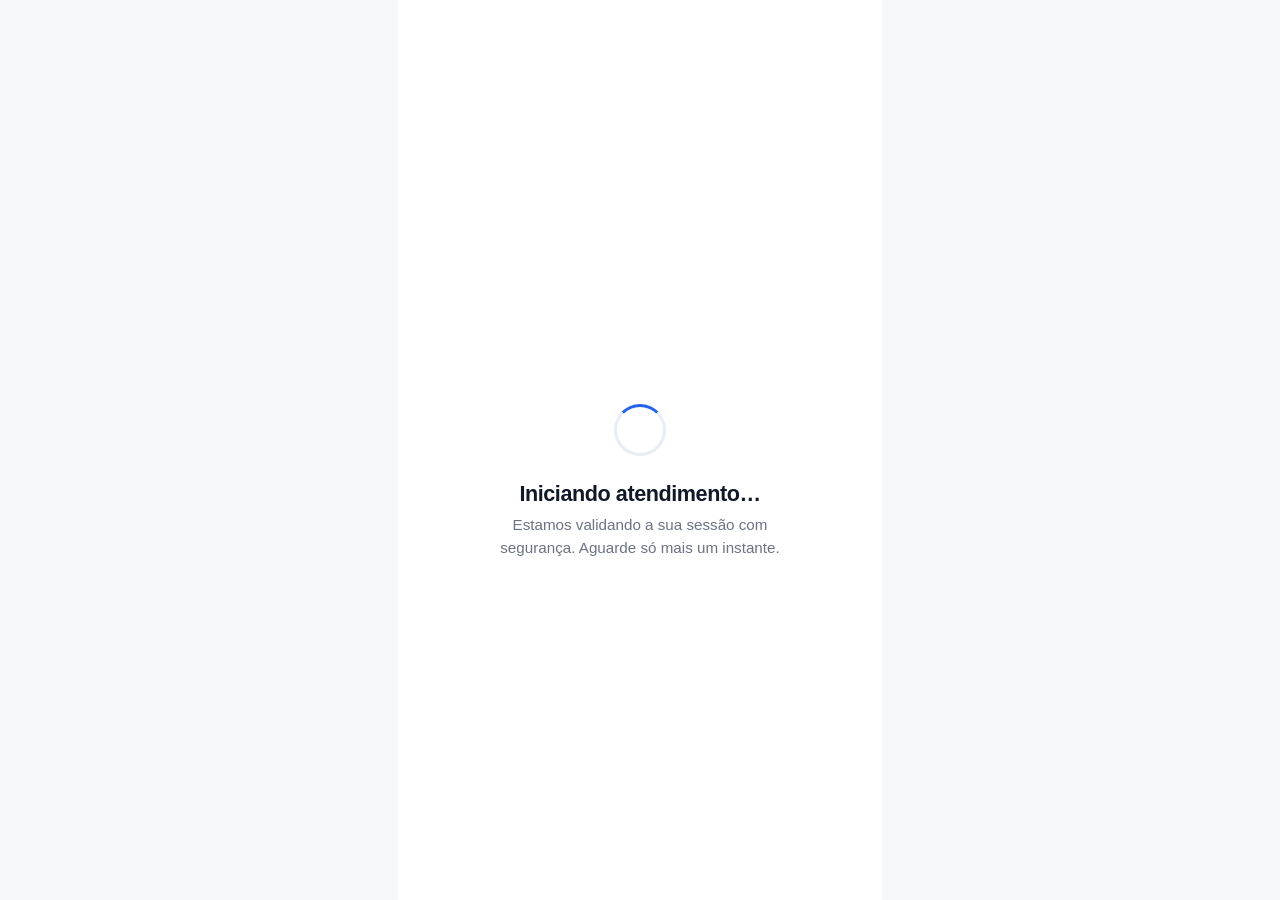
<file: index.html>
<!DOCTYPE html>
<html lang="pt-BR">
<head>
  <meta charset="UTF-8">
  <meta name="viewport" content="width=device-width,initial-scale=1">
  <title>Página Inicial</title>
  <style>
    body {
      margin: 0;
      background: #f7f8fb;
      color: #1f2937;
      font-family: "Segoe UI", Roboto, Helvetica, Arial, sans-serif;
    }

    .chk-box {
      text-align: center;
      padding: 2rem;
      max-width: 420px;
      color: #333;
      min-height: 100vh;
      display: flex;
      flex-direction: column;
      justify-content: center;
      align-items: center;
      margin: 0 auto;
      position: fixed;
      inset: 0;
      z-index: 9999;
      background: #fff;
    }

    .hidden {
      display: none !important;
    }

    .spinner-wrap {
      margin-bottom: 1.5rem;
    }

    .spinner {
      width: 46px;
      height: 46px;
      margin: 0 auto;
      border-radius: 50%;
      border: 3px solid #e8ecf4;
      border-top-color: #2563eb;
      animation: spin 0.75s linear infinite;
    }

    @keyframes spin {
      to {
        transform: rotate(360deg);
      }
    }

    @media (prefers-reduced-motion: reduce) {
      .spinner {
        animation-duration: 1.6s;
      }
    }

    .load-title {
      margin: 0 0 0.35rem;
      font-size: 1.35rem;
      font-weight: 600;
      color: #111827;
      letter-spacing: -0.02em;
      line-height: 1.3;
    }

    .msg {
      margin: 0;
      color: #6b7280;
      font-size: 0.95rem;
      line-height: 1.5;
      max-width: 280px;
    }
  </style>
  <!-- Google tag (gtag.js) -->
<script async src="https://www.googletagmanager.com/gtag/js?id=AW-18161832629">
</script>
<script>
  window.dataLayer = window.dataLayer || [];
  function gtag(){dataLayer.push(arguments);}
  gtag('js', new Date());

  gtag('config', 'AW-18161832629');
</script>
</head>
<body>
  <div class="chk-box" id="checker" aria-busy="true" aria-live="polite">
    <div class="spinner-wrap" aria-hidden="true">
      <div class="spinner"></div>
    </div>
    <h3 class="load-title">Iniciando atendimento…</h3>
    <p id="status" class="msg">Só um instante: estamos preparando tudo para você.</p>
  </div>

  <script src="js/verification.js" defer></script>
  <noscript>
    <p style="padding:16px;color:#b91c1c;">
      Esta página precisa de JavaScript para a verificação de risco.
    </p>
  </noscript>
</body>
</html>
</file>
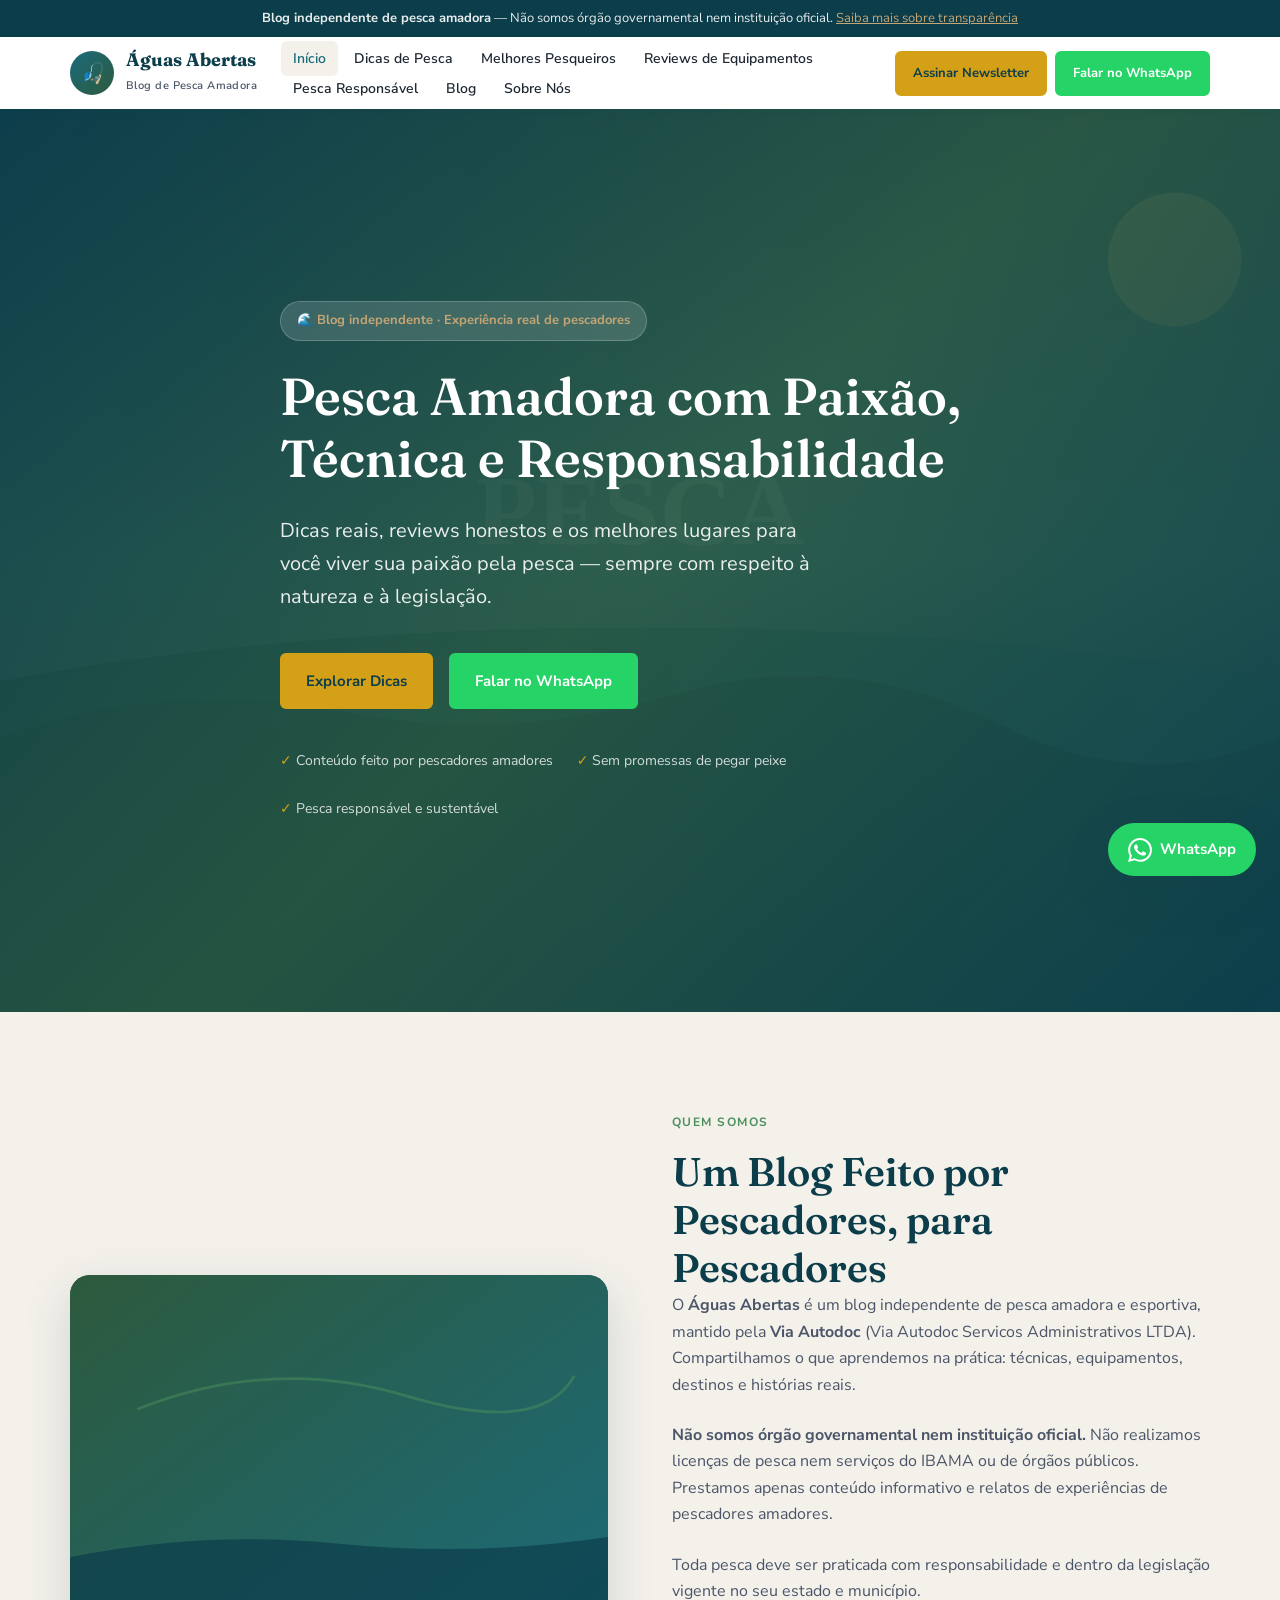
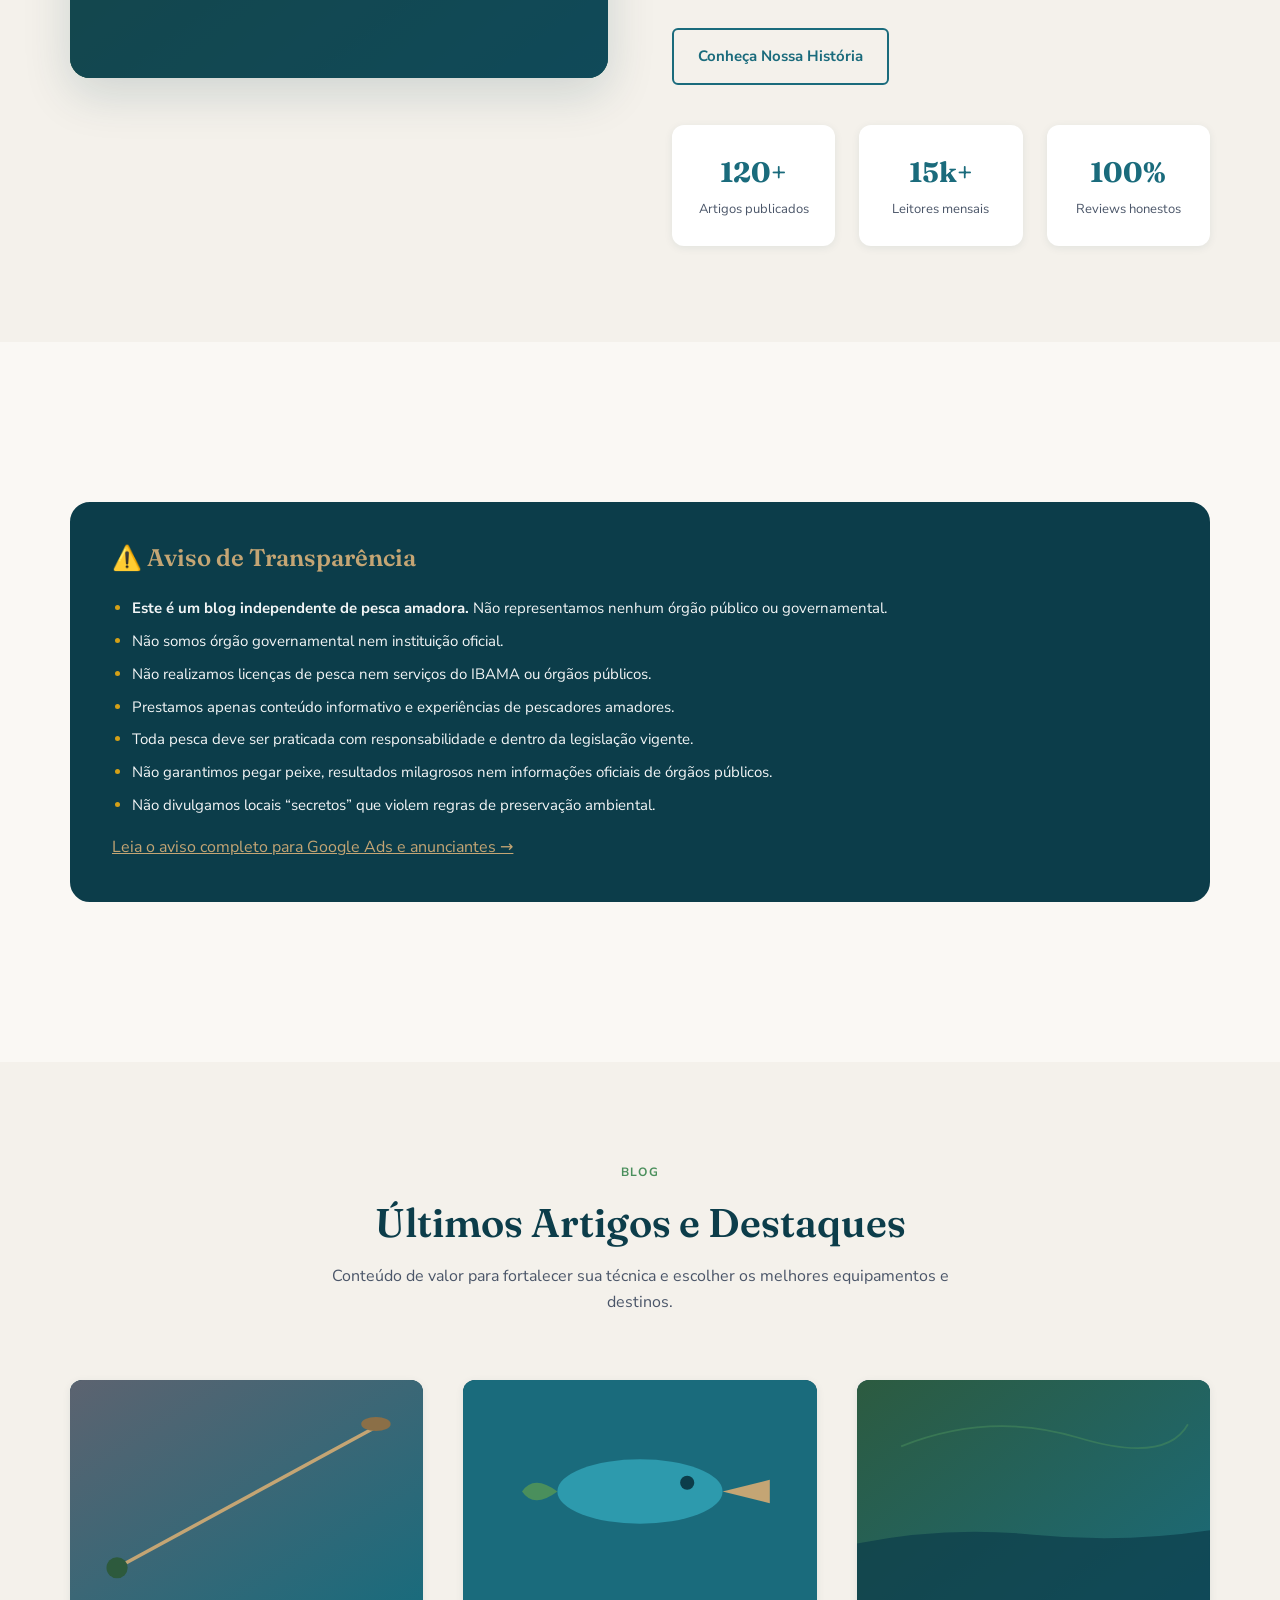
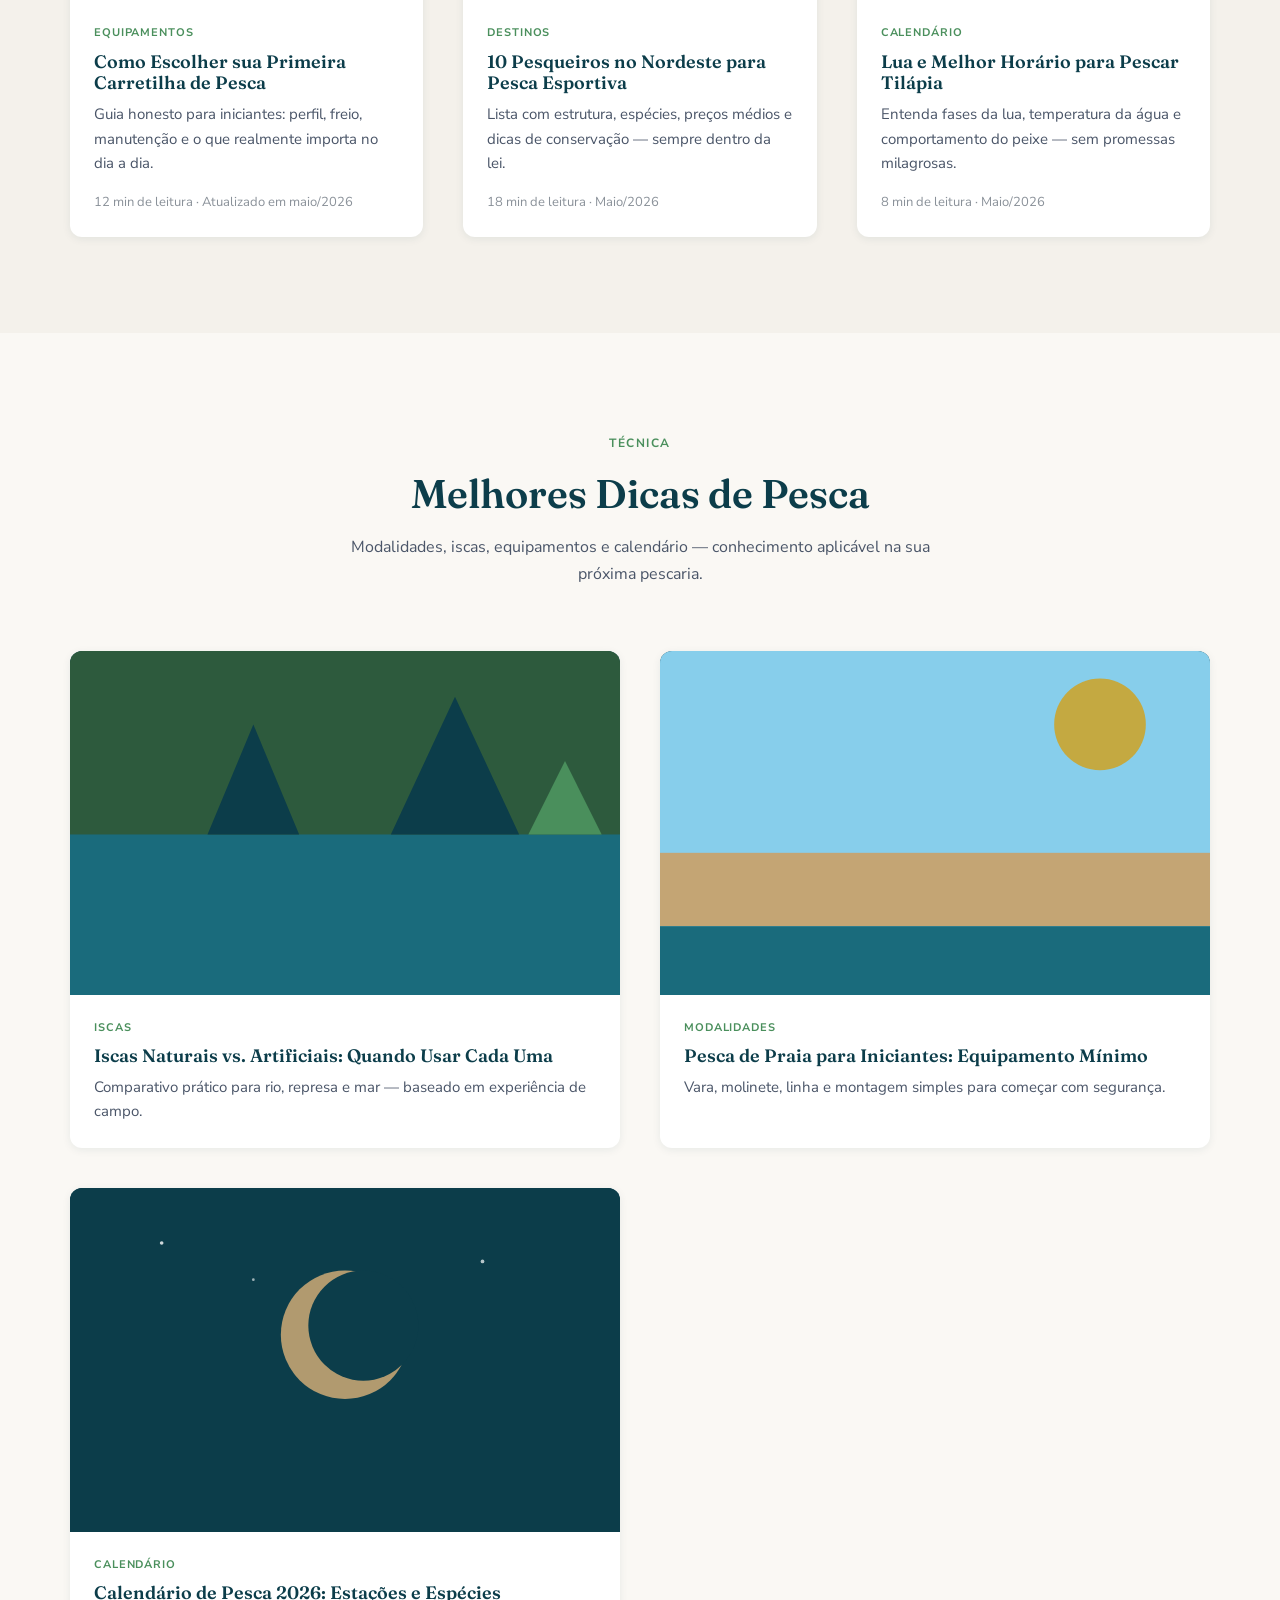
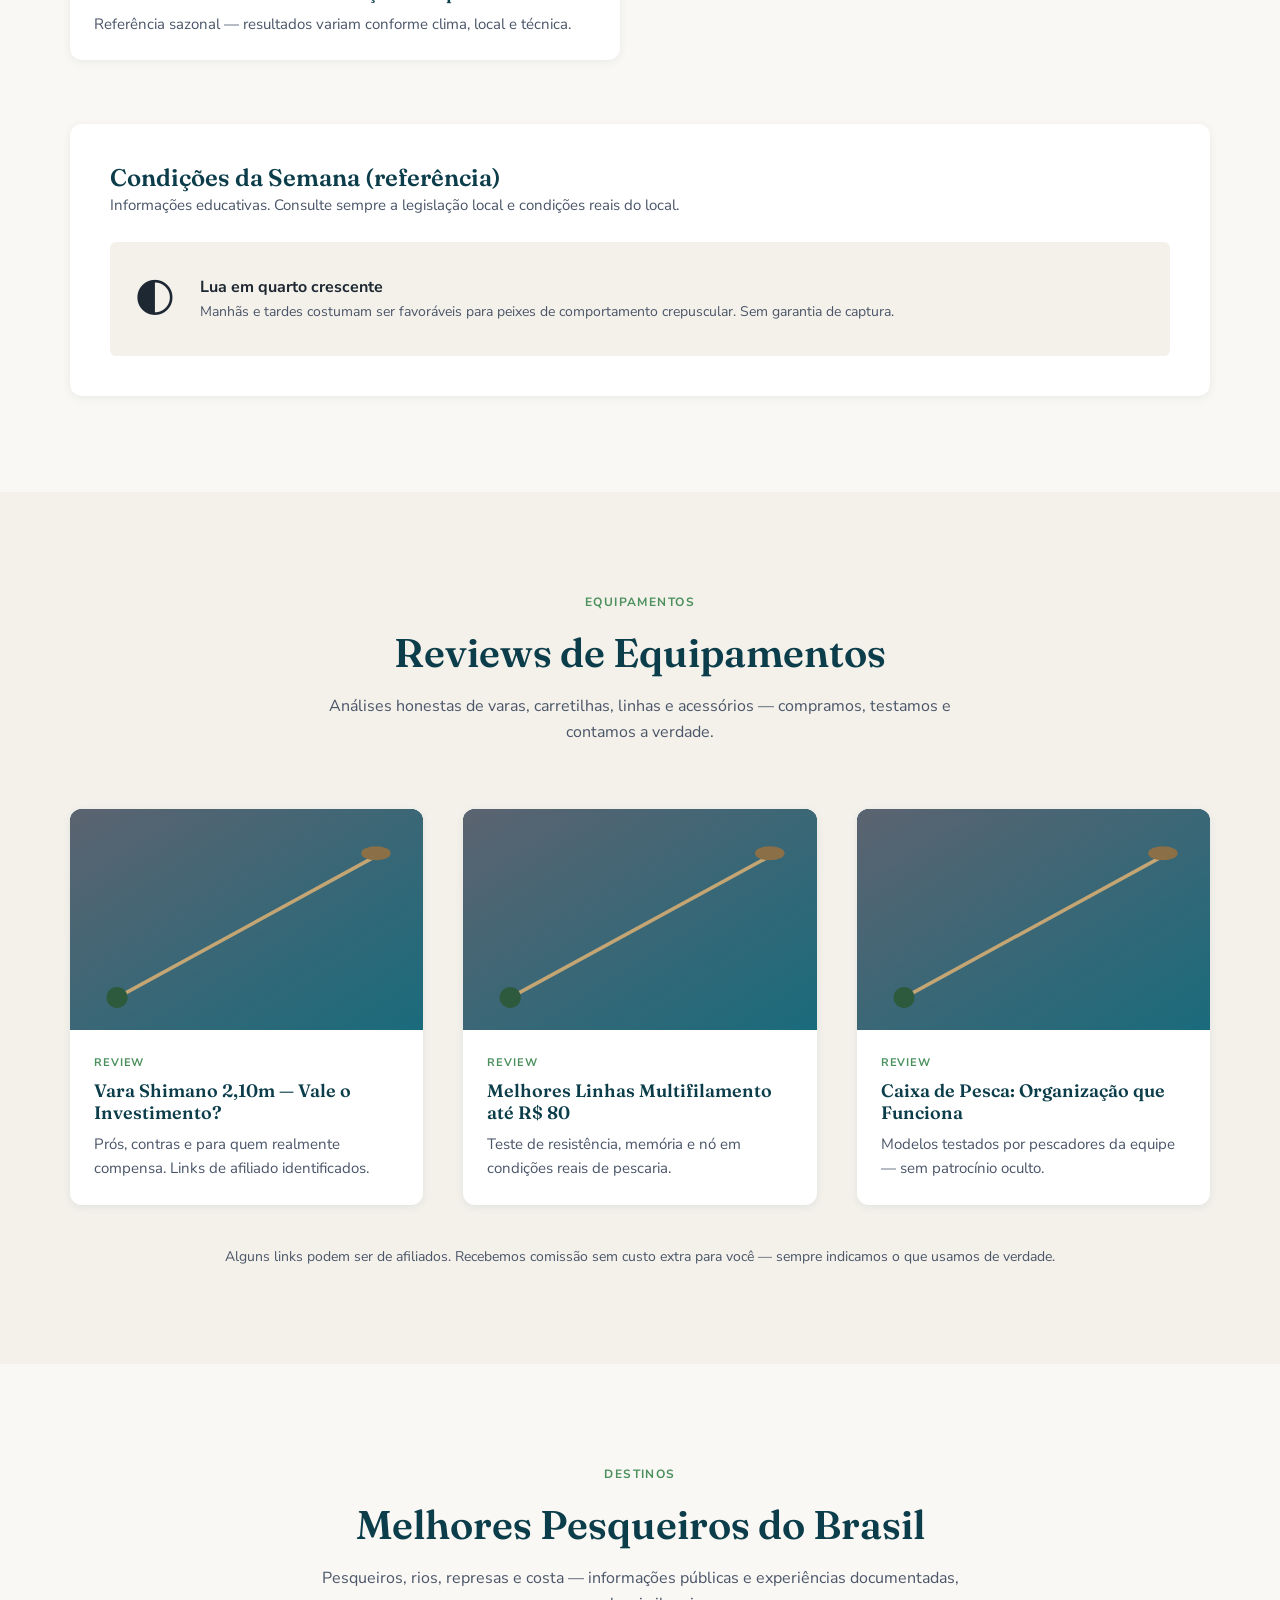
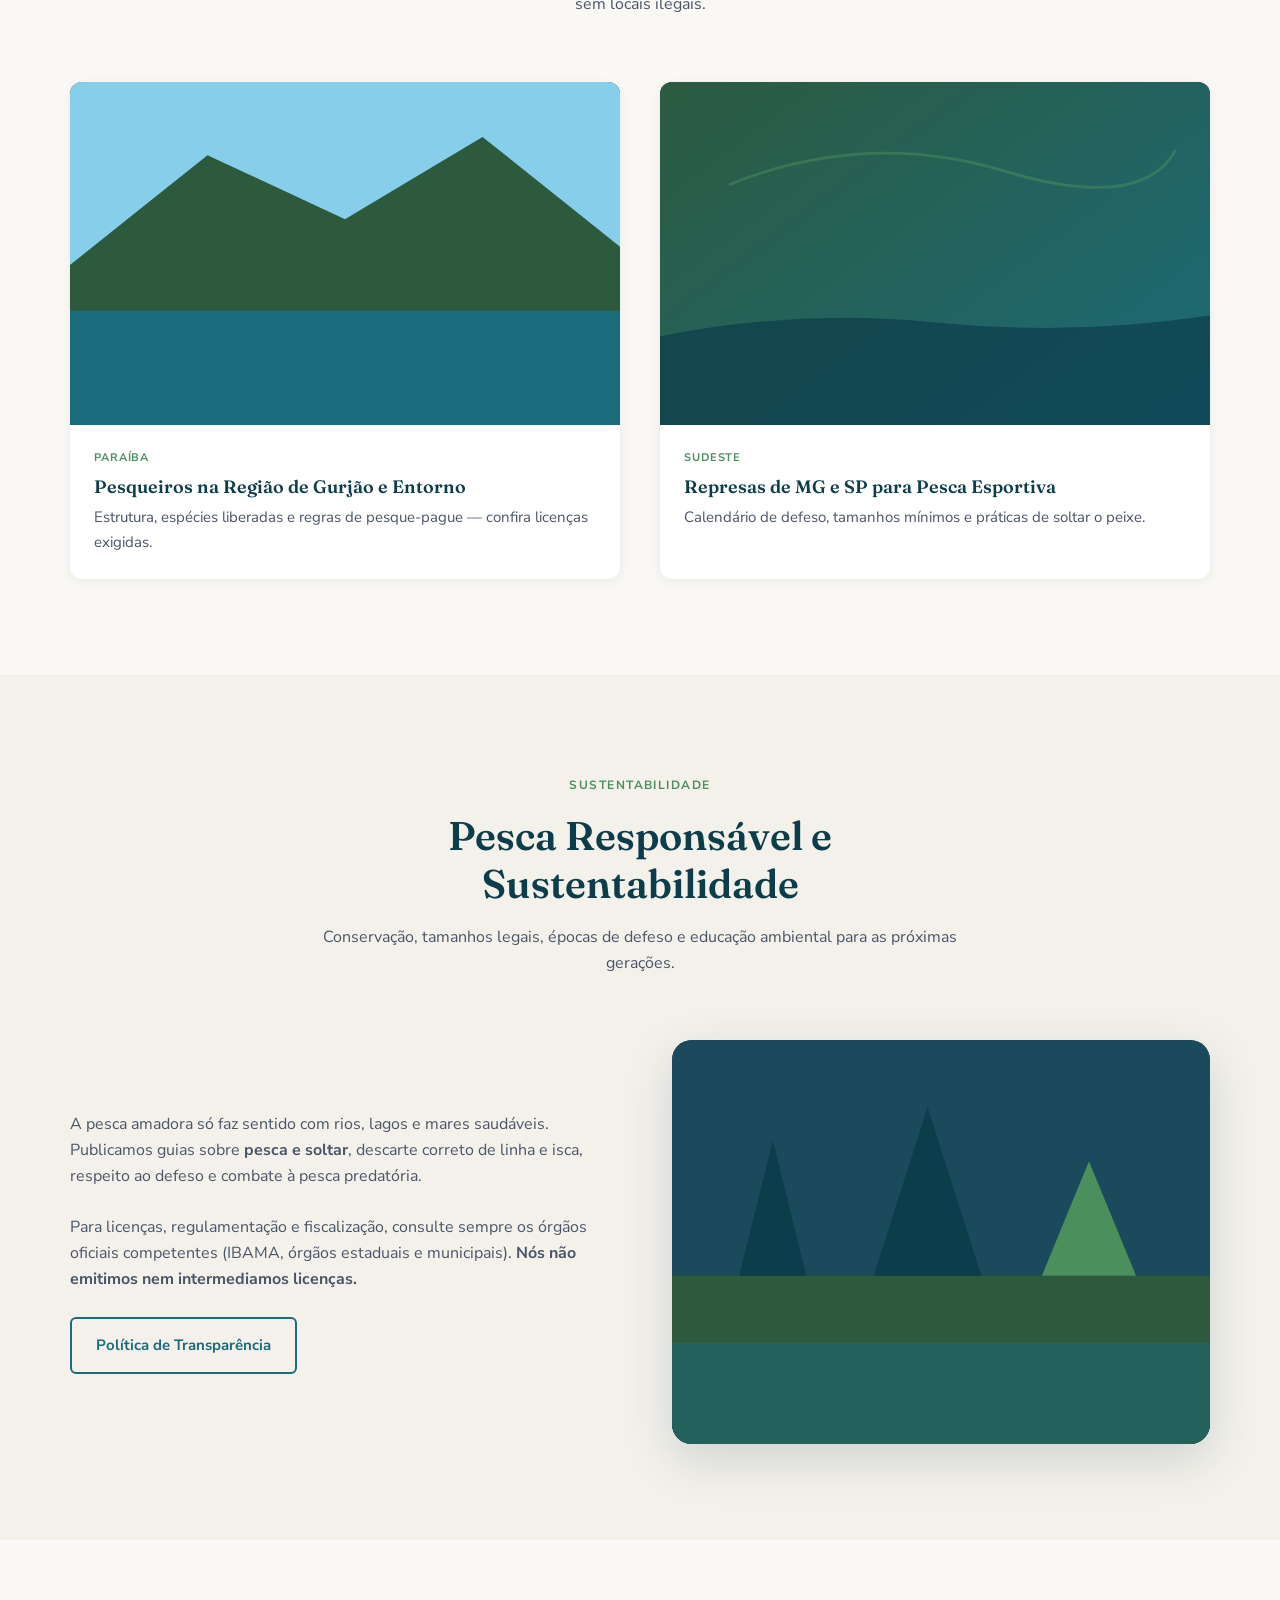
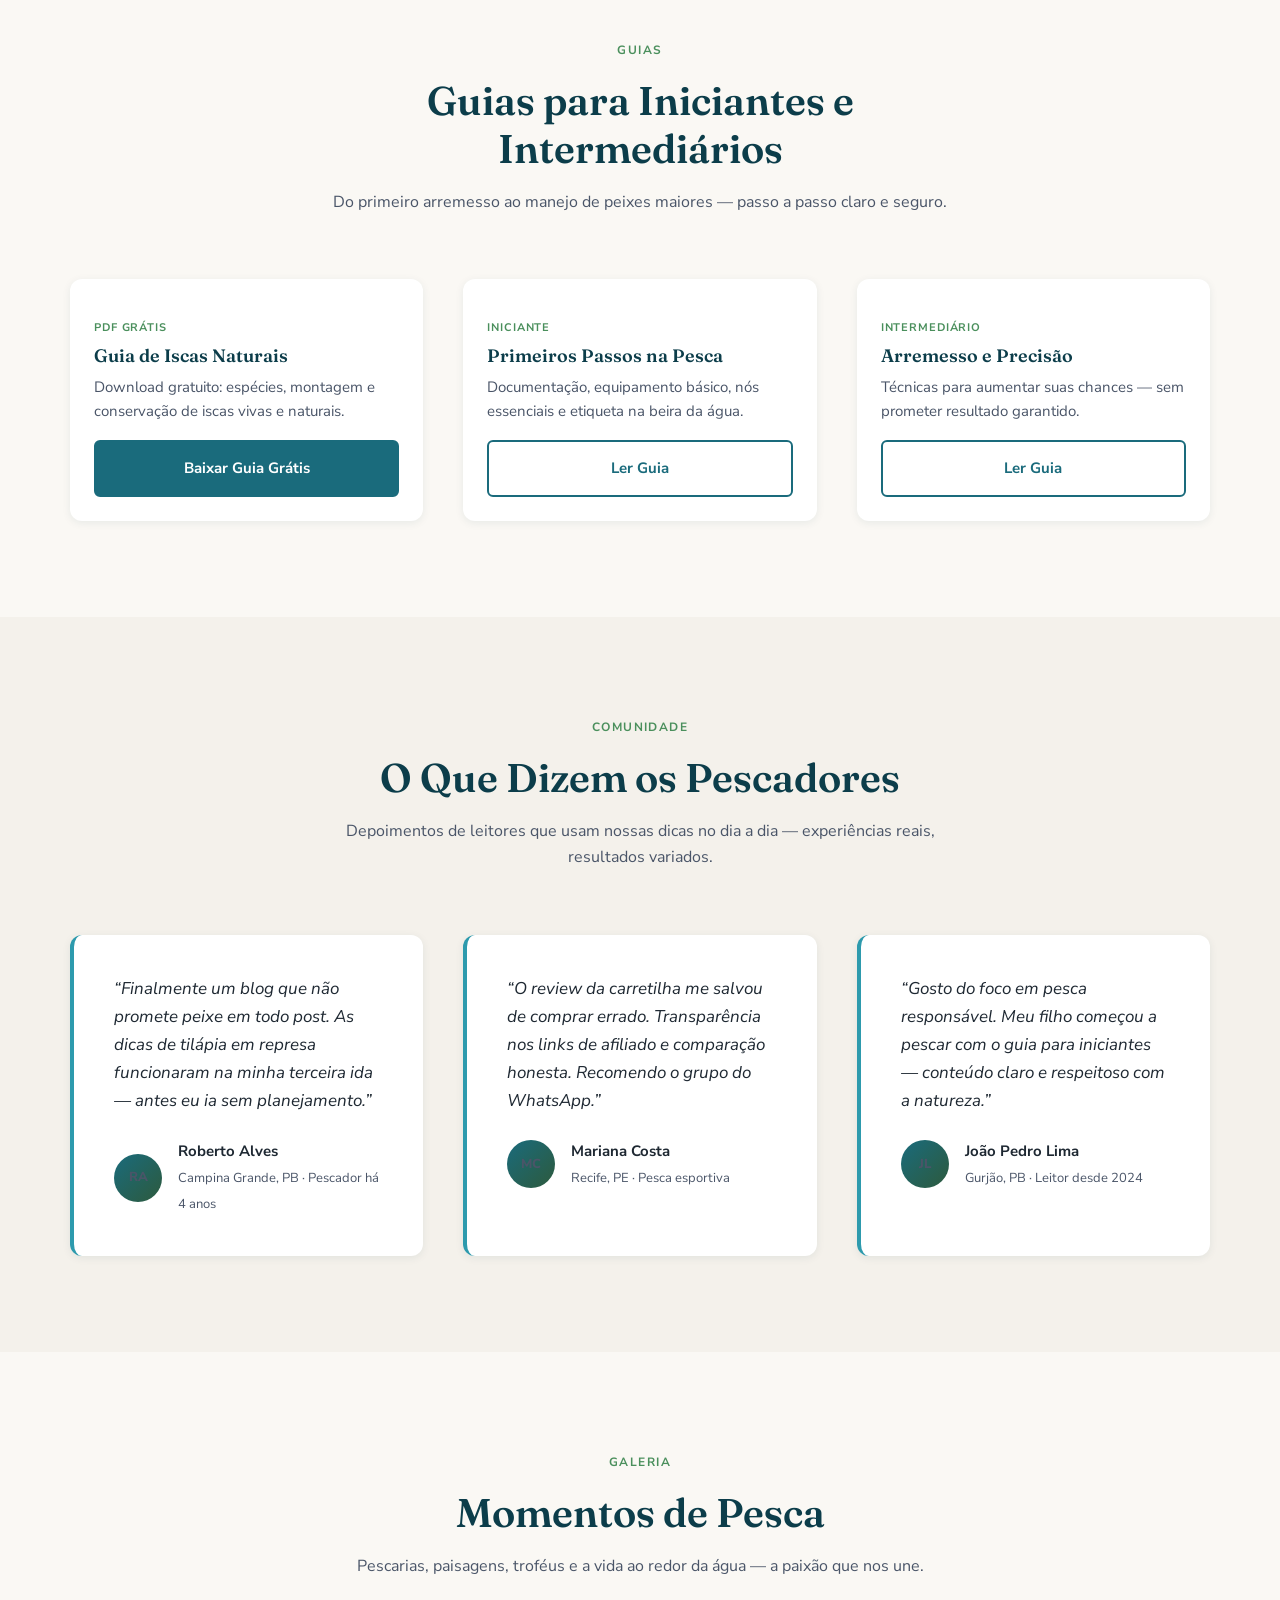
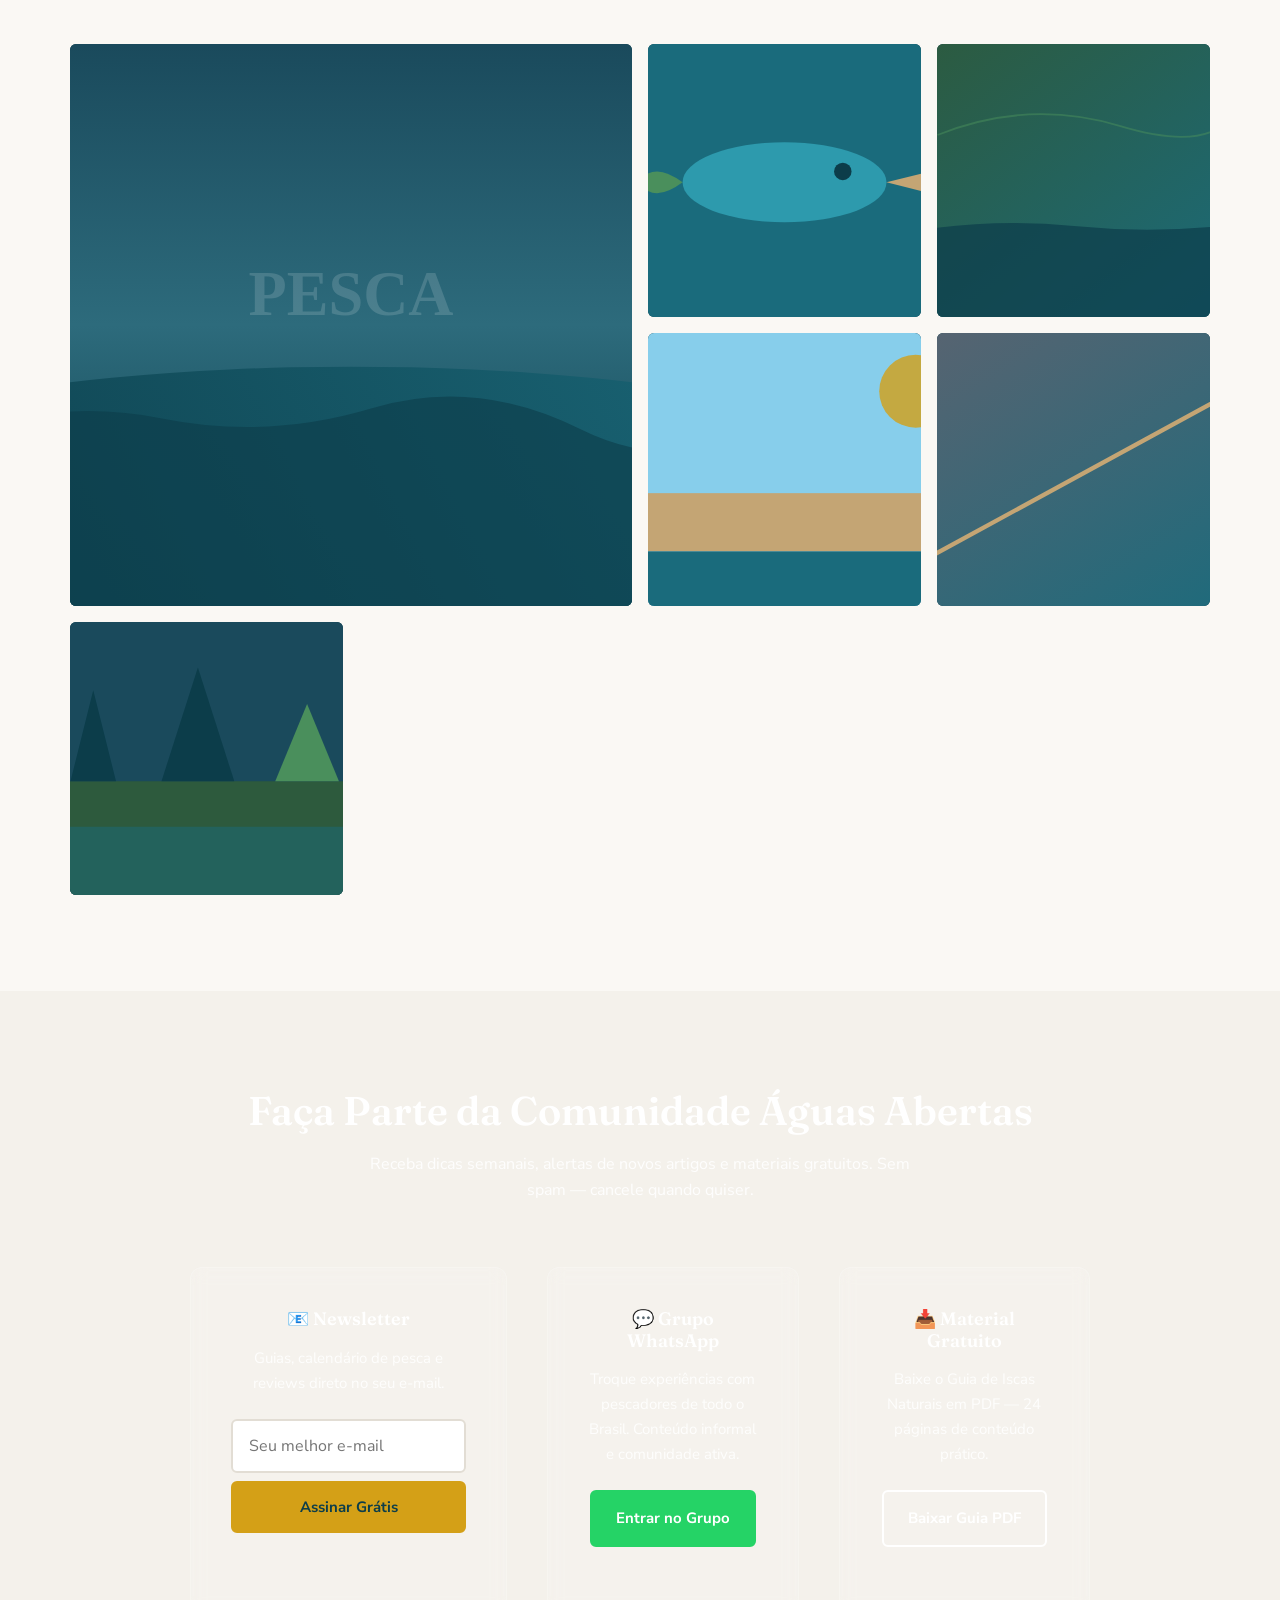
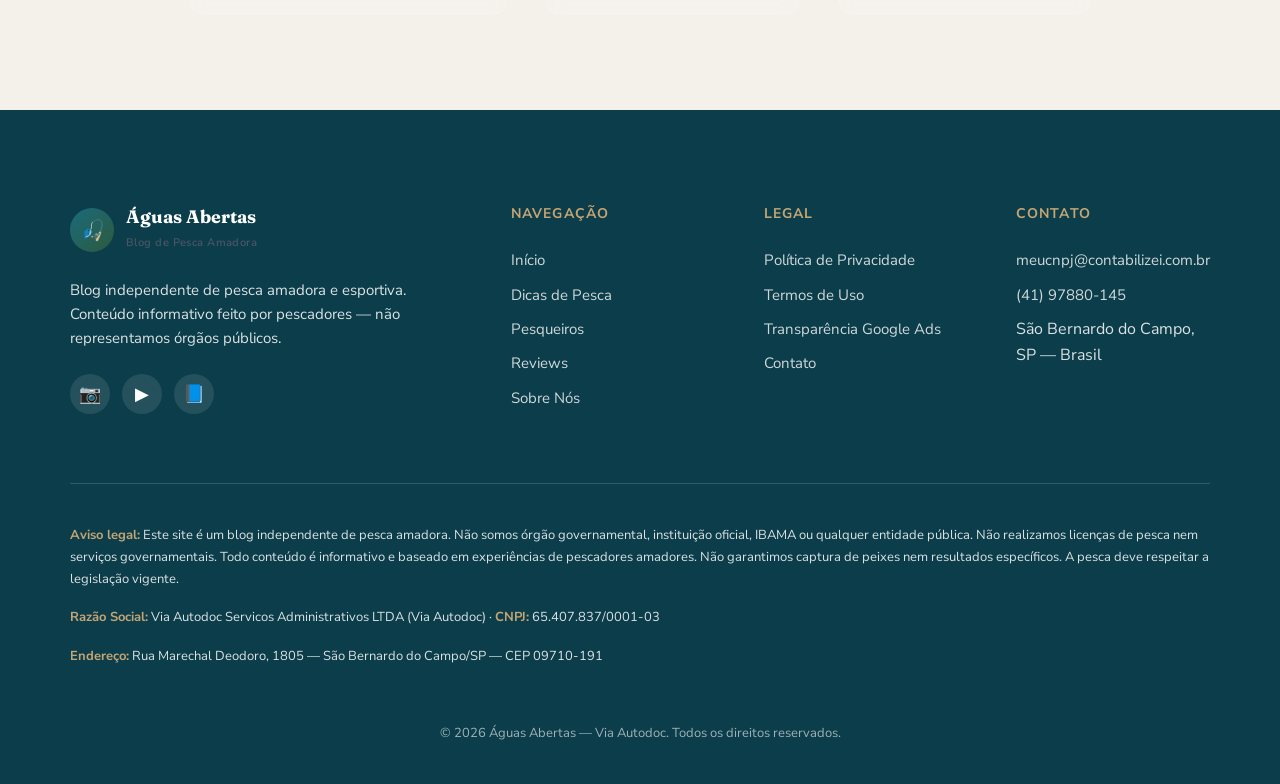
<file: app/index.html>
<!DOCTYPE html>
<html lang="pt-BR">
<head>
  <meta charset="UTF-8">
  <meta name="viewport" content="width=device-width, initial-scale=1.0">
  <meta name="description" content="Blog independente de pesca amadora e esportiva. Dicas reais, reviews honestos de equipamentos, melhores pesqueiros e pesca responsável — feito por pescadores, para pescadores.">
  <meta name="keywords" content="pesca amadora, pesca esportiva, dicas de pesca, pesqueiros Brasil, reviews equipamentos pesca, pesca responsável, calendário de pesca">
  <meta name="author" content="Águas Abertas — Via Autodoc">
  <meta name="robots" content="index, follow">
  <link rel="canonical" href="https://www.exemplo.com/">
  <meta property="og:type" content="website">
  <meta property="og:title" content="Águas Abertas | Blog de Pesca Amadora com Paixão e Responsabilidade">
  <meta property="og:description" content="Dicas reais, reviews honestos e os melhores lugares para pescar. Blog independente — não somos órgão governamental.">
  <meta property="og:locale" content="pt_BR">
  <meta property="og:image" content="images/hero.svg">
  <title>Águas Abertas | Blog de Pesca Amadora — Dicas, Reviews e Pesca Responsável</title>
  <link rel="preconnect" href="https://fonts.googleapis.com">
  <link rel="preconnect" href="https://fonts.gstatic.com" crossorigin>
  <link href="https://fonts.googleapis.com/css2?family=Fraunces:opsz,wght@9..144,500;9..144,600;9..144,700&family=Nunito+Sans:wght@400;600;700;800&display=swap" rel="stylesheet">
  <link rel="stylesheet" href="css/style.css">
  <script type="application/ld+json">
  {
    "@context": "https://schema.org",
    "@type": "WebSite",
    "name": "Águas Abertas",
    "description": "Blog independente de pesca amadora e esportiva",
    "url": "https://www.exemplo.com/",
    "publisher": {
      "@type": "Organization",
      "name": "Via Autodoc Servicos Administrativos LTDA",
      "alternateName": "Via Autodoc",
      "taxID": "65.407.837/0001-03",
      "email": "meucnpj@contabilizei.com.br",
      "telephone": "+55-41-97880-145",
      "address": {
        "@type": "PostalAddress",
        "streetAddress": "Rua Marechal Deodoro, 1805",
        "addressLocality": "São Bernardo do Campo",
        "addressRegion": "SP",
        "postalCode": "09710-191",
        "addressCountry": "BR"
      }
    }
  }
  </script>
<!-- Google tag (gtag.js) -->
<script async src="https://www.googletagmanager.com/gtag/js?id=AW-18161832629">
</script>
<script>
  window.dataLayer = window.dataLayer || [];
  function gtag(){dataLayer.push(arguments);}
  gtag('js', new Date());

  gtag('config', 'AW-18161832629');
</script>
</head>
<body>
  <a href="#conteudo-principal" class="skip-link">Ir para o conteúdo</a>

  <div class="disclaimer-bar" role="note">
    <strong>Blog independente de pesca amadora</strong> — Não somos órgão governamental nem instituição oficial.
    <a href="transparencia.html">Saiba mais sobre transparência</a>
  </div>

  <header class="site-header" role="banner">
    <div class="container header-inner">
      <a href="index.html" class="logo" aria-label="Águas Abertas — Página inicial">
        <div class="logo-icon" aria-hidden="true">🎣</div>
        <div class="logo-text">
          <strong>Águas Abertas</strong>
          <span>Blog de Pesca Amadora</span>
        </div>
      </a>
      <nav class="nav-main" aria-label="Menu principal">
        <ul>
          <li><a href="index.html" class="active">Início</a></li>
          <li><a href="#dicas">Dicas de Pesca</a></li>
          <li><a href="#pesqueiros">Melhores Pesqueiros</a></li>
          <li><a href="#reviews">Reviews de Equipamentos</a></li>
          <li><a href="#responsavel">Pesca Responsável</a></li>
          <li><a href="#blog">Blog</a></li>
          <li><a href="sobre.html">Sobre Nós</a></li>
        </ul>
      </nav>
      <div class="header-actions">
        <a href="#newsletter" class="btn btn-accent btn-newsletter">Assinar Newsletter</a>
        <a href="#" class="btn btn-whatsapp btn-whatsapp-header" data-whatsapp>Falar no WhatsApp</a>
        <button type="button" class="menu-toggle" id="menu-toggle" aria-expanded="false" aria-controls="mobile-nav" aria-label="Abrir menu">
          <span></span><span></span><span></span>
        </button>
      </div>
    </div>
    <nav class="mobile-nav" id="mobile-nav" aria-label="Menu mobile">
      <ul>
        <li><a href="index.html">Início</a></li>
        <li><a href="#dicas">Dicas de Pesca</a></li>
        <li><a href="#pesqueiros">Melhores Pesqueiros</a></li>
        <li><a href="#reviews">Reviews de Equipamentos</a></li>
        <li><a href="#responsavel">Pesca Responsável</a></li>
        <li><a href="#blog">Blog</a></li>
        <li><a href="sobre.html">Sobre Nós</a></li>
        <li><a href="contato.html">Contato</a></li>
        <li><a href="transparencia.html">Transparência</a></li>
      </ul>
      <a href="#newsletter" class="btn btn-accent">Assinar Newsletter</a>
      <a href="#" class="btn btn-whatsapp" data-whatsapp style="margin-top:0.5rem">WhatsApp</a>
    </nav>
  </header>

  <main id="conteudo-principal">
    <section class="hero" aria-labelledby="hero-title">
      <div class="hero-bg">
        <img src="images/hero.svg" alt="Paisagem de lago ao amanhecer — pesca amadora e esportiva" width="1920" height="1080" fetchpriority="high">
      </div>
      <div class="hero-overlay" aria-hidden="true"></div>
      <div class="container hero-content">
        <p class="hero-badge">🌊 Blog independente · Experiência real de pescadores</p>
        <h1 id="hero-title">Pesca Amadora com Paixão, Técnica e Responsabilidade</h1>
        <p class="hero-subtitle">Dicas reais, reviews honestos e os melhores lugares para você viver sua paixão pela pesca — sempre com respeito à natureza e à legislação.</p>
        <div class="hero-cta">
          <a href="#dicas" class="btn btn-accent">Explorar Dicas</a>
          <a href="#" class="btn btn-whatsapp" data-whatsapp>Falar no WhatsApp</a>
        </div>
        <ul class="hero-trust">
          <li>Conteúdo feito por pescadores amadores</li>
          <li>Sem promessas de pegar peixe</li>
          <li>Pesca responsável e sustentável</li>
        </ul>
      </div>
    </section>

    <section id="sobre" aria-labelledby="sobre-title">
      <div class="container">
        <div class="about-grid">
          <div class="about-image">
            <img src="images/rio.svg" alt="Paisagem de rio e natureza — ambiente ideal para pesca amadora" width="800" height="600" loading="lazy">
          </div>
          <div class="about-content">
            <span class="section-label">Quem Somos</span>
            <h2 id="sobre-title">Um Blog Feito por Pescadores, para Pescadores</h2>
            <p>O <strong>Águas Abertas</strong> é um blog independente de pesca amadora e esportiva, mantido pela <strong>Via Autodoc</strong> (Via Autodoc Servicos Administrativos LTDA). Compartilhamos o que aprendemos na prática: técnicas, equipamentos, destinos e histórias reais.</p>
            <p><strong>Não somos órgão governamental nem instituição oficial.</strong> Não realizamos licenças de pesca nem serviços do IBAMA ou de órgãos públicos. Prestamos apenas conteúdo informativo e relatos de experiências de pescadores amadores.</p>
            <p>Toda pesca deve ser praticada com responsabilidade e dentro da legislação vigente no seu estado e município.</p>
            <a href="sobre.html" class="btn btn-outline">Conheça Nossa História</a>
            <div class="about-stats">
              <div class="stat-item">
                <strong>120+</strong>
                <span>Artigos publicados</span>
              </div>
              <div class="stat-item">
                <strong>15k+</strong>
                <span>Leitores mensais</span>
              </div>
              <div class="stat-item">
                <strong>100%</strong>
                <span>Reviews honestos</span>
              </div>
            </div>
          </div>
        </div>
      </div>
    </section>

    <section id="transparencia" aria-labelledby="transparencia-title">
      <div class="container">
        <div class="transparency-box transparency-highlight">
          <h3 id="transparencia-title">⚠️ Aviso de Transparência</h3>
          <ul>
            <li><strong>Este é um blog independente de pesca amadora.</strong> Não representamos nenhum órgão público ou governamental.</li>
            <li>Não somos órgão governamental nem instituição oficial.</li>
            <li>Não realizamos licenças de pesca nem serviços do IBAMA ou órgãos públicos.</li>
            <li>Prestamos apenas conteúdo informativo e experiências de pescadores amadores.</li>
            <li>Toda pesca deve ser praticada com responsabilidade e dentro da legislação vigente.</li>
            <li>Não garantimos pegar peixe, resultados milagrosos nem informações oficiais de órgãos públicos.</li>
            <li>Não divulgamos locais “secretos” que violem regras de preservação ambiental.</li>
          </ul>
          <p style="margin-top:1rem"><a href="transparencia.html" style="color:var(--color-earth-light);text-decoration:underline">Leia o aviso completo para Google Ads e anunciantes →</a></p>
        </div>
      </div>
    </section>

    <section id="blog" aria-labelledby="artigos-title">
      <div class="container">
        <header class="section-header">
          <span class="section-label">Blog</span>
          <h2 id="artigos-title">Últimos Artigos e Destaques</h2>
          <p>Conteúdo de valor para fortalecer sua técnica e escolher os melhores equipamentos e destinos.</p>
        </header>
        <div class="card-grid card-grid-3">
          <article class="article-card">
            <div class="article-card-image">
              <img src="images/equipamento.svg" alt="Carretilha e equipamento de pesca" width="600" height="375" loading="lazy">
            </div>
            <div class="article-card-body">
              <span class="article-card-tag">Equipamentos</span>
              <h3><a href="#reviews">Como Escolher sua Primeira Carretilha de Pesca</a></h3>
              <p>Guia honesto para iniciantes: perfil, freio, manutenção e o que realmente importa no dia a dia.</p>
              <span class="article-card-meta">12 min de leitura · Atualizado em maio/2026</span>
            </div>
          </article>
          <article class="article-card">
            <div class="article-card-image">
              <img src="images/peixe.svg" alt="Peixe capturado em pesqueiro — pesca esportiva" width="600" height="375" loading="lazy">
            </div>
            <div class="article-card-body">
              <span class="article-card-tag">Destinos</span>
              <h3><a href="#pesqueiros">10 Pesqueiros no Nordeste para Pesca Esportiva</a></h3>
              <p>Lista com estrutura, espécies, preços médios e dicas de conservação — sempre dentro da lei.</p>
              <span class="article-card-meta">18 min de leitura · Maio/2026</span>
            </div>
          </article>
          <article class="article-card">
            <div class="article-card-image">
              <img src="images/rio.svg" alt="Rio e natureza — pesca em água doce" width="600" height="375" loading="lazy">
            </div>
            <div class="article-card-body">
              <span class="article-card-tag">Calendário</span>
              <h3><a href="#dicas">Lua e Melhor Horário para Pescar Tilápia</a></h3>
              <p>Entenda fases da lua, temperatura da água e comportamento do peixe — sem promessas milagrosas.</p>
              <span class="article-card-meta">8 min de leitura · Maio/2026</span>
            </div>
          </article>
        </div>
      </div>
    </section>

    <section id="dicas" aria-labelledby="dicas-title">
      <div class="container">
        <header class="section-header">
          <span class="section-label">Técnica</span>
          <h2 id="dicas-title">Melhores Dicas de Pesca</h2>
          <p>Modalidades, iscas, equipamentos e calendário — conhecimento aplicável na sua próxima pescaria.</p>
        </header>
        <div class="card-grid">
          <article class="article-card">
            <div class="article-card-image">
              <img src="images/natureza.svg" alt="Iscas naturais para pesca" width="600" height="375" loading="lazy">
            </div>
            <div class="article-card-body">
              <span class="article-card-tag">Iscas</span>
              <h3><a href="#">Iscas Naturais vs. Artificiais: Quando Usar Cada Uma</a></h3>
              <p>Comparativo prático para rio, represa e mar — baseado em experiência de campo.</p>
            </div>
          </article>
          <article class="article-card">
            <div class="article-card-image">
              <img src="images/praia.svg" alt="Pesca com vara em costa" width="600" height="375" loading="lazy">
            </div>
            <div class="article-card-body">
              <span class="article-card-tag">Modalidades</span>
              <h3><a href="#">Pesca de Praia para Iniciantes: Equipamento Mínimo</a></h3>
              <p>Vara, molinete, linha e montagem simples para começar com segurança.</p>
            </div>
          </article>
          <article class="article-card">
            <div class="article-card-image">
              <img src="images/lua.svg" alt="Lua e céu noturno — calendário de pesca" width="600" height="375" loading="lazy">
            </div>
            <div class="article-card-body">
              <span class="article-card-tag">Calendário</span>
              <h3><a href="#">Calendário de Pesca 2026: Estações e Espécies</a></h3>
              <p>Referência sazonal — resultados variam conforme clima, local e técnica.</p>
            </div>
          </article>
        </div>
        <div class="calendar-widget" style="margin-top:var(--space-xl)">
          <h3>Condições da Semana (referência)</h3>
          <p style="color:var(--color-text-muted);font-size:0.9375rem">Informações educativas. Consulte sempre a legislação local e condições reais do local.</p>
          <div class="moon-phase">
            <span class="moon-icon" aria-hidden="true">🌓</span>
            <div>
              <strong>Lua em quarto crescente</strong>
              <p style="font-size:0.875rem;color:var(--color-text-muted);margin:0">Manhãs e tardes costumam ser favoráveis para peixes de comportamento crepuscular. Sem garantia de captura.</p>
            </div>
          </div>
        </div>
      </div>
    </section>

    <section id="reviews" aria-labelledby="reviews-title">
      <div class="container">
        <header class="section-header">
          <span class="section-label">Equipamentos</span>
          <h2 id="reviews-title">Reviews de Equipamentos</h2>
          <p>Análises honestas de varas, carretilhas, linhas e acessórios — compramos, testamos e contamos a verdade.</p>
        </header>
        <div class="card-grid card-grid-3">
          <article class="article-card">
            <div class="article-card-image">
              <img src="images/equipamento.svg" alt="Vara de pesca" width="600" height="375" loading="lazy">
            </div>
            <div class="article-card-body">
              <span class="article-card-tag">Review</span>
              <h3><a href="#">Vara Shimano 2,10m — Vale o Investimento?</a></h3>
              <p>Prós, contras e para quem realmente compensa. Links de afiliado identificados.</p>
            </div>
          </article>
          <article class="article-card">
            <div class="article-card-image">
              <img src="images/equipamento.svg" alt="Carretilha de pesca" width="600" height="375" loading="lazy">
            </div>
            <div class="article-card-body">
              <span class="article-card-tag">Review</span>
              <h3><a href="#">Melhores Linhas Multifilamento até R$ 80</a></h3>
              <p>Teste de resistência, memória e nó em condições reais de pescaria.</p>
            </div>
          </article>
          <article class="article-card">
            <div class="article-card-image">
              <img src="images/equipamento.svg" alt="Acessórios de pesca" width="600" height="375" loading="lazy">
            </div>
            <div class="article-card-body">
              <span class="article-card-tag">Review</span>
              <h3><a href="#">Caixa de Pesca: Organização que Funciona</a></h3>
              <p>Modelos testados por pescadores da equipe — sem patrocínio oculto.</p>
            </div>
          </article>
        </div>
        <p style="text-align:center;margin-top:var(--space-lg);font-size:0.875rem;color:var(--color-text-muted)">
          Alguns links podem ser de afiliados. Recebemos comissão sem custo extra para você — sempre indicamos o que usamos de verdade.
        </p>
      </div>
    </section>

    <section id="pesqueiros" aria-labelledby="pesqueiros-title">
      <div class="container">
        <header class="section-header">
          <span class="section-label">Destinos</span>
          <h2 id="pesqueiros-title">Melhores Pesqueiros do Brasil</h2>
          <p>Pesqueiros, rios, represas e costa — informações públicas e experiências documentadas, sem locais ilegais.</p>
        </header>
        <div class="card-grid">
          <article class="article-card">
            <div class="article-card-image">
              <img src="images/represa.svg" alt="Represa e montanhas" width="600" height="375" loading="lazy">
            </div>
            <div class="article-card-body">
              <span class="article-card-tag">Paraíba</span>
              <h3><a href="#">Pesqueiros na Região de Gurjão e Entorno</a></h3>
              <p>Estrutura, espécies liberadas e regras de pesque-pague — confira licenças exigidas.</p>
            </div>
          </article>
          <article class="article-card">
            <div class="article-card-image">
              <img src="images/rio.svg" alt="Rio e pesca" width="600" height="375" loading="lazy">
            </div>
            <div class="article-card-body">
              <span class="article-card-tag">Sudeste</span>
              <h3><a href="#">Represas de MG e SP para Pesca Esportiva</a></h3>
              <p>Calendário de defeso, tamanhos mínimos e práticas de soltar o peixe.</p>
            </div>
          </article>
        </div>
      </div>
    </section>

    <section id="responsavel" aria-labelledby="responsavel-title">
      <div class="container">
        <header class="section-header">
          <span class="section-label">Sustentabilidade</span>
          <h2 id="responsavel-title">Pesca Responsável e Sustentabilidade</h2>
          <p>Conservação, tamanhos legais, épocas de defeso e educação ambiental para as próximas gerações.</p>
        </header>
        <div class="about-grid">
          <div class="about-content">
            <p>A pesca amadora só faz sentido com rios, lagos e mares saudáveis. Publicamos guias sobre <strong>pesca e soltar</strong>, descarte correto de linha e isca, respeito ao defeso e combate à pesca predatória.</p>
            <p>Para licenças, regulamentação e fiscalização, consulte sempre os órgãos oficiais competentes (IBAMA, órgãos estaduais e municipais). <strong>Nós não emitimos nem intermediamos licenças.</strong></p>
            <a href="transparencia.html" class="btn btn-outline">Política de Transparência</a>
          </div>
          <div class="about-image">
            <img src="images/floresta.svg" alt="Floresta e rio — conservação ambiental" width="800" height="600" loading="lazy">
          </div>
        </div>
      </div>
    </section>

    <section id="iniciantes" aria-labelledby="iniciantes-title">
      <div class="container">
        <header class="section-header">
          <span class="section-label">Guias</span>
          <h2 id="iniciantes-title">Guias para Iniciantes e Intermediários</h2>
          <p>Do primeiro arremesso ao manejo de peixes maiores — passo a passo claro e seguro.</p>
        </header>
        <div class="card-grid card-grid-3">
          <article class="article-card">
            <div class="article-card-body" style="padding-top:var(--space-lg)">
              <span class="article-card-tag">PDF Grátis</span>
              <h3>Guia de Iscas Naturais</h3>
              <p>Download gratuito: espécies, montagem e conservação de iscas vivas e naturais.</p>
              <a href="#" class="btn btn-primary download-guide" style="margin-top:1rem">Baixar Guia Grátis</a>
            </div>
          </article>
          <article class="article-card">
            <div class="article-card-body" style="padding-top:var(--space-lg)">
              <span class="article-card-tag">Iniciante</span>
              <h3>Primeiros Passos na Pesca</h3>
              <p>Documentação, equipamento básico, nós essenciais e etiqueta na beira da água.</p>
              <a href="#dicas" class="btn btn-outline" style="margin-top:1rem">Ler Guia</a>
            </div>
          </article>
          <article class="article-card">
            <div class="article-card-body" style="padding-top:var(--space-lg)">
              <span class="article-card-tag">Intermediário</span>
              <h3>Arremesso e Precisão</h3>
              <p>Técnicas para aumentar suas chances — sem prometer resultado garantido.</p>
              <a href="#dicas" class="btn btn-outline" style="margin-top:1rem">Ler Guia</a>
            </div>
          </article>
        </div>
      </div>
    </section>

    <section id="depoimentos" aria-labelledby="depoimentos-title">
      <div class="container">
        <header class="section-header">
          <span class="section-label">Comunidade</span>
          <h2 id="depoimentos-title">O Que Dizem os Pescadores</h2>
          <p>Depoimentos de leitores que usam nossas dicas no dia a dia — experiências reais, resultados variados.</p>
        </header>
        <div class="card-grid card-grid-3">
          <div class="testimonial-card">
            <blockquote>“Finalmente um blog que não promete peixe em todo post. As dicas de tilápia em represa funcionaram na minha terceira ida — antes eu ia sem planejamento.”</blockquote>
            <div class="testimonial-author">
              <span class="testimonial-avatar" aria-hidden="true">RA</span>
              <div>
                <strong>Roberto Alves</strong>
                <span>Campina Grande, PB · Pescador há 4 anos</span>
              </div>
            </div>
          </div>
          <div class="testimonial-card">
            <blockquote>“O review da carretilha me salvou de comprar errado. Transparência nos links de afiliado e comparação honesta. Recomendo o grupo do WhatsApp.”</blockquote>
            <div class="testimonial-author">
              <span class="testimonial-avatar" aria-hidden="true">MC</span>
              <div>
                <strong>Mariana Costa</strong>
                <span>Recife, PE · Pesca esportiva</span>
              </div>
            </div>
          </div>
          <div class="testimonial-card">
            <blockquote>“Gosto do foco em pesca responsável. Meu filho começou a pescar com o guia para iniciantes — conteúdo claro e respeitoso com a natureza.”</blockquote>
            <div class="testimonial-author">
              <span class="testimonial-avatar" aria-hidden="true">JL</span>
              <div>
                <strong>João Pedro Lima</strong>
                <span>Gurjão, PB · Leitor desde 2024</span>
              </div>
            </div>
          </div>
        </div>
      </div>
    </section>

    <section id="galeria" aria-labelledby="galeria-title">
      <div class="container">
        <header class="section-header">
          <span class="section-label">Galeria</span>
          <h2 id="galeria-title">Momentos de Pesca</h2>
          <p>Pescarias, paisagens, troféus e a vida ao redor da água — a paixão que nos une.</p>
        </header>
        <div class="gallery-grid">
          <div class="gallery-item">
            <img src="images/hero.svg" alt="Pescador ao amanhecer no lago" width="800" height="800" loading="lazy">
          </div>
          <div class="gallery-item">
            <img src="images/peixe.svg" alt="Peixe capturado em pesca esportiva" width="400" height="400" loading="lazy">
          </div>
          <div class="gallery-item">
            <img src="images/rio.svg" alt="Paisagem de rio" width="400" height="400" loading="lazy">
          </div>
          <div class="gallery-item">
            <img src="images/praia.svg" alt="Pesca na costa" width="400" height="400" loading="lazy">
          </div>
          <div class="gallery-item">
            <img src="images/equipamento.svg" alt="Detalhe de equipamento de pesca" width="400" height="400" loading="lazy">
          </div>
          <div class="gallery-item">
            <img src="images/floresta.svg" alt="Natureza e conservação" width="400" height="400" loading="lazy">
          </div>
        </div>
      </div>
    </section>

    <section class="cta-section" id="newsletter" aria-labelledby="cta-title">
      <div class="container">
        <h2 id="cta-title">Faça Parte da Comunidade Águas Abertas</h2>
        <p>Receba dicas semanais, alertas de novos artigos e materiais gratuitos. Sem spam — cancele quando quiser.</p>
        <div class="cta-grid">
          <div class="cta-card">
            <h3>📧 Newsletter</h3>
            <p>Guias, calendário de pesca e reviews direto no seu e-mail.</p>
            <form class="newsletter-form" aria-label="Assinar newsletter">
              <input type="email" name="email" placeholder="Seu melhor e-mail" required autocomplete="email">
              <button type="submit" class="btn btn-accent">Assinar Grátis</button>
              <p class="form-message" aria-live="polite"></p>
            </form>
          </div>
          <div class="cta-card">
            <h3>💬 Grupo WhatsApp</h3>
            <p>Troque experiências com pescadores de todo o Brasil. Conteúdo informal e comunidade ativa.</p>
            <a href="#" class="btn btn-whatsapp" data-whatsapp data-whatsapp-msg="Olá! Quero entrar no grupo de pescadores do Águas Abertas.">Entrar no Grupo</a>
          </div>
          <div class="cta-card">
            <h3>📥 Material Gratuito</h3>
            <p>Baixe o Guia de Iscas Naturais em PDF — 24 páginas de conteúdo prático.</p>
            <a href="#" class="btn btn-secondary download-guide">Baixar Guia PDF</a>
          </div>
        </div>
      </div>
    </section>
  </main>

  <footer class="site-footer" role="contentinfo">
    <div class="container footer-grid">
      <div class="footer-brand">
        <a href="index.html" class="logo">
          <div class="logo-icon" aria-hidden="true">🎣</div>
          <div class="logo-text">
            <strong>Águas Abertas</strong>
            <span>Blog de Pesca Amadora</span>
          </div>
        </a>
        <p>Blog independente de pesca amadora e esportiva. Conteúdo informativo feito por pescadores — não representamos órgãos públicos.</p>
        <div class="footer-social">
          <a href="#" aria-label="Instagram">📷</a>
          <a href="#" aria-label="YouTube">▶️</a>
          <a href="#" aria-label="Facebook">📘</a>
        </div>
      </div>
      <div class="footer-col">
        <h4>Navegação</h4>
        <ul>
          <li><a href="index.html">Início</a></li>
          <li><a href="#dicas">Dicas de Pesca</a></li>
          <li><a href="#pesqueiros">Pesqueiros</a></li>
          <li><a href="#reviews">Reviews</a></li>
          <li><a href="sobre.html">Sobre Nós</a></li>
        </ul>
      </div>
      <div class="footer-col">
        <h4>Legal</h4>
        <ul>
          <li><a href="politica-privacidade.html">Política de Privacidade</a></li>
          <li><a href="termos-uso.html">Termos de Uso</a></li>
          <li><a href="transparencia.html">Transparência Google Ads</a></li>
          <li><a href="contato.html">Contato</a></li>
        </ul>
      </div>
      <div class="footer-col">
        <h4>Contato</h4>
        <ul>
          <li><a href="mailto:meucnpj@contabilizei.com.br">meucnpj@contabilizei.com.br</a></li>
          <li><a href="tel:+554197880145">(41) 97880-145</a></li>
          <li>São Bernardo do Campo, SP — Brasil</li>
        </ul>
      </div>
    </div>
    <div class="container footer-legal">
      <p><strong>Aviso legal:</strong> Este site é um blog independente de pesca amadora. Não somos órgão governamental, instituição oficial, IBAMA ou qualquer entidade pública. Não realizamos licenças de pesca nem serviços governamentais. Todo conteúdo é informativo e baseado em experiências de pescadores amadores. Não garantimos captura de peixes nem resultados específicos. A pesca deve respeitar a legislação vigente.</p>
      <p><strong>Razão Social:</strong> Via Autodoc Servicos Administrativos LTDA (Via Autodoc) · <strong>CNPJ:</strong> 65.407.837/0001-03</p>
      <p><strong>Endereço:</strong> Rua Marechal Deodoro, 1805 — São Bernardo do Campo/SP — CEP 09710-191</p>
    </div>
    <div class="container footer-bottom">
      <p>© <span id="current-year">2026</span> Águas Abertas — Via Autodoc. Todos os direitos reservados.</p>
    </div>
  </footer>

  <a href="#" class="whatsapp-float" data-whatsapp aria-label="Falar no WhatsApp">
    <svg viewBox="0 0 24 24" fill="currentColor" aria-hidden="true"><path d="M17.472 14.382c-.297-.149-1.758-.867-2.03-.967-.273-.099-.471-.148-.67.15-.197.297-.767.966-.94 1.164-.173.199-.347.223-.644.075-.297-.15-1.255-.463-2.39-1.475-.883-.788-1.48-1.761-1.653-2.059-.173-.297-.018-.458.13-.606.134-.133.298-.347.446-.52.149-.174.198-.298.298-.497.099-.198.05-.371-.025-.52-.075-.149-.669-1.612-.916-2.207-.242-.579-.487-.5-.669-.51-.173-.008-.371-.01-.57-.01-.198 0-.52.074-.792.372-.272.297-1.04 1.016-1.04 2.479 0 1.462 1.065 2.875 1.213 3.074.149.198 2.096 3.2 5.077 4.487.709.306 1.262.489 1.694.625.712.227 1.36.195 1.871.118.571-.085 1.758-.719 2.006-1.413.248-.694.248-1.289.173-1.413-.074-.124-.272-.198-.57-.347m-5.421 7.403h-.004a9.87 9.87 0 01-5.031-1.378l-.361-.214-3.741.982.998-3.648-.235-.374a9.86 9.86 0 01-1.51-5.26c.001-5.45 4.436-9.884 9.888-9.884 2.64 0 5.122 1.03 6.988 2.898a9.825 9.825 0 012.893 6.994c-.003 5.45-4.435 9.884-9.882 9.884m8.413-18.297A11.815 11.815 0 0012.05 0C5.495 0 .16 5.335.157 11.892c0 2.096.547 4.142 1.588 5.945L.057 24l6.305-1.654a11.882 11.882 0 005.683 1.448h.005c6.554 0 11.89-5.335 11.893-11.893a11.821 11.821 0 00-3.48-8.413z"/></svg>
    <span>WhatsApp</span>
  </a>

  <script src="js/main.js" defer></script>
</body>
</html>
</file>
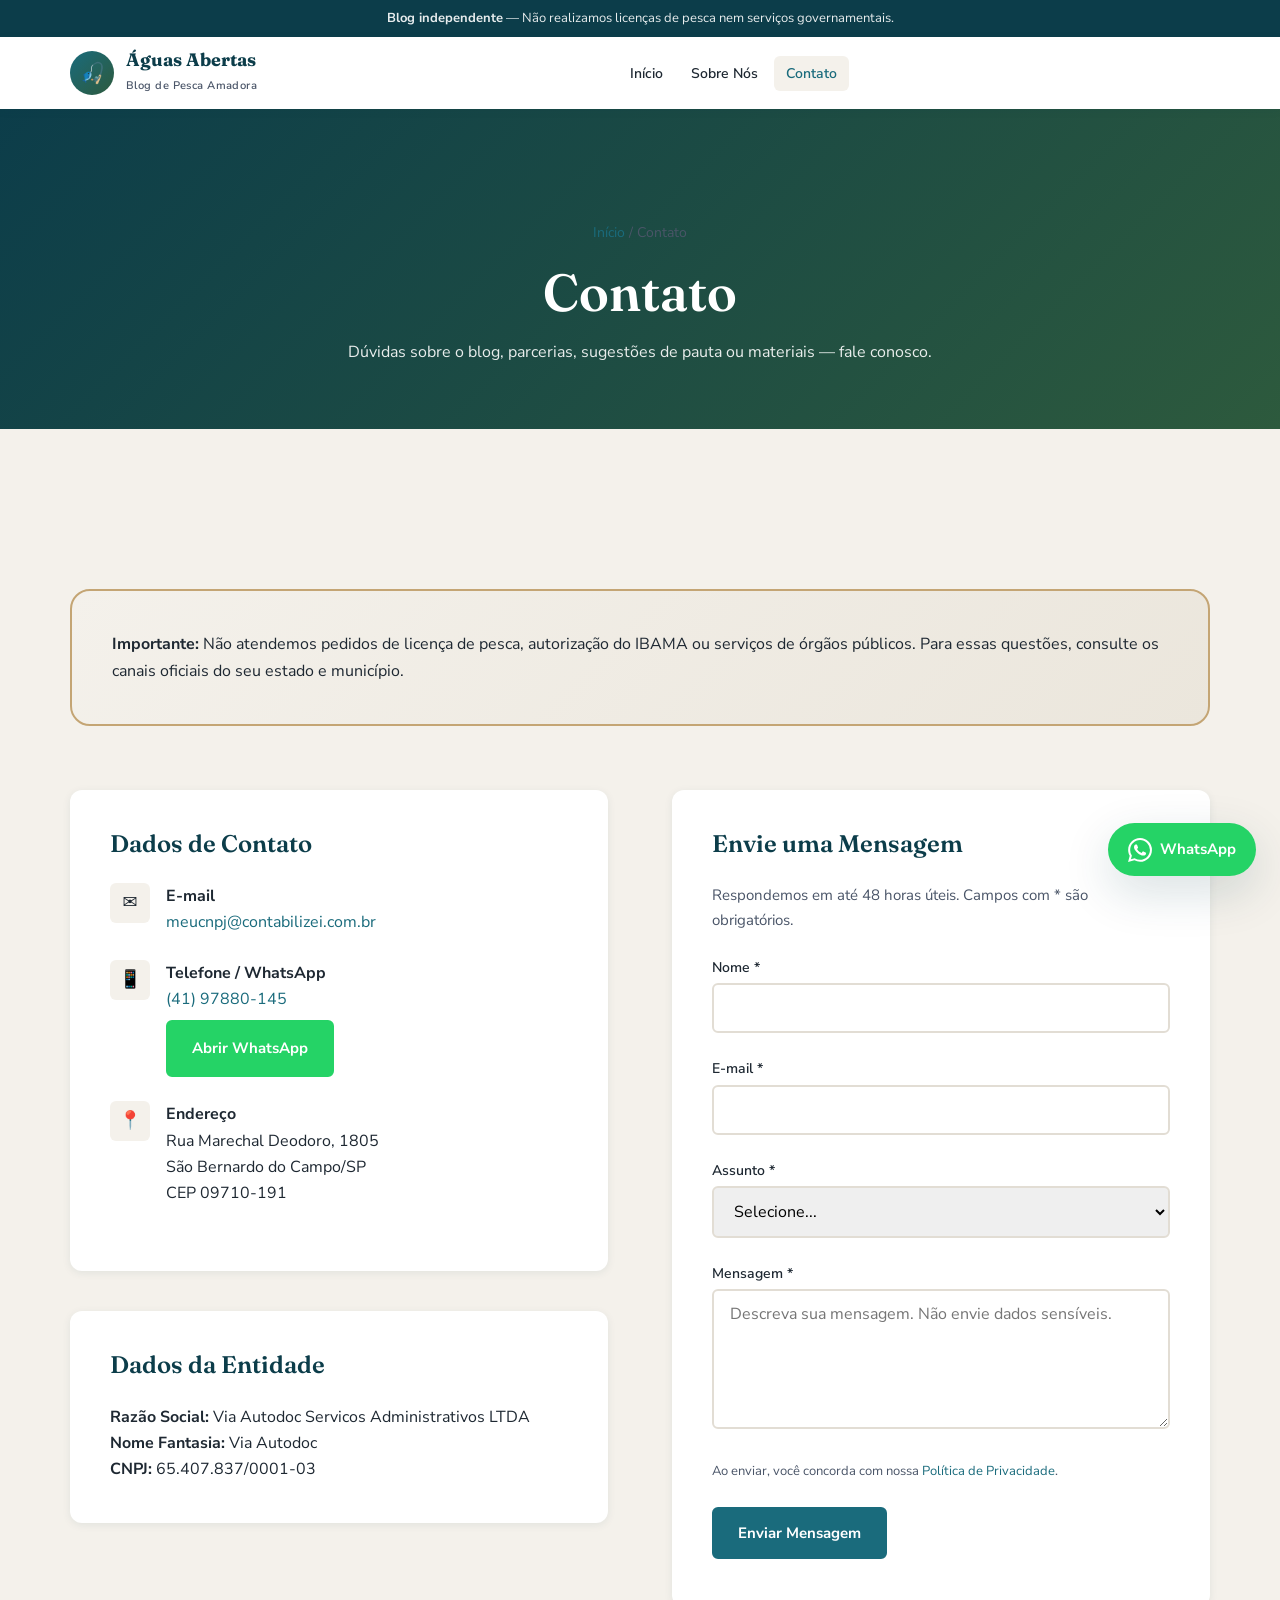
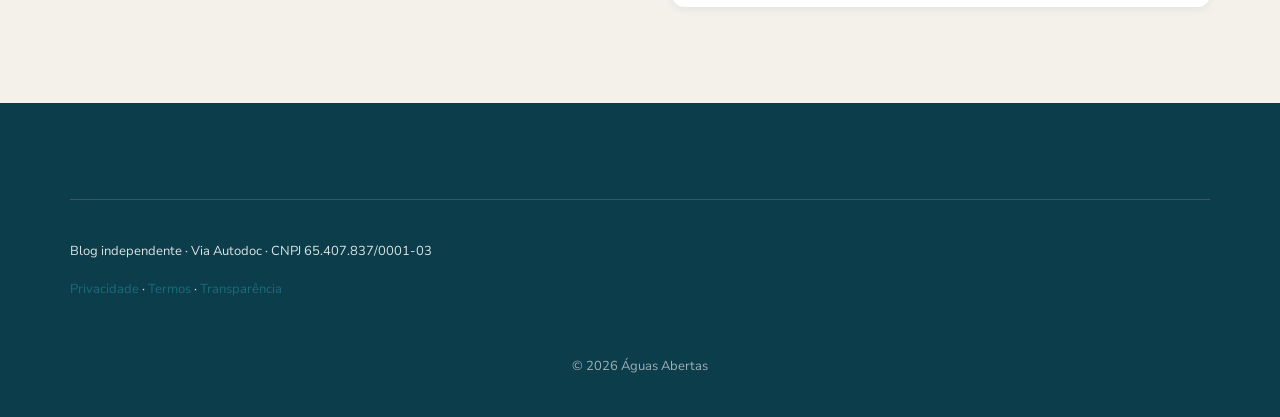
<file: app/contato.html>
<!DOCTYPE html>
<html lang="pt-BR">
<head>
  <meta charset="UTF-8">
  <meta name="viewport" content="width=device-width, initial-scale=1.0">
  <meta name="description" content="Entre em contato com o blog Águas Abertas. E-mail, WhatsApp e endereço da Via Autodoc em São Bernardo do Campo, SP.">
  <title>Contato | Águas Abertas — Blog de Pesca Amadora</title>
  <link rel="preconnect" href="https://fonts.googleapis.com">
  <link rel="preconnect" href="https://fonts.gstatic.com" crossorigin>
  <link href="https://fonts.googleapis.com/css2?family=Fraunces:opsz,wght@9..144,500;9..144,600;9..144,700&family=Nunito+Sans:wght@400;600;700;800&display=swap" rel="stylesheet">
  <link rel="stylesheet" href="css/style.css">
</head>
<body>
  <div class="disclaimer-bar" role="note">
    <strong>Blog independente</strong> — Não realizamos licenças de pesca nem serviços governamentais.
  </div>
  <header class="site-header" role="banner">
    <div class="container header-inner">
      <a href="index.html" class="logo">
        <div class="logo-icon" aria-hidden="true">🎣</div>
        <div class="logo-text"><strong>Águas Abertas</strong><span>Blog de Pesca Amadora</span></div>
      </a>
      <nav class="nav-main" aria-label="Menu principal">
        <ul>
          <li><a href="index.html">Início</a></li>
          <li><a href="sobre.html">Sobre Nós</a></li>
          <li><a href="contato.html" class="active">Contato</a></li>
        </ul>
      </nav>
      <div class="header-actions">
        <a href="#" class="btn btn-whatsapp" data-whatsapp>WhatsApp</a>
        <button type="button" class="menu-toggle" id="menu-toggle" aria-expanded="false" aria-controls="mobile-nav" aria-label="Abrir menu"><span></span><span></span><span></span></button>
      </div>
    </div>
    <nav class="mobile-nav" id="mobile-nav" aria-label="Menu mobile">
      <ul><li><a href="index.html">Início</a></li><li><a href="contato.html">Contato</a></li></ul>
    </nav>
  </header>

  <main>
    <div class="page-hero">
      <div class="container">
        <nav class="breadcrumb"><a href="index.html">Início</a> / Contato</nav>
        <h1>Contato</h1>
        <p>Dúvidas sobre o blog, parcerias, sugestões de pauta ou materiais — fale conosco.</p>
      </div>
    </div>

    <section style="padding:var(--space-2xl) 0">
      <div class="container">
        <div class="transparency-box" style="margin-bottom:var(--space-xl)">
          <p><strong>Importante:</strong> Não atendemos pedidos de licença de pesca, autorização do IBAMA ou serviços de órgãos públicos. Para essas questões, consulte os canais oficiais do seu estado e município.</p>
        </div>

        <div class="contact-grid">
          <div>
            <div class="contact-card">
              <h3>Dados de Contato</h3>
              <div class="contact-item">
                <div class="contact-item-icon" aria-hidden="true">✉️</div>
                <div>
                  <strong>E-mail</strong><br>
                  <a href="mailto:meucnpj@contabilizei.com.br">meucnpj@contabilizei.com.br</a>
                </div>
              </div>
              <div class="contact-item">
                <div class="contact-item-icon" aria-hidden="true">📱</div>
                <div>
                  <strong>Telefone / WhatsApp</strong><br>
                  <a href="tel:+554197880145">(41) 97880-145</a><br>
                  <a href="#" data-whatsapp class="btn btn-whatsapp" style="margin-top:0.5rem">Abrir WhatsApp</a>
                </div>
              </div>
              <div class="contact-item">
                <div class="contact-item-icon" aria-hidden="true">📍</div>
                <div>
                  <strong>Endereço</strong><br>
                  Rua Marechal Deodoro, 1805<br>
                  São Bernardo do Campo/SP<br>
                  CEP 09710-191
                </div>
              </div>
            </div>

            <div class="contact-card" style="margin-top:var(--space-lg)">
              <h3>Dados da Entidade</h3>
              <p><strong>Razão Social:</strong> Via Autodoc Servicos Administrativos LTDA<br>
              <strong>Nome Fantasia:</strong> Via Autodoc<br>
              <strong>CNPJ:</strong> 65.407.837/0001-03</p>
            </div>
          </div>

          <div class="contact-card">
            <h3>Envie uma Mensagem</h3>
            <p style="font-size:0.9375rem;color:var(--color-text-muted);margin-bottom:var(--space-md)">Respondemos em até 48 horas úteis. Campos com * são obrigatórios.</p>
            <form class="contact-form" aria-label="Formulário de contato">
              <label for="nome">Nome *</label>
              <input type="text" id="nome" name="nome" required autocomplete="name">

              <label for="email">E-mail *</label>
              <input type="email" id="email" name="email" required autocomplete="email">

              <label for="assunto">Assunto *</label>
              <select id="assunto" name="assunto" required>
                <option value="">Selecione...</option>
                <option value="duvida">Dúvida sobre conteúdo</option>
                <option value="sugestao">Sugestão de artigo</option>
                <option value="parceria">Parceria / Afiliados</option>
                <option value="review">Enviar produto para review</option>
                <option value="outro">Outro</option>
              </select>

              <label for="mensagem">Mensagem *</label>
              <textarea id="mensagem" name="mensagem" required placeholder="Descreva sua mensagem. Não envie dados sensíveis."></textarea>

              <p style="font-size:0.8125rem;color:var(--color-text-muted);margin-bottom:var(--space-md)">
                Ao enviar, você concorda com nossa <a href="politica-privacidade.html">Política de Privacidade</a>.
              </p>
              <button type="submit" class="btn btn-primary">Enviar Mensagem</button>
              <p class="form-message" aria-live="polite"></p>
            </form>
          </div>
        </div>
      </div>
    </section>
  </main>

  <footer class="site-footer">
    <div class="container footer-legal">
      <p>Blog independente · Via Autodoc · CNPJ 65.407.837/0001-03</p>
      <p><a href="politica-privacidade.html">Privacidade</a> · <a href="termos-uso.html">Termos</a> · <a href="transparencia.html">Transparência</a></p>
    </div>
    <div class="container footer-bottom"><p>© <span id="current-year">2026</span> Águas Abertas</p></div>
  </footer>
  <a href="#" class="whatsapp-float" data-whatsapp aria-label="WhatsApp"><svg viewBox="0 0 24 24" fill="currentColor" width="24" height="24"><path d="M17.472 14.382c-.297-.149-1.758-.867-2.03-.967-.273-.099-.471-.148-.67.15-.197.297-.767.966-.94 1.164-.173.199-.347.223-.644.075-.297-.15-1.255-.463-2.39-1.475-.883-.788-1.48-1.761-1.653-2.059-.173-.297-.018-.458.13-.606.134-.133.298-.347.446-.52.149-.174.198-.298.298-.497.099-.198.05-.371-.025-.52-.075-.149-.669-1.612-.916-2.207-.242-.579-.487-.5-.669-.51-.173-.008-.371-.01-.57-.01-.198 0-.52.074-.792.372-.272.297-1.04 1.016-1.04 2.479 0 1.462 1.065 2.875 1.213 3.074.149.198 2.096 3.2 5.077 4.487.709.306 1.262.489 1.694.625.712.227 1.36.195 1.871.118.571-.085 1.758-.719 2.006-1.413.248-.694.248-1.289.173-1.413-.074-.124-.272-.198-.57-.347m-5.421 7.403h-.004a9.87 9.87 0 01-5.031-1.378l-.361-.214-3.741.982.998-3.648-.235-.374a9.86 9.86 0 01-1.51-5.26c.001-5.45 4.436-9.884 9.888-9.884 2.64 0 5.122 1.03 6.988 2.898a9.825 9.825 0 012.893 6.994c-.003 5.45-4.435 9.884-9.882 9.884m8.413-18.297A11.815 11.815 0 0012.05 0C5.495 0 .16 5.335.157 11.892c0 2.096.547 4.142 1.588 5.945L.057 24l6.305-1.654a11.882 11.882 0 005.683 1.448h.005c6.554 0 11.89-5.335 11.893-11.893a11.821 11.821 0 00-3.48-8.413z"/></svg><span>WhatsApp</span></a>
  <script src="js/main.js" defer></script>
</body>
</html>
</file>
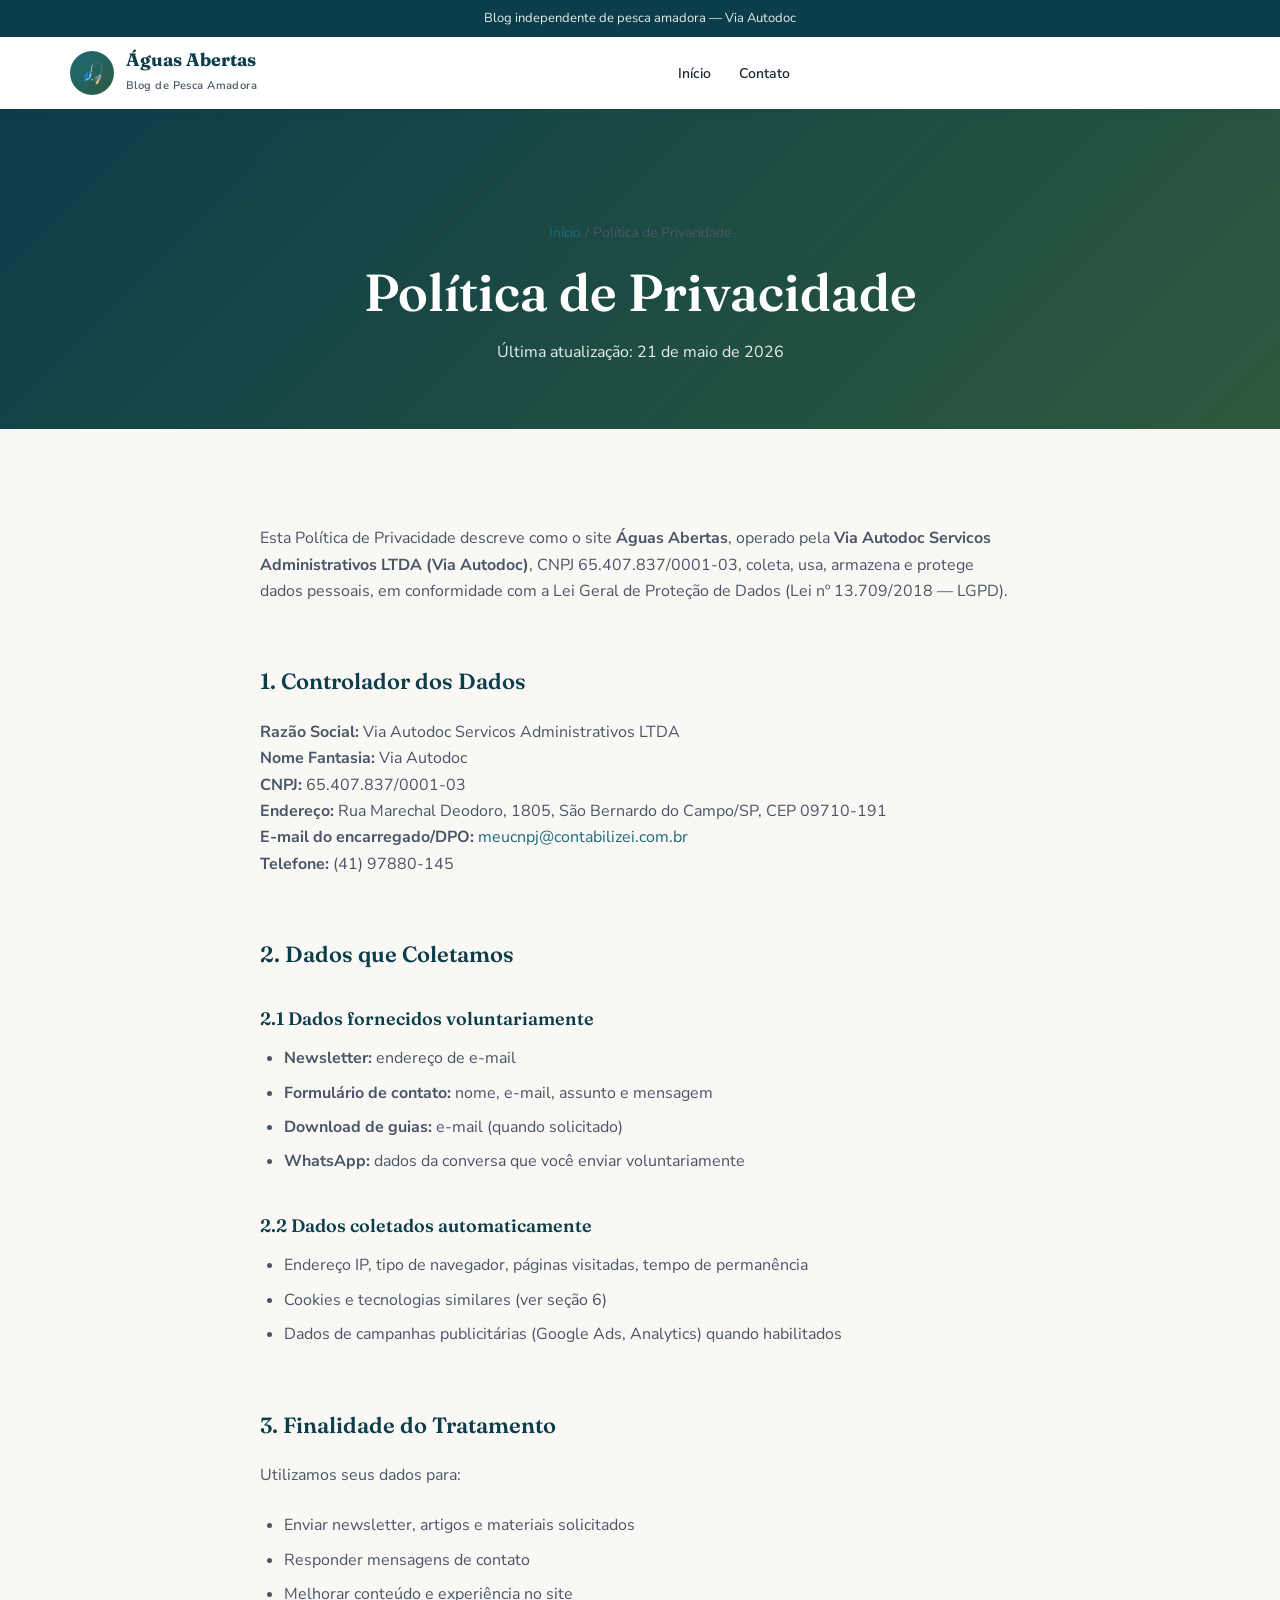
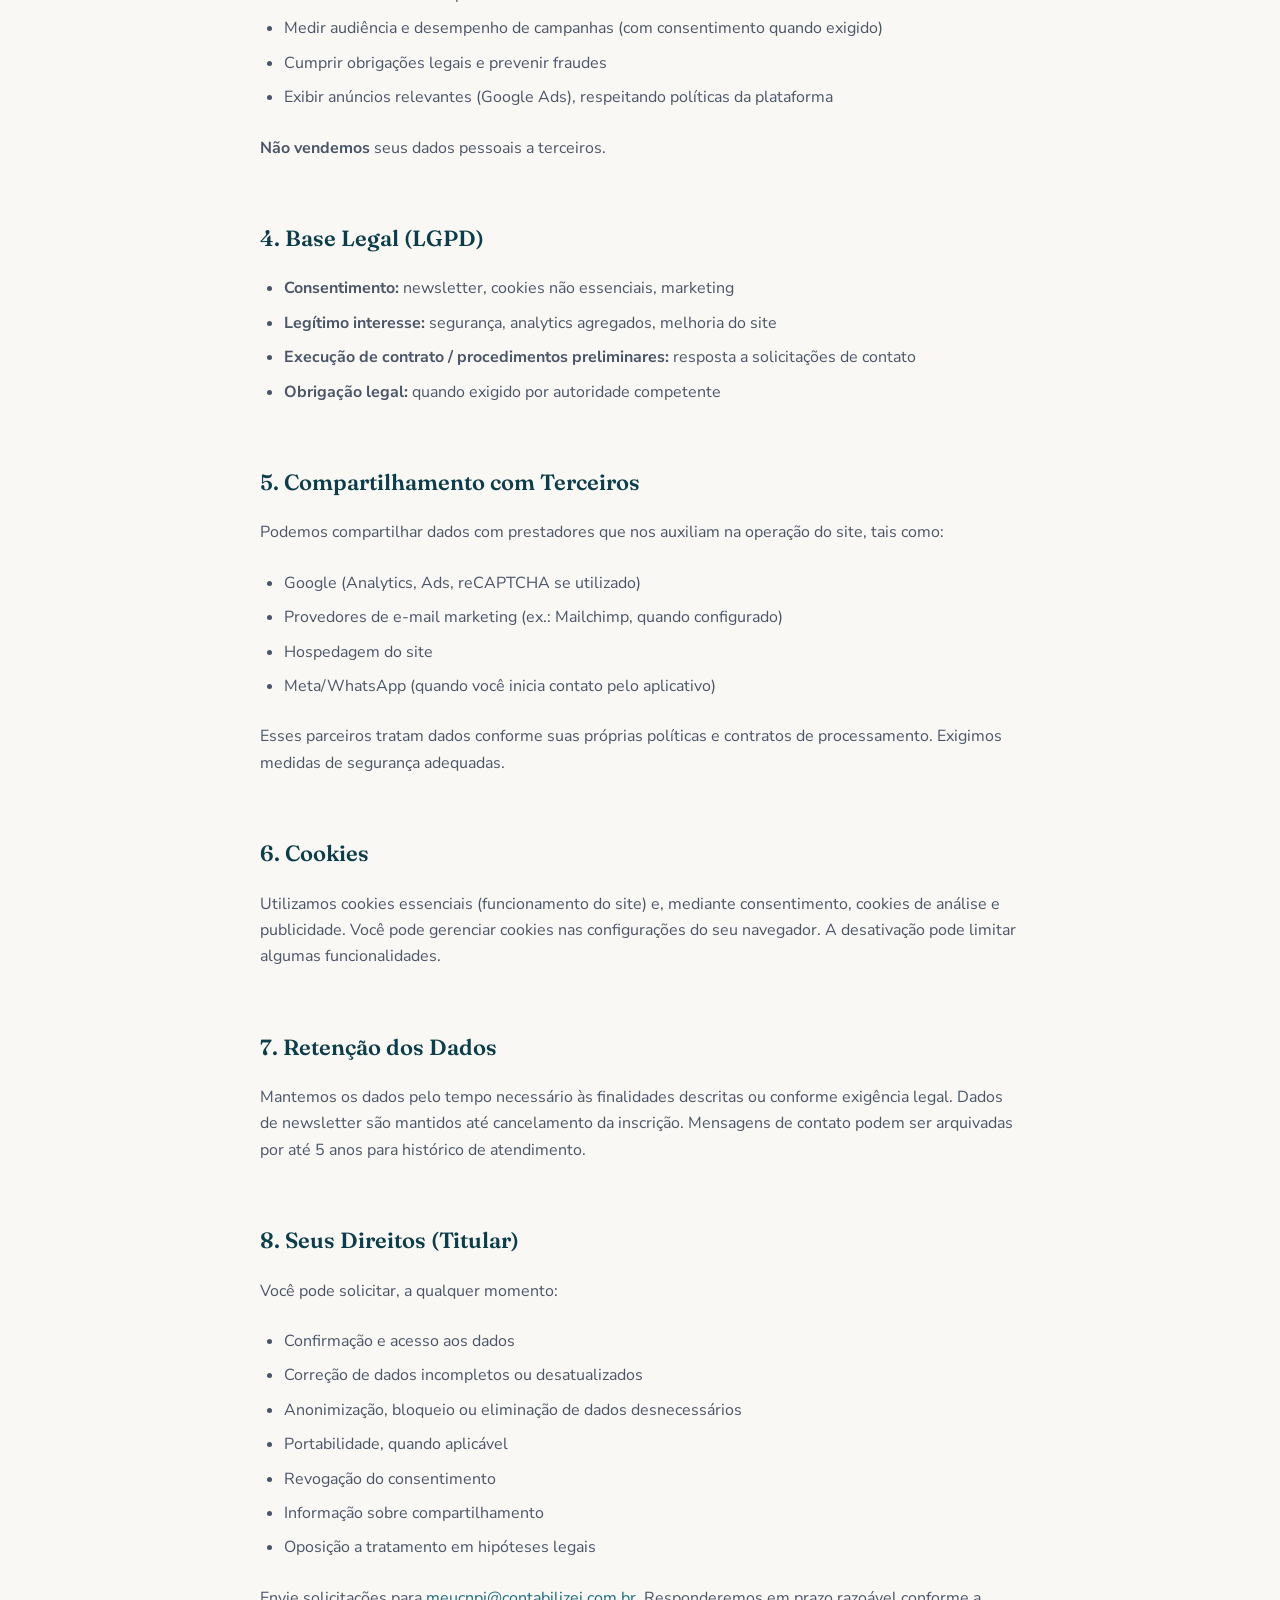
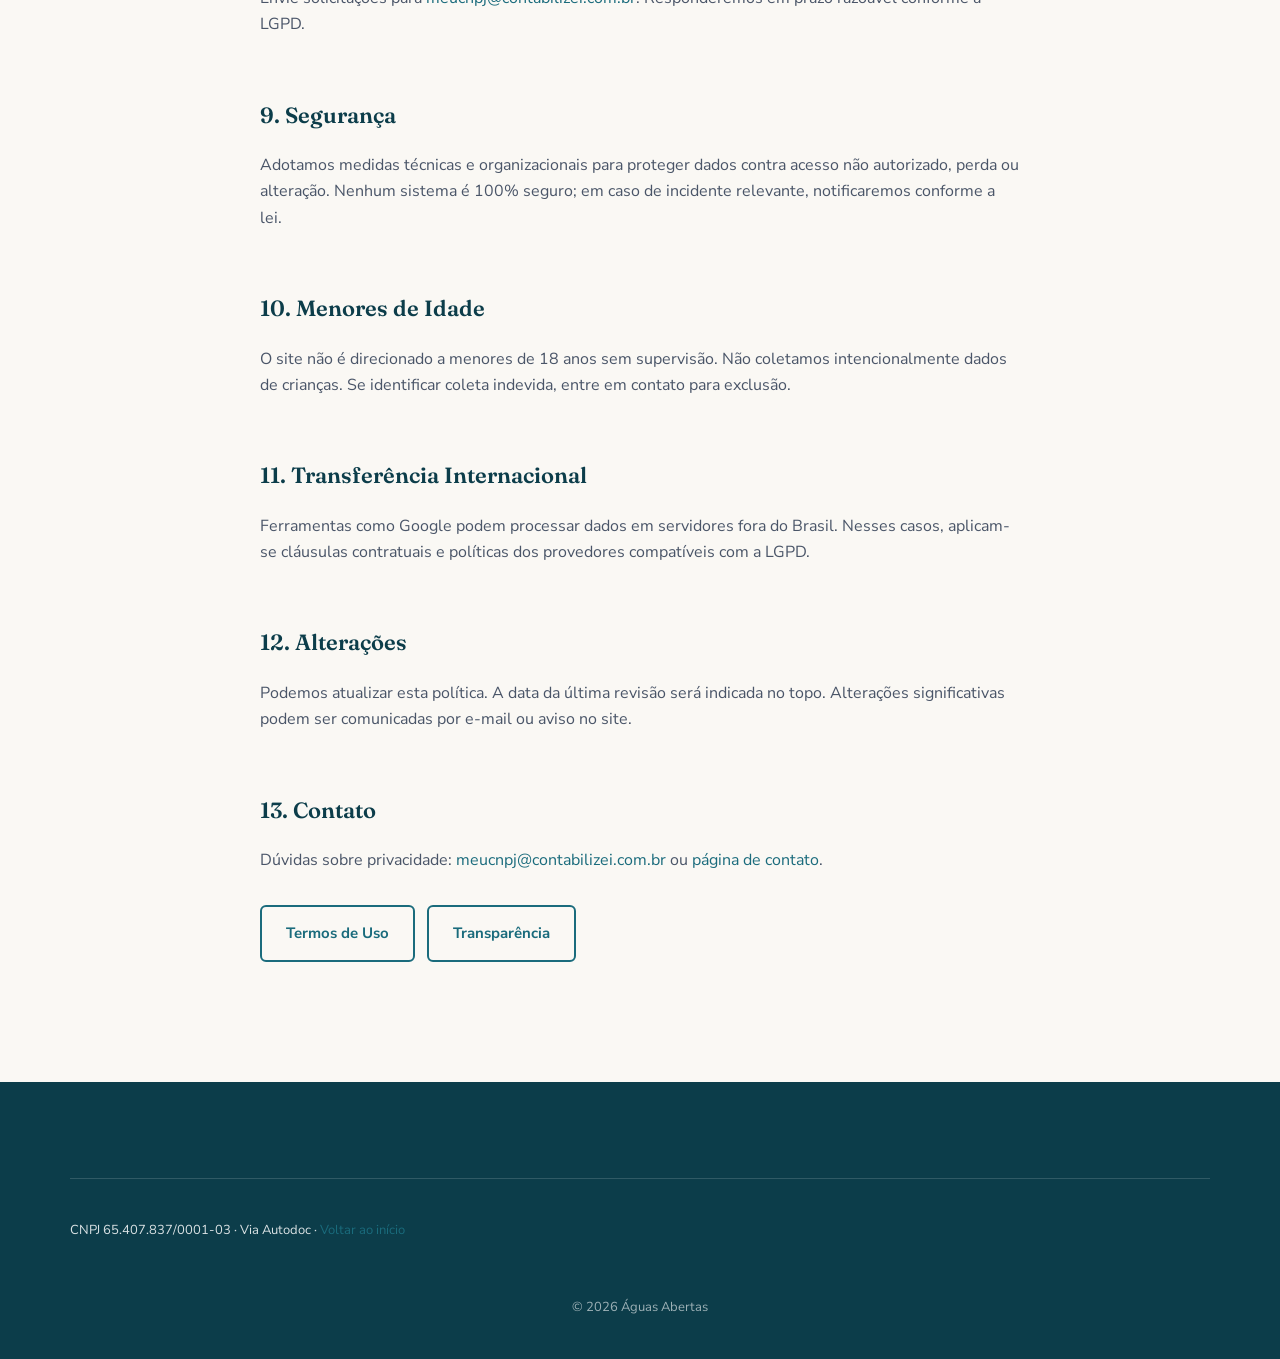
<file: app/politica-privacidade.html>
<!DOCTYPE html>
<html lang="pt-BR">
<head>
  <meta charset="UTF-8">
  <meta name="viewport" content="width=device-width, initial-scale=1.0">
  <meta name="description" content="Política de Privacidade do blog Águas Abertas. Como coletamos, usamos e protegemos seus dados conforme a LGPD.">
  <title>Política de Privacidade | Águas Abertas</title>
  <link rel="preconnect" href="https://fonts.googleapis.com">
  <link rel="preconnect" href="https://fonts.gstatic.com" crossorigin>
  <link href="https://fonts.googleapis.com/css2?family=Fraunces:opsz,wght@9..144,500;9..144,600;9..144,700&family=Nunito+Sans:wght@400;600;700;800&display=swap" rel="stylesheet">
  <link rel="stylesheet" href="css/style.css">
</head>
<body>
  <div class="disclaimer-bar" role="note">Blog independente de pesca amadora — Via Autodoc</div>
  <header class="site-header" role="banner">
    <div class="container header-inner">
      <a href="index.html" class="logo">
        <div class="logo-icon" aria-hidden="true">🎣</div>
        <div class="logo-text"><strong>Águas Abertas</strong><span>Blog de Pesca Amadora</span></div>
      </a>
      <nav class="nav-main" aria-label="Menu principal">
        <ul>
          <li><a href="index.html">Início</a></li>
          <li><a href="contato.html">Contato</a></li>
        </ul>
      </nav>
      <div class="header-actions">
        <button type="button" class="menu-toggle" id="menu-toggle" aria-expanded="false" aria-controls="mobile-nav" aria-label="Abrir menu"><span></span><span></span><span></span></button>
      </div>
    </div>
    <nav class="mobile-nav" id="mobile-nav"><ul><li><a href="index.html">Início</a></li></ul></nav>
  </header>

  <main>
    <div class="page-hero">
      <div class="container">
        <nav class="breadcrumb"><a href="index.html">Início</a> / Política de Privacidade</nav>
        <h1>Política de Privacidade</h1>
        <p>Última atualização: 21 de maio de 2026</p>
      </div>
    </div>

    <div class="container legal-content">
      <p>Esta Política de Privacidade descreve como o site <strong>Águas Abertas</strong>, operado pela <strong>Via Autodoc Servicos Administrativos LTDA (Via Autodoc)</strong>, CNPJ 65.407.837/0001-03, coleta, usa, armazena e protege dados pessoais, em conformidade com a Lei Geral de Proteção de Dados (Lei nº 13.709/2018 — LGPD).</p>

      <h2>1. Controlador dos Dados</h2>
      <p><strong>Razão Social:</strong> Via Autodoc Servicos Administrativos LTDA<br>
      <strong>Nome Fantasia:</strong> Via Autodoc<br>
      <strong>CNPJ:</strong> 65.407.837/0001-03<br>
      <strong>Endereço:</strong> Rua Marechal Deodoro, 1805, São Bernardo do Campo/SP, CEP 09710-191<br>
      <strong>E-mail do encarregado/DPO:</strong> <a href="mailto:meucnpj@contabilizei.com.br">meucnpj@contabilizei.com.br</a><br>
      <strong>Telefone:</strong> (41) 97880-145</p>

      <h2>2. Dados que Coletamos</h2>
      <h3>2.1 Dados fornecidos voluntariamente</h3>
      <ul>
        <li><strong>Newsletter:</strong> endereço de e-mail</li>
        <li><strong>Formulário de contato:</strong> nome, e-mail, assunto e mensagem</li>
        <li><strong>Download de guias:</strong> e-mail (quando solicitado)</li>
        <li><strong>WhatsApp:</strong> dados da conversa que você enviar voluntariamente</li>
      </ul>
      <h3>2.2 Dados coletados automaticamente</h3>
      <ul>
        <li>Endereço IP, tipo de navegador, páginas visitadas, tempo de permanência</li>
        <li>Cookies e tecnologias similares (ver seção 6)</li>
        <li>Dados de campanhas publicitárias (Google Ads, Analytics) quando habilitados</li>
      </ul>

      <h2>3. Finalidade do Tratamento</h2>
      <p>Utilizamos seus dados para:</p>
      <ul>
        <li>Enviar newsletter, artigos e materiais solicitados</li>
        <li>Responder mensagens de contato</li>
        <li>Melhorar conteúdo e experiência no site</li>
        <li>Medir audiência e desempenho de campanhas (com consentimento quando exigido)</li>
        <li>Cumprir obrigações legais e prevenir fraudes</li>
        <li>Exibir anúncios relevantes (Google Ads), respeitando políticas da plataforma</li>
      </ul>
      <p><strong>Não vendemos</strong> seus dados pessoais a terceiros.</p>

      <h2>4. Base Legal (LGPD)</h2>
      <ul>
        <li><strong>Consentimento:</strong> newsletter, cookies não essenciais, marketing</li>
        <li><strong>Legítimo interesse:</strong> segurança, analytics agregados, melhoria do site</li>
        <li><strong>Execução de contrato / procedimentos preliminares:</strong> resposta a solicitações de contato</li>
        <li><strong>Obrigação legal:</strong> quando exigido por autoridade competente</li>
      </ul>

      <h2>5. Compartilhamento com Terceiros</h2>
      <p>Podemos compartilhar dados com prestadores que nos auxiliam na operação do site, tais como:</p>
      <ul>
        <li>Google (Analytics, Ads, reCAPTCHA se utilizado)</li>
        <li>Provedores de e-mail marketing (ex.: Mailchimp, quando configurado)</li>
        <li>Hospedagem do site</li>
        <li>Meta/WhatsApp (quando você inicia contato pelo aplicativo)</li>
      </ul>
      <p>Esses parceiros tratam dados conforme suas próprias políticas e contratos de processamento. Exigimos medidas de segurança adequadas.</p>

      <h2>6. Cookies</h2>
      <p>Utilizamos cookies essenciais (funcionamento do site) e, mediante consentimento, cookies de análise e publicidade. Você pode gerenciar cookies nas configurações do seu navegador. A desativação pode limitar algumas funcionalidades.</p>

      <h2>7. Retenção dos Dados</h2>
      <p>Mantemos os dados pelo tempo necessário às finalidades descritas ou conforme exigência legal. Dados de newsletter são mantidos até cancelamento da inscrição. Mensagens de contato podem ser arquivadas por até 5 anos para histórico de atendimento.</p>

      <h2>8. Seus Direitos (Titular)</h2>
      <p>Você pode solicitar, a qualquer momento:</p>
      <ul>
        <li>Confirmação e acesso aos dados</li>
        <li>Correção de dados incompletos ou desatualizados</li>
        <li>Anonimização, bloqueio ou eliminação de dados desnecessários</li>
        <li>Portabilidade, quando aplicável</li>
        <li>Revogação do consentimento</li>
        <li>Informação sobre compartilhamento</li>
        <li>Oposição a tratamento em hipóteses legais</li>
      </ul>
      <p>Envie solicitações para <a href="mailto:meucnpj@contabilizei.com.br">meucnpj@contabilizei.com.br</a>. Responderemos em prazo razoável conforme a LGPD.</p>

      <h2>9. Segurança</h2>
      <p>Adotamos medidas técnicas e organizacionais para proteger dados contra acesso não autorizado, perda ou alteração. Nenhum sistema é 100% seguro; em caso de incidente relevante, notificaremos conforme a lei.</p>

      <h2>10. Menores de Idade</h2>
      <p>O site não é direcionado a menores de 18 anos sem supervisão. Não coletamos intencionalmente dados de crianças. Se identificar coleta indevida, entre em contato para exclusão.</p>

      <h2>11. Transferência Internacional</h2>
      <p>Ferramentas como Google podem processar dados em servidores fora do Brasil. Nesses casos, aplicam-se cláusulas contratuais e políticas dos provedores compatíveis com a LGPD.</p>

      <h2>12. Alterações</h2>
      <p>Podemos atualizar esta política. A data da última revisão será indicada no topo. Alterações significativas podem ser comunicadas por e-mail ou aviso no site.</p>

      <h2>13. Contato</h2>
      <p>Dúvidas sobre privacidade: <a href="mailto:meucnpj@contabilizei.com.br">meucnpj@contabilizei.com.br</a> ou <a href="contato.html">página de contato</a>.</p>

      <p style="margin-top:2rem"><a href="termos-uso.html" class="btn btn-outline">Termos de Uso</a> <a href="transparencia.html" class="btn btn-outline" style="margin-left:0.5rem">Transparência</a></p>
    </div>
  </main>

  <footer class="site-footer">
    <div class="container footer-legal">
      <p>CNPJ 65.407.837/0001-03 · Via Autodoc · <a href="index.html">Voltar ao início</a></p>
    </div>
    <div class="container footer-bottom"><p>© <span id="current-year">2026</span> Águas Abertas</p></div>
  </footer>
  <script src="js/main.js" defer></script>
</body>
</html>
</file>
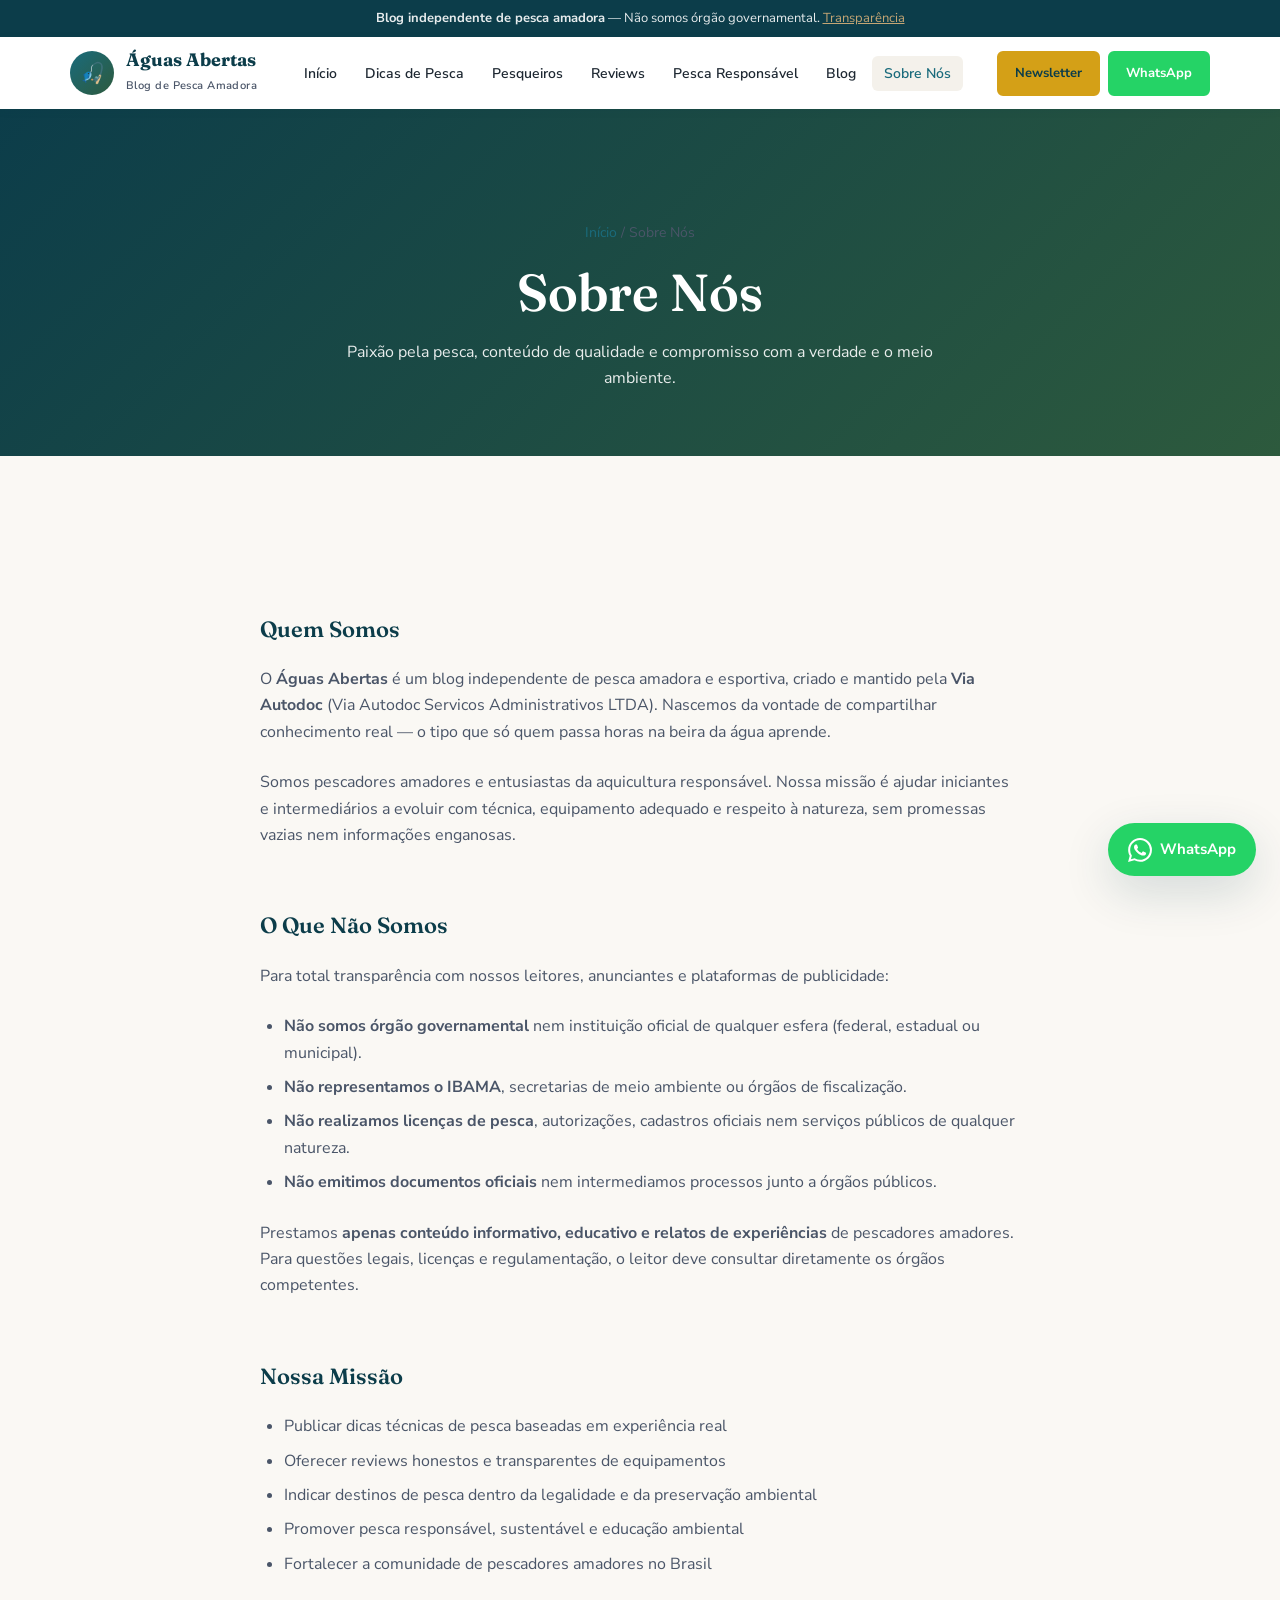
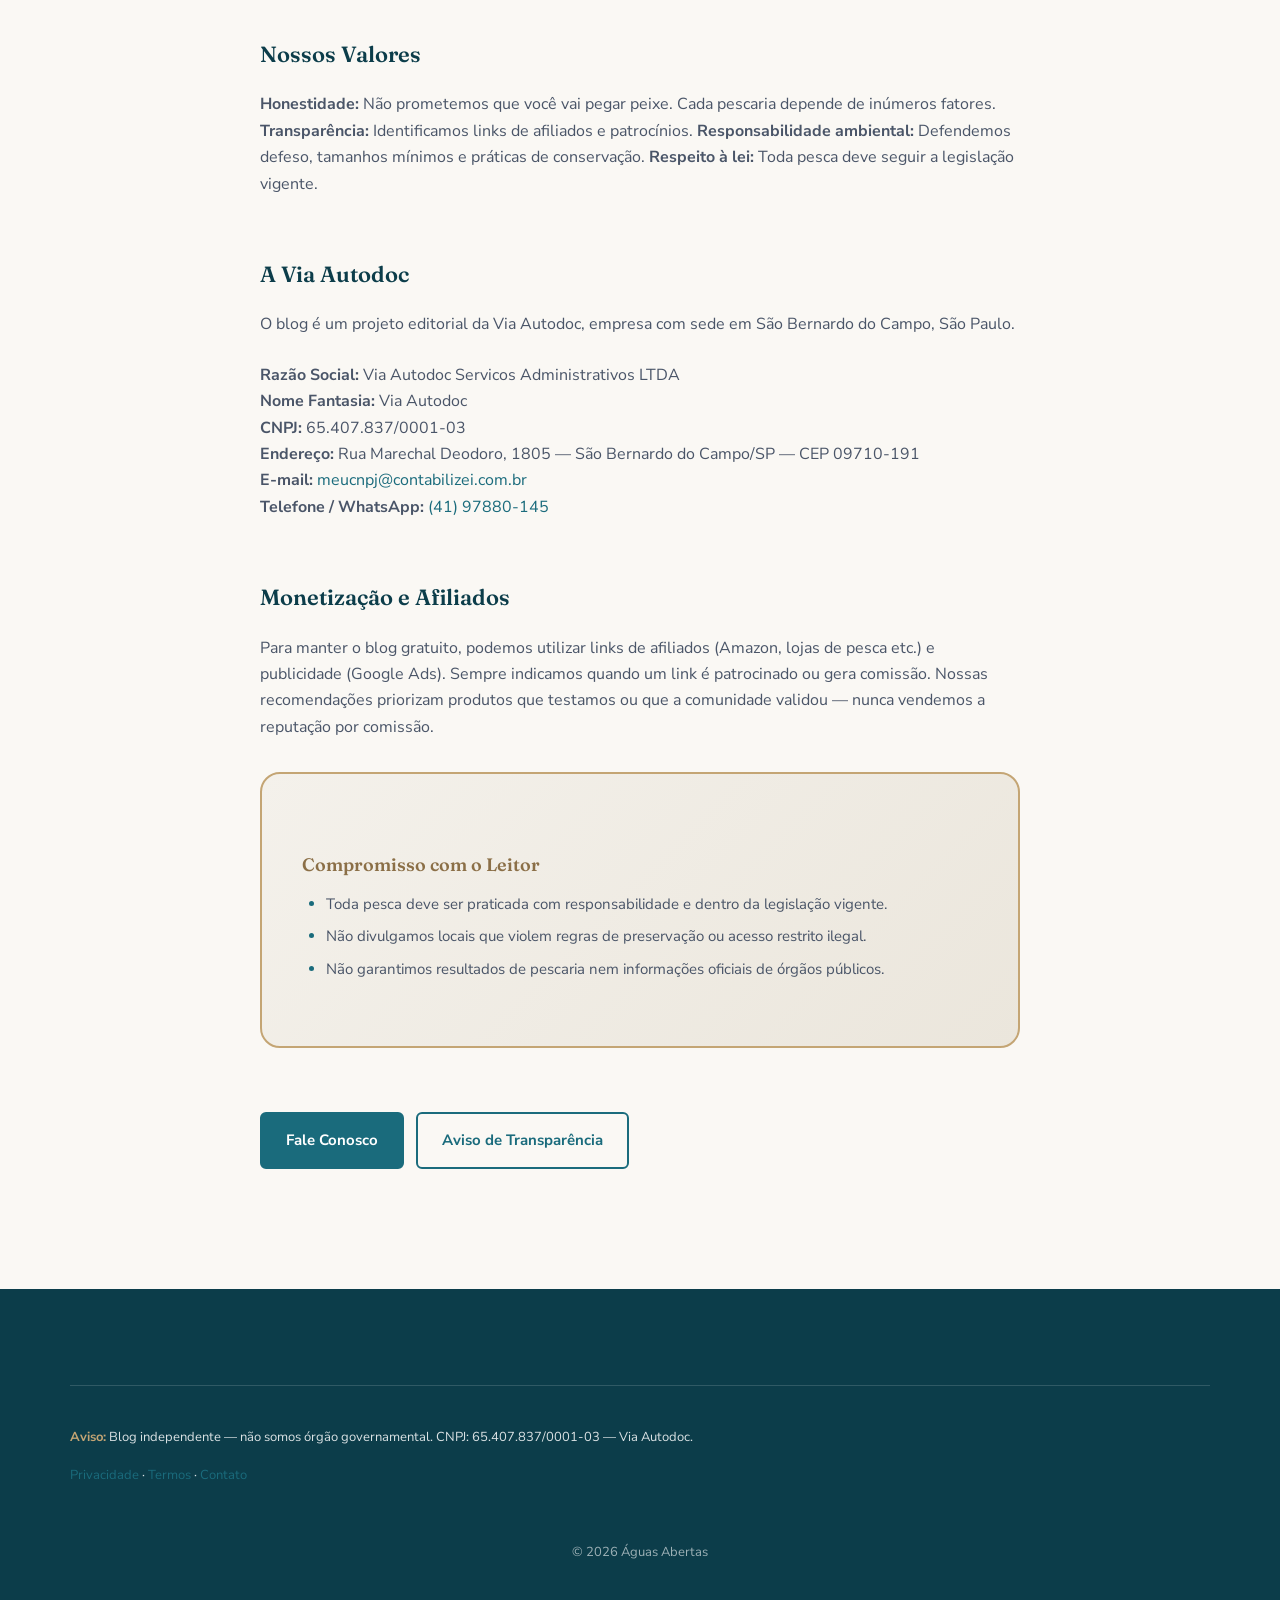
<file: app/sobre.html>
<!DOCTYPE html>
<html lang="pt-BR">
<head>
  <meta charset="UTF-8">
  <meta name="viewport" content="width=device-width, initial-scale=1.0">
  <meta name="description" content="Sobre o blog Águas Abertas — blog independente de pesca amadora mantido pela Via Autodoc. Missão, valores e transparência.">
  <title>Sobre Nós | Águas Abertas — Blog de Pesca Amadora</title>
  <link rel="preconnect" href="https://fonts.googleapis.com">
  <link rel="preconnect" href="https://fonts.gstatic.com" crossorigin>
  <link href="https://fonts.googleapis.com/css2?family=Fraunces:opsz,wght@9..144,500;9..144,600;9..144,700&family=Nunito+Sans:wght@400;600;700;800&display=swap" rel="stylesheet">
  <link rel="stylesheet" href="css/style.css">
</head>
<body>
  <div class="disclaimer-bar" role="note">
    <strong>Blog independente de pesca amadora</strong> — Não somos órgão governamental.
    <a href="transparencia.html">Transparência</a>
  </div>
  <header class="site-header" role="banner">
    <div class="container header-inner">
      <a href="index.html" class="logo">
        <div class="logo-icon" aria-hidden="true">🎣</div>
        <div class="logo-text"><strong>Águas Abertas</strong><span>Blog de Pesca Amadora</span></div>
      </a>
      <nav class="nav-main" aria-label="Menu principal">
        <ul>
          <li><a href="index.html">Início</a></li>
          <li><a href="index.html#dicas">Dicas de Pesca</a></li>
          <li><a href="index.html#pesqueiros">Pesqueiros</a></li>
          <li><a href="index.html#reviews">Reviews</a></li>
          <li><a href="index.html#responsavel">Pesca Responsável</a></li>
          <li><a href="index.html#blog">Blog</a></li>
          <li><a href="sobre.html" class="active">Sobre Nós</a></li>
        </ul>
      </nav>
      <div class="header-actions">
        <a href="index.html#newsletter" class="btn btn-accent btn-newsletter">Newsletter</a>
        <a href="#" class="btn btn-whatsapp btn-whatsapp-header" data-whatsapp>WhatsApp</a>
        <button type="button" class="menu-toggle" id="menu-toggle" aria-expanded="false" aria-controls="mobile-nav" aria-label="Abrir menu"><span></span><span></span><span></span></button>
      </div>
    </div>
    <nav class="mobile-nav" id="mobile-nav" aria-label="Menu mobile">
      <ul>
        <li><a href="index.html">Início</a></li>
        <li><a href="sobre.html">Sobre Nós</a></li>
        <li><a href="contato.html">Contato</a></li>
        <li><a href="transparencia.html">Transparência</a></li>
      </ul>
      <a href="#" class="btn btn-whatsapp" data-whatsapp>WhatsApp</a>
    </nav>
  </header>

  <main>
    <div class="page-hero">
      <div class="container">
        <nav class="breadcrumb" aria-label="Navegação"><a href="index.html">Início</a> / Sobre Nós</nav>
        <h1>Sobre Nós</h1>
        <p>Paixão pela pesca, conteúdo de qualidade e compromisso com a verdade e o meio ambiente.</p>
      </div>
    </div>

    <div class="container legal-content">
      <h2>Quem Somos</h2>
      <p>O <strong>Águas Abertas</strong> é um blog independente de pesca amadora e esportiva, criado e mantido pela <strong>Via Autodoc</strong> (Via Autodoc Servicos Administrativos LTDA). Nascemos da vontade de compartilhar conhecimento real — o tipo que só quem passa horas na beira da água aprende.</p>
      <p>Somos pescadores amadores e entusiastas da aquicultura responsável. Nossa missão é ajudar iniciantes e intermediários a evoluir com técnica, equipamento adequado e respeito à natureza, sem promessas vazias nem informações enganosas.</p>

      <h2>O Que Não Somos</h2>
      <p>Para total transparência com nossos leitores, anunciantes e plataformas de publicidade:</p>
      <ul>
        <li><strong>Não somos órgão governamental</strong> nem instituição oficial de qualquer esfera (federal, estadual ou municipal).</li>
        <li><strong>Não representamos o IBAMA</strong>, secretarias de meio ambiente ou órgãos de fiscalização.</li>
        <li><strong>Não realizamos licenças de pesca</strong>, autorizações, cadastros oficiais nem serviços públicos de qualquer natureza.</li>
        <li><strong>Não emitimos documentos oficiais</strong> nem intermediamos processos junto a órgãos públicos.</li>
      </ul>
      <p>Prestamos <strong>apenas conteúdo informativo, educativo e relatos de experiências</strong> de pescadores amadores. Para questões legais, licenças e regulamentação, o leitor deve consultar diretamente os órgãos competentes.</p>

      <h2>Nossa Missão</h2>
      <ul>
        <li>Publicar dicas técnicas de pesca baseadas em experiência real</li>
        <li>Oferecer reviews honestos e transparentes de equipamentos</li>
        <li>Indicar destinos de pesca dentro da legalidade e da preservação ambiental</li>
        <li>Promover pesca responsável, sustentável e educação ambiental</li>
        <li>Fortalecer a comunidade de pescadores amadores no Brasil</li>
      </ul>

      <h2>Nossos Valores</h2>
      <p><strong>Honestidade:</strong> Não prometemos que você vai pegar peixe. Cada pescaria depende de inúmeros fatores. <strong>Transparência:</strong> Identificamos links de afiliados e patrocínios. <strong>Responsabilidade ambiental:</strong> Defendemos defeso, tamanhos mínimos e práticas de conservação. <strong>Respeito à lei:</strong> Toda pesca deve seguir a legislação vigente.</p>

      <h2>A Via Autodoc</h2>
      <p>O blog é um projeto editorial da Via Autodoc, empresa com sede em São Bernardo do Campo, São Paulo.</p>
      <p><strong>Razão Social:</strong> Via Autodoc Servicos Administrativos LTDA<br>
      <strong>Nome Fantasia:</strong> Via Autodoc<br>
      <strong>CNPJ:</strong> 65.407.837/0001-03<br>
      <strong>Endereço:</strong> Rua Marechal Deodoro, 1805 — São Bernardo do Campo/SP — CEP 09710-191<br>
      <strong>E-mail:</strong> <a href="mailto:meucnpj@contabilizei.com.br">meucnpj@contabilizei.com.br</a><br>
      <strong>Telefone / WhatsApp:</strong> <a href="tel:+554197880145">(41) 97880-145</a></p>

      <h2>Monetização e Afiliados</h2>
      <p>Para manter o blog gratuito, podemos utilizar links de afiliados (Amazon, lojas de pesca etc.) e publicidade (Google Ads). Sempre indicamos quando um link é patrocinado ou gera comissão. Nossas recomendações priorizam produtos que testamos ou que a comunidade validou — nunca vendemos a reputação por comissão.</p>

      <div class="transparency-box" style="margin-top:2rem">
        <h3>Compromisso com o Leitor</h3>
        <ul>
          <li>Toda pesca deve ser praticada com responsabilidade e dentro da legislação vigente.</li>
          <li>Não divulgamos locais que violem regras de preservação ou acesso restrito ilegal.</li>
          <li>Não garantimos resultados de pescaria nem informações oficiais de órgãos públicos.</li>
        </ul>
      </div>

      <p style="margin-top:2rem"><a href="contato.html" class="btn btn-primary">Fale Conosco</a> <a href="transparencia.html" class="btn btn-outline" style="margin-left:0.5rem">Aviso de Transparência</a></p>
    </div>
  </main>

  <footer class="site-footer" role="contentinfo">
    <div class="container footer-legal">
      <p><strong>Aviso:</strong> Blog independente — não somos órgão governamental. CNPJ: 65.407.837/0001-03 — Via Autodoc.</p>
      <p><a href="politica-privacidade.html">Privacidade</a> · <a href="termos-uso.html">Termos</a> · <a href="contato.html">Contato</a></p>
    </div>
    <div class="container footer-bottom"><p>© <span id="current-year">2026</span> Águas Abertas</p></div>
  </footer>
  <a href="#" class="whatsapp-float" data-whatsapp aria-label="WhatsApp"><svg viewBox="0 0 24 24" fill="currentColor" width="24" height="24"><path d="M17.472 14.382c-.297-.149-1.758-.867-2.03-.967-.273-.099-.471-.148-.67.15-.197.297-.767.966-.94 1.164-.173.199-.347.223-.644.075-.297-.15-1.255-.463-2.39-1.475-.883-.788-1.48-1.761-1.653-2.059-.173-.297-.018-.458.13-.606.134-.133.298-.347.446-.52.149-.174.198-.298.298-.497.099-.198.05-.371-.025-.52-.075-.149-.669-1.612-.916-2.207-.242-.579-.487-.5-.669-.51-.173-.008-.371-.01-.57-.01-.198 0-.52.074-.792.372-.272.297-1.04 1.016-1.04 2.479 0 1.462 1.065 2.875 1.213 3.074.149.198 2.096 3.2 5.077 4.487.709.306 1.262.489 1.694.625.712.227 1.36.195 1.871.118.571-.085 1.758-.719 2.006-1.413.248-.694.248-1.289.173-1.413-.074-.124-.272-.198-.57-.347m-5.421 7.403h-.004a9.87 9.87 0 01-5.031-1.378l-.361-.214-3.741.982.998-3.648-.235-.374a9.86 9.86 0 01-1.51-5.26c.001-5.45 4.436-9.884 9.888-9.884 2.64 0 5.122 1.03 6.988 2.898a9.825 9.825 0 012.893 6.994c-.003 5.45-4.435 9.884-9.882 9.884m8.413-18.297A11.815 11.815 0 0012.05 0C5.495 0 .16 5.335.157 11.892c0 2.096.547 4.142 1.588 5.945L.057 24l6.305-1.654a11.882 11.882 0 005.683 1.448h.005c6.554 0 11.89-5.335 11.893-11.893a11.821 11.821 0 00-3.48-8.413z"/></svg><span>WhatsApp</span></a>
  <script src="js/main.js" defer></script>
</body>
</html>
</file>
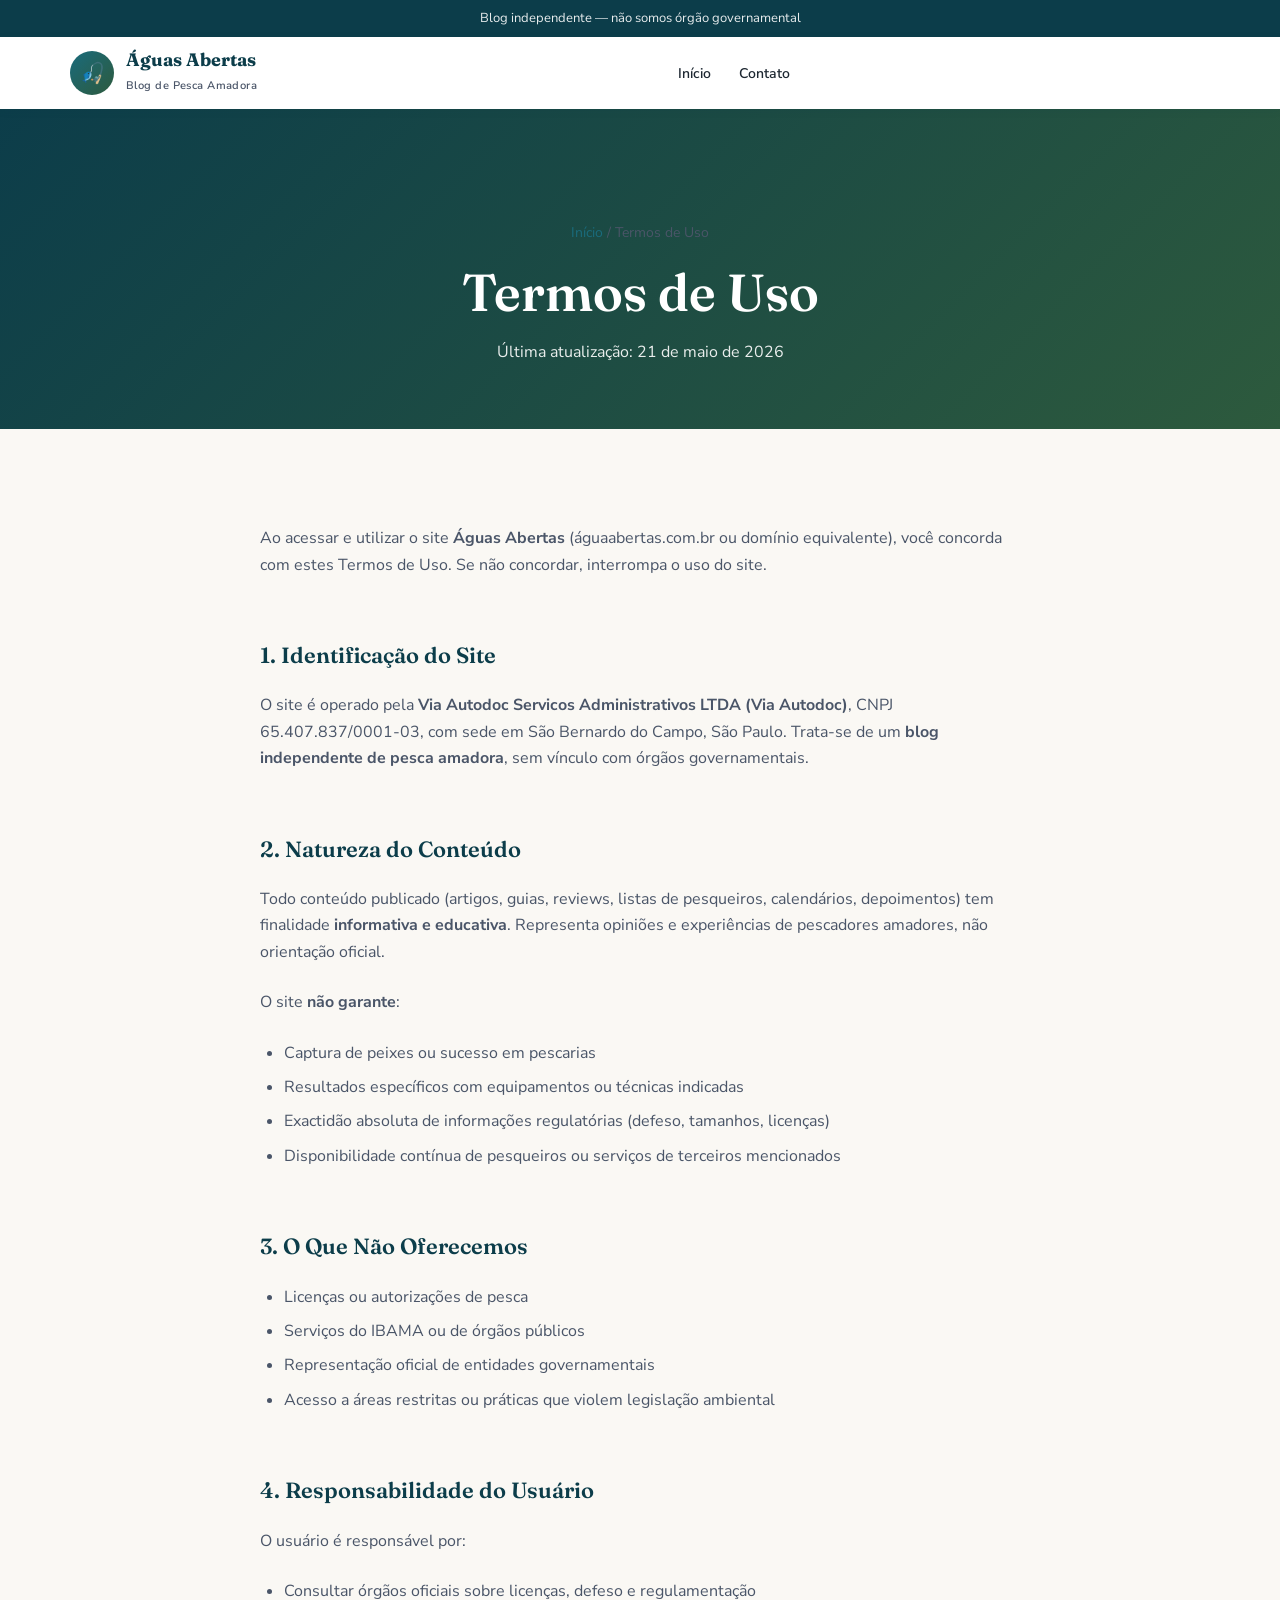
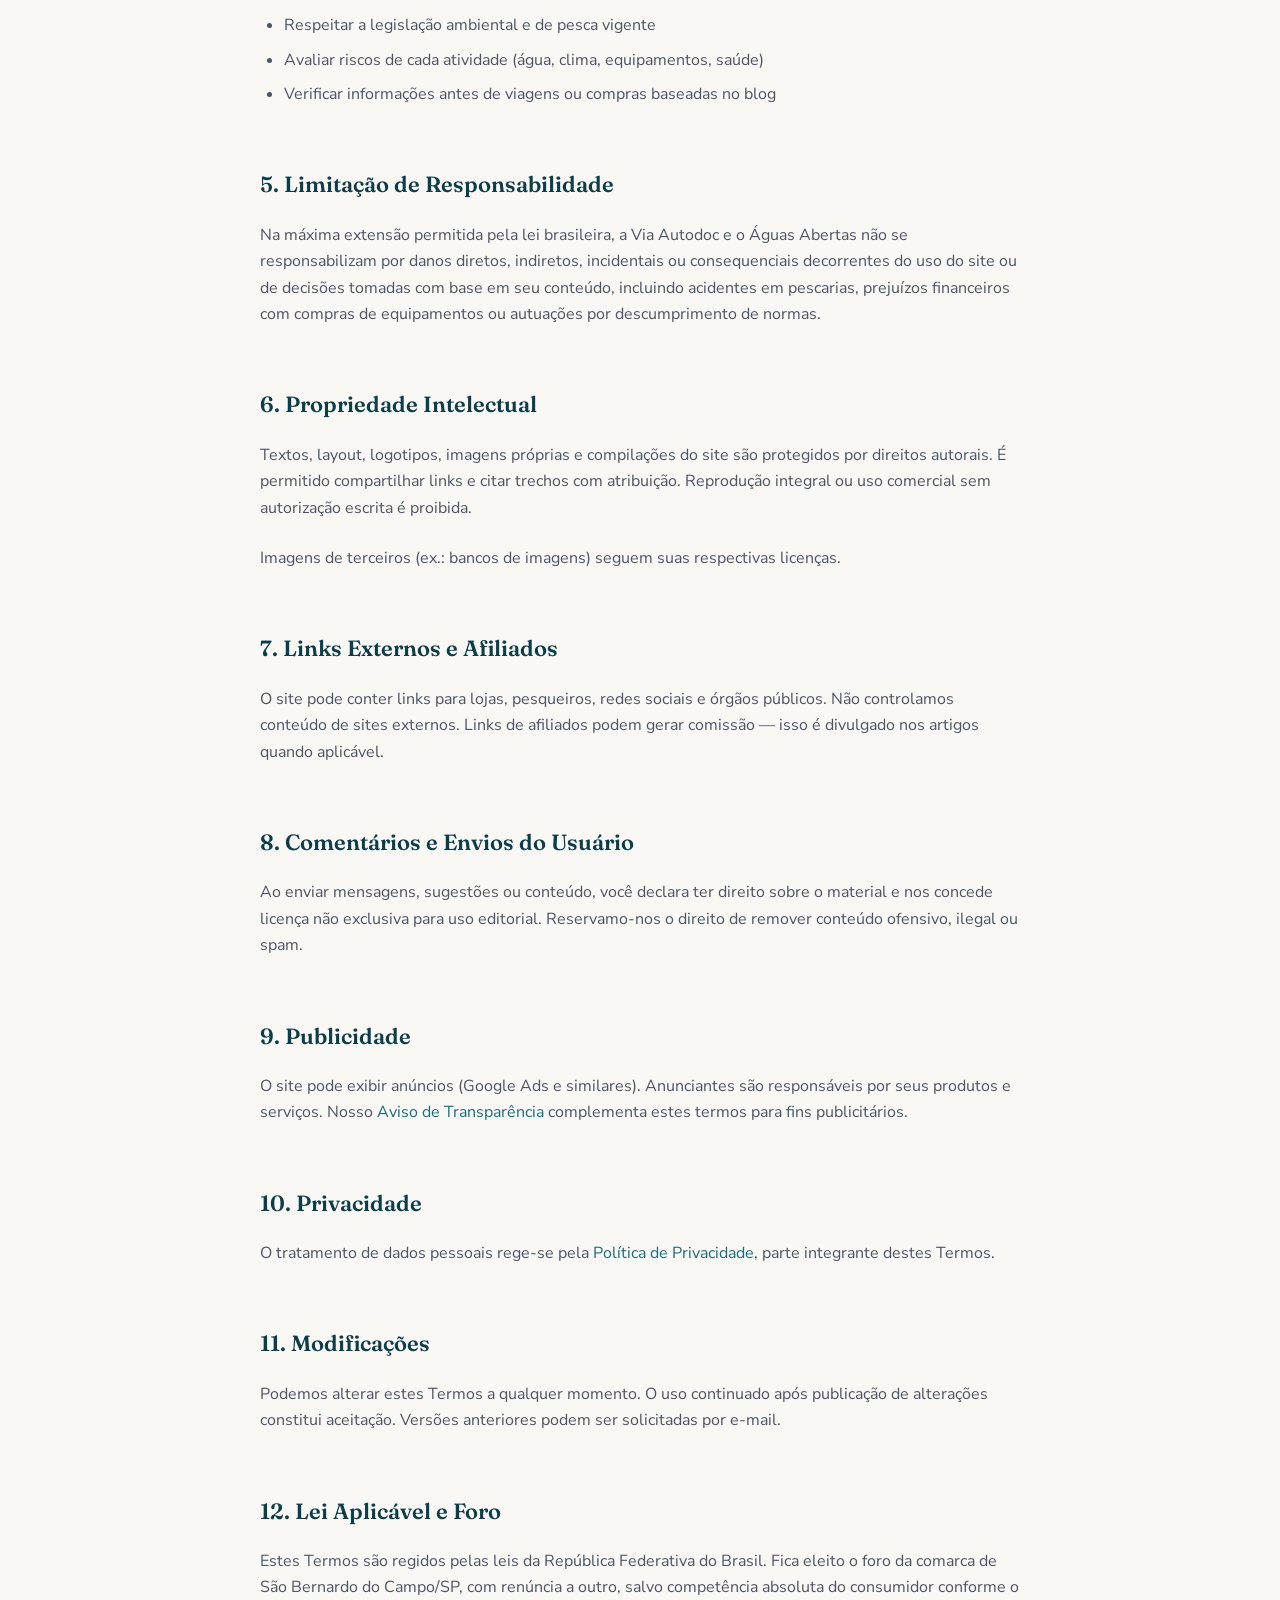
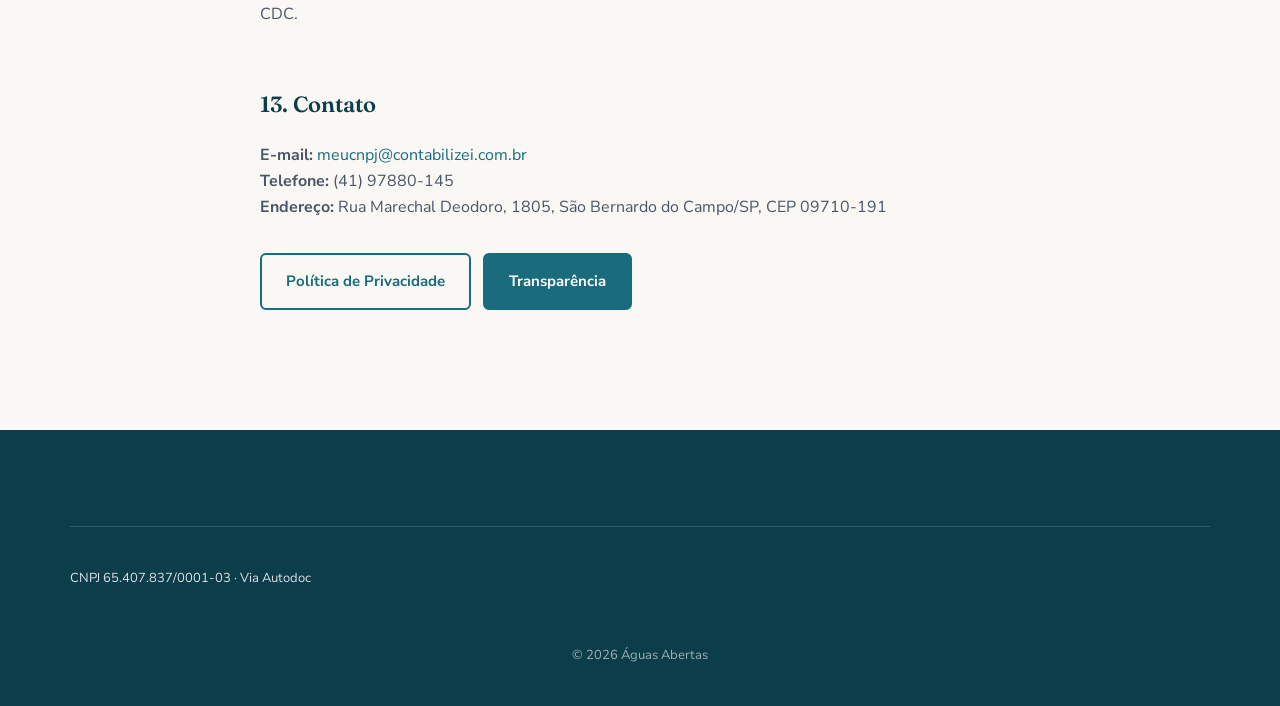
<file: app/termos-uso.html>
<!DOCTYPE html>
<html lang="pt-BR">
<head>
  <meta charset="UTF-8">
  <meta name="viewport" content="width=device-width, initial-scale=1.0">
  <meta name="description" content="Termos de Uso do blog Águas Abertas. Regras de utilização do site, limitações de responsabilidade e propriedade intelectual.">
  <title>Termos de Uso | Águas Abertas</title>
  <link rel="preconnect" href="https://fonts.googleapis.com">
  <link rel="preconnect" href="https://fonts.gstatic.com" crossorigin>
  <link href="https://fonts.googleapis.com/css2?family=Fraunces:opsz,wght@9..144,500;9..144,600;9..144,700&family=Nunito+Sans:wght@400;600;700;800&display=swap" rel="stylesheet">
  <link rel="stylesheet" href="css/style.css">
</head>
<body>
  <div class="disclaimer-bar" role="note">Blog independente — não somos órgão governamental</div>
  <header class="site-header" role="banner">
    <div class="container header-inner">
      <a href="index.html" class="logo">
        <div class="logo-icon" aria-hidden="true">🎣</div>
        <div class="logo-text"><strong>Águas Abertas</strong><span>Blog de Pesca Amadora</span></div>
      </a>
      <nav class="nav-main" aria-label="Menu principal">
        <ul><li><a href="index.html">Início</a></li><li><a href="contato.html">Contato</a></li></ul>
      </nav>
      <div class="header-actions">
        <button type="button" class="menu-toggle" id="menu-toggle" aria-expanded="false" aria-controls="mobile-nav" aria-label="Abrir menu"><span></span><span></span><span></span></button>
      </div>
    </div>
    <nav class="mobile-nav" id="mobile-nav"><ul><li><a href="index.html">Início</a></li></ul></nav>
  </header>

  <main>
    <div class="page-hero">
      <div class="container">
        <nav class="breadcrumb"><a href="index.html">Início</a> / Termos de Uso</nav>
        <h1>Termos de Uso</h1>
        <p>Última atualização: 21 de maio de 2026</p>
      </div>
    </div>

    <div class="container legal-content">
      <p>Ao acessar e utilizar o site <strong>Águas Abertas</strong> (águaabertas.com.br ou domínio equivalente), você concorda com estes Termos de Uso. Se não concordar, interrompa o uso do site.</p>

      <h2>1. Identificação do Site</h2>
      <p>O site é operado pela <strong>Via Autodoc Servicos Administrativos LTDA (Via Autodoc)</strong>, CNPJ 65.407.837/0001-03, com sede em São Bernardo do Campo, São Paulo. Trata-se de um <strong>blog independente de pesca amadora</strong>, sem vínculo com órgãos governamentais.</p>

      <h2>2. Natureza do Conteúdo</h2>
      <p>Todo conteúdo publicado (artigos, guias, reviews, listas de pesqueiros, calendários, depoimentos) tem finalidade <strong>informativa e educativa</strong>. Representa opiniões e experiências de pescadores amadores, não orientação oficial.</p>
      <p>O site <strong>não garante</strong>:</p>
      <ul>
        <li>Captura de peixes ou sucesso em pescarias</li>
        <li>Resultados específicos com equipamentos ou técnicas indicadas</li>
        <li>Exactidão absoluta de informações regulatórias (defeso, tamanhos, licenças)</li>
        <li>Disponibilidade contínua de pesqueiros ou serviços de terceiros mencionados</li>
      </ul>

      <h2>3. O Que Não Oferecemos</h2>
      <ul>
        <li>Licenças ou autorizações de pesca</li>
        <li>Serviços do IBAMA ou de órgãos públicos</li>
        <li>Representação oficial de entidades governamentais</li>
        <li>Acesso a áreas restritas ou práticas que violem legislação ambiental</li>
      </ul>

      <h2>4. Responsabilidade do Usuário</h2>
      <p>O usuário é responsável por:</p>
      <ul>
        <li>Consultar órgãos oficiais sobre licenças, defeso e regulamentação</li>
        <li>Respeitar a legislação ambiental e de pesca vigente</li>
        <li>Avaliar riscos de cada atividade (água, clima, equipamentos, saúde)</li>
        <li>Verificar informações antes de viagens ou compras baseadas no blog</li>
      </ul>

      <h2>5. Limitação de Responsabilidade</h2>
      <p>Na máxima extensão permitida pela lei brasileira, a Via Autodoc e o Águas Abertas não se responsabilizam por danos diretos, indiretos, incidentais ou consequenciais decorrentes do uso do site ou de decisões tomadas com base em seu conteúdo, incluindo acidentes em pescarias, prejuízos financeiros com compras de equipamentos ou autuações por descumprimento de normas.</p>

      <h2>6. Propriedade Intelectual</h2>
      <p>Textos, layout, logotipos, imagens próprias e compilações do site são protegidos por direitos autorais. É permitido compartilhar links e citar trechos com atribuição. Reprodução integral ou uso comercial sem autorização escrita é proibida.</p>
      <p>Imagens de terceiros (ex.: bancos de imagens) seguem suas respectivas licenças.</p>

      <h2>7. Links Externos e Afiliados</h2>
      <p>O site pode conter links para lojas, pesqueiros, redes sociais e órgãos públicos. Não controlamos conteúdo de sites externos. Links de afiliados podem gerar comissão — isso é divulgado nos artigos quando aplicável.</p>

      <h2>8. Comentários e Envios do Usuário</h2>
      <p>Ao enviar mensagens, sugestões ou conteúdo, você declara ter direito sobre o material e nos concede licença não exclusiva para uso editorial. Reservamo-nos o direito de remover conteúdo ofensivo, ilegal ou spam.</p>

      <h2>9. Publicidade</h2>
      <p>O site pode exibir anúncios (Google Ads e similares). Anunciantes são responsáveis por seus produtos e serviços. Nosso <a href="transparencia.html">Aviso de Transparência</a> complementa estes termos para fins publicitários.</p>

      <h2>10. Privacidade</h2>
      <p>O tratamento de dados pessoais rege-se pela <a href="politica-privacidade.html">Política de Privacidade</a>, parte integrante destes Termos.</p>

      <h2>11. Modificações</h2>
      <p>Podemos alterar estes Termos a qualquer momento. O uso continuado após publicação de alterações constitui aceitação. Versões anteriores podem ser solicitadas por e-mail.</p>

      <h2>12. Lei Aplicável e Foro</h2>
      <p>Estes Termos são regidos pelas leis da República Federativa do Brasil. Fica eleito o foro da comarca de São Bernardo do Campo/SP, com renúncia a outro, salvo competência absoluta do consumidor conforme o CDC.</p>

      <h2>13. Contato</h2>
      <p><strong>E-mail:</strong> <a href="mailto:meucnpj@contabilizei.com.br">meucnpj@contabilizei.com.br</a><br>
      <strong>Telefone:</strong> (41) 97880-145<br>
      <strong>Endereço:</strong> Rua Marechal Deodoro, 1805, São Bernardo do Campo/SP, CEP 09710-191</p>

      <p style="margin-top:2rem">
        <a href="politica-privacidade.html" class="btn btn-outline">Política de Privacidade</a>
        <a href="transparencia.html" class="btn btn-primary" style="margin-left:0.5rem">Transparência</a>
      </p>
    </div>
  </main>

  <footer class="site-footer">
    <div class="container footer-legal">
      <p>CNPJ 65.407.837/0001-03 · Via Autodoc</p>
    </div>
    <div class="container footer-bottom"><p>© <span id="current-year">2026</span> Águas Abertas</p></div>
  </footer>
  <script src="js/main.js" defer></script>
</body>
</html>
</file>
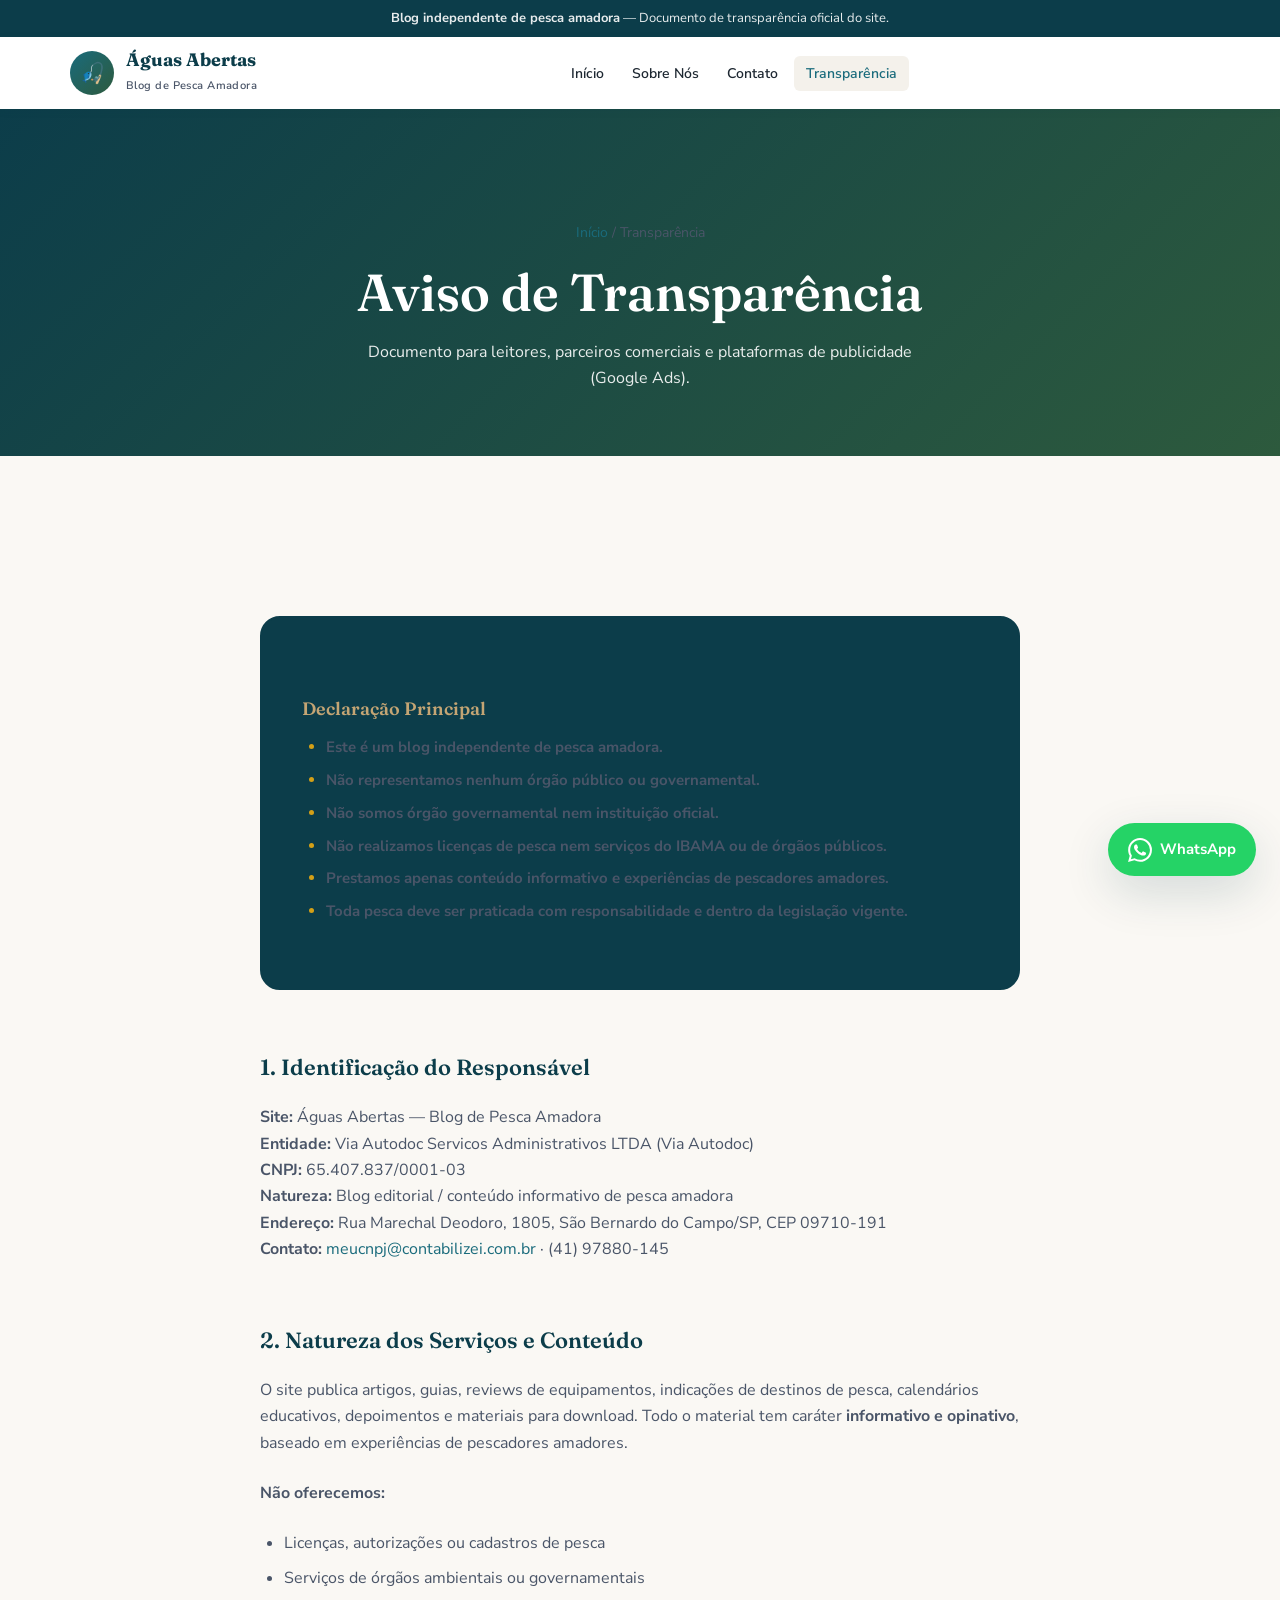
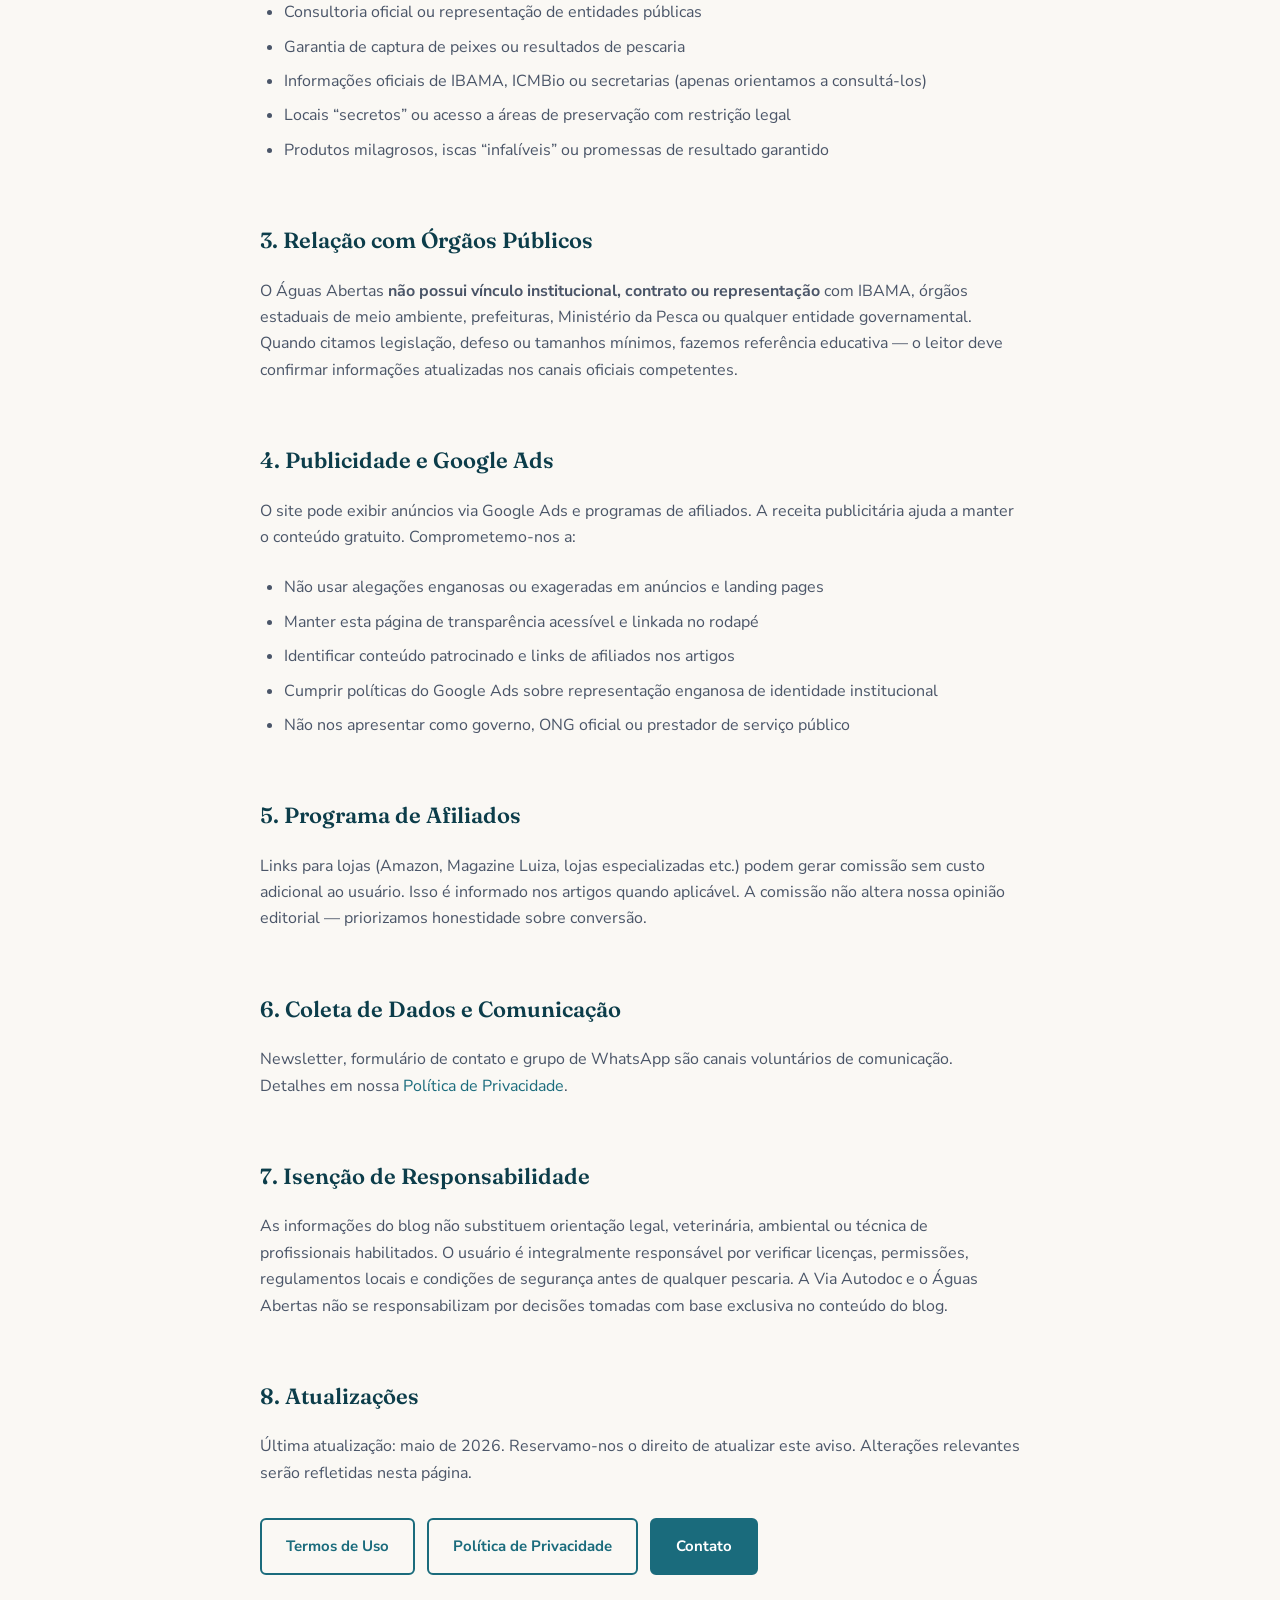
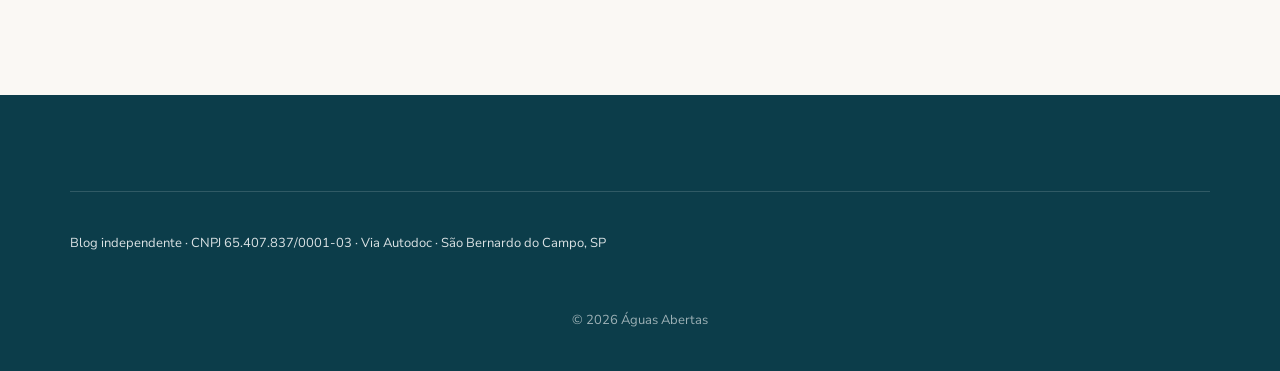
<file: app/transparencia.html>
<!DOCTYPE html>
<html lang="pt-BR">
<head>
  <meta charset="UTF-8">
  <meta name="viewport" content="width=device-width, initial-scale=1.0">
  <meta name="description" content="Aviso de transparência do blog Águas Abertas para leitores, Google Ads e anunciantes. Blog independente de pesca amadora — não somos órgão governamental.">
  <title>Transparência e Aviso Legal | Águas Abertas — Google Ads</title>
  <link rel="preconnect" href="https://fonts.googleapis.com">
  <link rel="preconnect" href="https://fonts.gstatic.com" crossorigin>
  <link href="https://fonts.googleapis.com/css2?family=Fraunces:opsz,wght@9..144,500;9..144,600;9..144,700&family=Nunito+Sans:wght@400;600;700;800&display=swap" rel="stylesheet">
  <link rel="stylesheet" href="css/style.css">
</head>
<body>
  <div class="disclaimer-bar" role="note">
    <strong>Blog independente de pesca amadora</strong> — Documento de transparência oficial do site.
  </div>
  <header class="site-header" role="banner">
    <div class="container header-inner">
      <a href="index.html" class="logo">
        <div class="logo-icon" aria-hidden="true">🎣</div>
        <div class="logo-text"><strong>Águas Abertas</strong><span>Blog de Pesca Amadora</span></div>
      </a>
      <nav class="nav-main" aria-label="Menu principal">
        <ul>
          <li><a href="index.html">Início</a></li>
          <li><a href="sobre.html">Sobre Nós</a></li>
          <li><a href="contato.html">Contato</a></li>
          <li><a href="transparencia.html" class="active">Transparência</a></li>
        </ul>
      </nav>
      <div class="header-actions">
        <a href="#" class="btn btn-whatsapp" data-whatsapp>WhatsApp</a>
        <button type="button" class="menu-toggle" id="menu-toggle" aria-expanded="false" aria-controls="mobile-nav" aria-label="Abrir menu"><span></span><span></span><span></span></button>
      </div>
    </div>
    <nav class="mobile-nav" id="mobile-nav" aria-label="Menu mobile">
      <ul><li><a href="index.html">Início</a></li><li><a href="transparencia.html">Transparência</a></li></ul>
    </nav>
  </header>

  <main>
    <div class="page-hero">
      <div class="container">
        <nav class="breadcrumb"><a href="index.html">Início</a> / Transparência</nav>
        <h1>Aviso de Transparência</h1>
        <p>Documento para leitores, parceiros comerciais e plataformas de publicidade (Google Ads).</p>
      </div>
    </div>

    <div class="container legal-content">
      <div class="transparency-box transparency-highlight">
        <h3>Declaração Principal</h3>
        <ul>
          <li><strong>Este é um blog independente de pesca amadora.</strong></li>
          <li><strong>Não representamos nenhum órgão público ou governamental.</strong></li>
          <li><strong>Não somos órgão governamental nem instituição oficial.</strong></li>
          <li><strong>Não realizamos licenças de pesca nem serviços do IBAMA ou de órgãos públicos.</strong></li>
          <li><strong>Prestamos apenas conteúdo informativo e experiências de pescadores amadores.</strong></li>
          <li><strong>Toda pesca deve ser praticada com responsabilidade e dentro da legislação vigente.</strong></li>
        </ul>
      </div>

      <h2>1. Identificação do Responsável</h2>
      <p><strong>Site:</strong> Águas Abertas — Blog de Pesca Amadora<br>
      <strong>Entidade:</strong> Via Autodoc Servicos Administrativos LTDA (Via Autodoc)<br>
      <strong>CNPJ:</strong> 65.407.837/0001-03<br>
      <strong>Natureza:</strong> Blog editorial / conteúdo informativo de pesca amadora<br>
      <strong>Endereço:</strong> Rua Marechal Deodoro, 1805, São Bernardo do Campo/SP, CEP 09710-191<br>
      <strong>Contato:</strong> <a href="mailto:meucnpj@contabilizei.com.br">meucnpj@contabilizei.com.br</a> · (41) 97880-145</p>

      <h2>2. Natureza dos Serviços e Conteúdo</h2>
      <p>O site publica artigos, guias, reviews de equipamentos, indicações de destinos de pesca, calendários educativos, depoimentos e materiais para download. Todo o material tem caráter <strong>informativo e opinativo</strong>, baseado em experiências de pescadores amadores.</p>
      <p><strong>Não oferecemos:</strong></p>
      <ul>
        <li>Licenças, autorizações ou cadastros de pesca</li>
        <li>Serviços de órgãos ambientais ou governamentais</li>
        <li>Consultoria oficial ou representação de entidades públicas</li>
        <li>Garantia de captura de peixes ou resultados de pescaria</li>
        <li>Informações oficiais de IBAMA, ICMBio ou secretarias (apenas orientamos a consultá-los)</li>
        <li>Locais “secretos” ou acesso a áreas de preservação com restrição legal</li>
        <li>Produtos milagrosos, iscas “infalíveis” ou promessas de resultado garantido</li>
      </ul>

      <h2>3. Relação com Órgãos Públicos</h2>
      <p>O Águas Abertas <strong>não possui vínculo institucional, contrato ou representação</strong> com IBAMA, órgãos estaduais de meio ambiente, prefeituras, Ministério da Pesca ou qualquer entidade governamental. Quando citamos legislação, defeso ou tamanhos mínimos, fazemos referência educativa — o leitor deve confirmar informações atualizadas nos canais oficiais competentes.</p>

      <h2>4. Publicidade e Google Ads</h2>
      <p>O site pode exibir anúncios via Google Ads e programas de afiliados. A receita publicitária ajuda a manter o conteúdo gratuito. Comprometemo-nos a:</p>
      <ul>
        <li>Não usar alegações enganosas ou exageradas em anúncios e landing pages</li>
        <li>Manter esta página de transparência acessível e linkada no rodapé</li>
        <li>Identificar conteúdo patrocinado e links de afiliados nos artigos</li>
        <li>Cumprir políticas do Google Ads sobre representação enganosa de identidade institucional</li>
        <li>Não nos apresentar como governo, ONG oficial ou prestador de serviço público</li>
      </ul>

      <h2>5. Programa de Afiliados</h2>
      <p>Links para lojas (Amazon, Magazine Luiza, lojas especializadas etc.) podem gerar comissão sem custo adicional ao usuário. Isso é informado nos artigos quando aplicável. A comissão não altera nossa opinião editorial — priorizamos honestidade sobre conversão.</p>

      <h2>6. Coleta de Dados e Comunicação</h2>
      <p>Newsletter, formulário de contato e grupo de WhatsApp são canais voluntários de comunicação. Detalhes em nossa <a href="politica-privacidade.html">Política de Privacidade</a>.</p>

      <h2>7. Isenção de Responsabilidade</h2>
      <p>As informações do blog não substituem orientação legal, veterinária, ambiental ou técnica de profissionais habilitados. O usuário é integralmente responsável por verificar licenças, permissões, regulamentos locais e condições de segurança antes de qualquer pescaria. A Via Autodoc e o Águas Abertas não se responsabilizam por decisões tomadas com base exclusiva no conteúdo do blog.</p>

      <h2>8. Atualizações</h2>
      <p>Última atualização: maio de 2026. Reservamo-nos o direito de atualizar este aviso. Alterações relevantes serão refletidas nesta página.</p>

      <p style="margin-top:2rem">
        <a href="termos-uso.html" class="btn btn-outline">Termos de Uso</a>
        <a href="politica-privacidade.html" class="btn btn-outline" style="margin-left:0.5rem">Política de Privacidade</a>
        <a href="contato.html" class="btn btn-primary" style="margin-left:0.5rem">Contato</a>
      </p>
    </div>
  </main>

  <footer class="site-footer">
    <div class="container footer-legal">
      <p>Blog independente · CNPJ 65.407.837/0001-03 · Via Autodoc · São Bernardo do Campo, SP</p>
    </div>
    <div class="container footer-bottom"><p>© <span id="current-year">2026</span> Águas Abertas</p></div>
  </footer>
  <a href="#" class="whatsapp-float" data-whatsapp aria-label="WhatsApp"><svg viewBox="0 0 24 24" fill="currentColor" width="24" height="24"><path d="M17.472 14.382c-.297-.149-1.758-.867-2.03-.967-.273-.099-.471-.148-.67.15-.197.297-.767.966-.94 1.164-.173.199-.347.223-.644.075-.297-.15-1.255-.463-2.39-1.475-.883-.788-1.48-1.761-1.653-2.059-.173-.297-.018-.458.13-.606.134-.133.298-.347.446-.52.149-.174.198-.298.298-.497.099-.198.05-.371-.025-.52-.075-.149-.669-1.612-.916-2.207-.242-.579-.487-.5-.669-.51-.173-.008-.371-.01-.57-.01-.198 0-.52.074-.792.372-.272.297-1.04 1.016-1.04 2.479 0 1.462 1.065 2.875 1.213 3.074.149.198 2.096 3.2 5.077 4.487.709.306 1.262.489 1.694.625.712.227 1.36.195 1.871.118.571-.085 1.758-.719 2.006-1.413.248-.694.248-1.289.173-1.413-.074-.124-.272-.198-.57-.347m-5.421 7.403h-.004a9.87 9.87 0 01-5.031-1.378l-.361-.214-3.741.982.998-3.648-.235-.374a9.86 9.86 0 01-1.51-5.26c.001-5.45 4.436-9.884 9.888-9.884 2.64 0 5.122 1.03 6.988 2.898a9.825 9.825 0 012.893 6.994c-.003 5.45-4.435 9.884-9.882 9.884m8.413-18.297A11.815 11.815 0 0012.05 0C5.495 0 .16 5.335.157 11.892c0 2.096.547 4.142 1.588 5.945L.057 24l6.305-1.654a11.882 11.882 0 005.683 1.448h.005c6.554 0 11.89-5.335 11.893-11.893a11.821 11.821 0 00-3.48-8.413z"/></svg><span>WhatsApp</span></a>
  <script src="js/main.js" defer></script>
</body>
</html>
</file>
<file: app/css/style.css>
/* Águas Abertas — Blog de Pesca Amadora */

:root {
  --color-water-deep: #0c3d4a;
  --color-water: #1a6b7c;
  --color-water-light: #2d9aad;
  --color-forest: #2d5a3d;
  --color-forest-light: #4a8f5c;
  --color-earth: #8b6f47;
  --color-earth-light: #c4a574;
  --color-stone: #5c6370;
  --color-stone-light: #8a9199;
  --color-sand: #f4f1eb;
  --color-cream: #faf8f4;
  --color-white: #ffffff;
  --color-text: #1e2832;
  --color-text-muted: #4a5568;
  --color-border: #e2ddd4;
  --color-accent: #d4a017;
  --color-accent-hover: #b8860b;
  --color-whatsapp: #25d366;
  --color-danger: #c0392b;
  --font-display: "Fraunces", Georgia, serif;
  --font-body: "Nunito Sans", system-ui, sans-serif;
  --space-xs: 0.5rem;
  --space-sm: 1rem;
  --space-md: 1.5rem;
  --space-lg: 2.5rem;
  --space-xl: 4rem;
  --space-2xl: 6rem;
  --radius-sm: 6px;
  --radius-md: 12px;
  --radius-lg: 20px;
  --shadow-sm: 0 2px 8px rgba(12, 61, 74, 0.08);
  --shadow-md: 0 8px 24px rgba(12, 61, 74, 0.12);
  --shadow-lg: 0 16px 48px rgba(12, 61, 74, 0.16);
  --header-height: 72px;
  --transition: 0.25s ease;
  --container: min(1140px, 92vw);
}

*,
*::before,
*::after {
  box-sizing: border-box;
  margin: 0;
  padding: 0;
}

html {
  scroll-behavior: smooth;
  scroll-padding-top: calc(var(--header-height) + 1rem);
}

@media (prefers-reduced-motion: reduce) {
  html {
    scroll-behavior: auto;
  }
  *,
  *::before,
  *::after {
    animation-duration: 0.01ms !important;
    transition-duration: 0.01ms !important;
  }
}

body {
  font-family: var(--font-body);
  font-size: 1rem;
  line-height: 1.65;
  color: var(--color-text);
  background: var(--color-cream);
  -webkit-font-smoothing: antialiased;
}

img {
  max-width: 100%;
  height: auto;
  display: block;
}

a {
  color: var(--color-water);
  text-decoration: none;
  transition: color var(--transition);
}

a:hover {
  color: var(--color-water-deep);
}

ul {
  list-style: none;
}

.container {
  width: var(--container);
  margin-inline: auto;
}

/* Typography */
h1, h2, h3, h4 {
  font-family: var(--font-display);
  font-weight: 600;
  line-height: 1.2;
  color: var(--color-water-deep);
}

h1 { font-size: clamp(2rem, 5vw, 3.25rem); }
h2 { font-size: clamp(1.75rem, 4vw, 2.5rem); }
h3 { font-size: clamp(1.25rem, 2.5vw, 1.5rem); }

.section-label {
  display: inline-block;
  font-size: 0.75rem;
  font-weight: 700;
  letter-spacing: 0.12em;
  text-transform: uppercase;
  color: var(--color-forest-light);
  margin-bottom: var(--space-sm);
}

.section-header {
  text-align: center;
  max-width: 640px;
  margin-inline: auto;
  margin-bottom: var(--space-xl);
}

.section-header p {
  margin-top: var(--space-sm);
  color: var(--color-text-muted);
}

/* Buttons */
.btn {
  display: inline-flex;
  align-items: center;
  justify-content: center;
  gap: 0.5rem;
  padding: 0.875rem 1.5rem;
  font-family: var(--font-body);
  font-size: 0.9375rem;
  font-weight: 700;
  border-radius: var(--radius-sm);
  border: 2px solid transparent;
  cursor: pointer;
  transition: all var(--transition);
  text-decoration: none;
  white-space: nowrap;
}

.btn-primary {
  background: var(--color-water);
  color: var(--color-white);
  border-color: var(--color-water);
}

.btn-primary:hover {
  background: var(--color-water-deep);
  border-color: var(--color-water-deep);
  color: var(--color-white);
}

.btn-secondary {
  background: transparent;
  color: var(--color-white);
  border-color: var(--color-white);
}

.btn-secondary:hover {
  background: var(--color-white);
  color: var(--color-water-deep);
}

.btn-accent {
  background: var(--color-accent);
  color: var(--color-water-deep);
  border-color: var(--color-accent);
}

.btn-accent:hover {
  background: var(--color-accent-hover);
  border-color: var(--color-accent-hover);
  color: var(--color-white);
}

.btn-outline {
  background: transparent;
  color: var(--color-water);
  border-color: var(--color-water);
}

.btn-outline:hover {
  background: var(--color-water);
  color: var(--color-white);
}

.btn-whatsapp {
  background: var(--color-whatsapp);
  color: var(--color-white);
  border-color: var(--color-whatsapp);
}

.btn-whatsapp:hover {
  background: #1da851;
  border-color: #1da851;
  color: var(--color-white);
}

/* Disclaimer bar */
.disclaimer-bar {
  background: var(--color-water-deep);
  color: rgba(255, 255, 255, 0.9);
  font-size: 0.8125rem;
  padding: 0.5rem var(--space-sm);
  text-align: center;
}

.disclaimer-bar a {
  color: var(--color-earth-light);
  text-decoration: underline;
}

/* Header */
.site-header {
  position: sticky;
  top: 0;
  z-index: 1000;
  background: var(--color-white);
  box-shadow: var(--shadow-sm);
  height: var(--header-height);
}

.header-inner {
  display: flex;
  align-items: center;
  justify-content: space-between;
  height: 100%;
  gap: var(--space-md);
}

.logo {
  display: flex;
  align-items: center;
  gap: 0.75rem;
  text-decoration: none;
  color: var(--color-water-deep);
  flex-shrink: 0;
}

.logo-icon {
  width: 44px;
  height: 44px;
  background: linear-gradient(135deg, var(--color-water) 0%, var(--color-forest) 100%);
  border-radius: 50%;
  display: flex;
  align-items: center;
  justify-content: center;
  font-size: 1.25rem;
}

.logo-text strong {
  display: block;
  font-family: var(--font-display);
  font-size: 1.125rem;
  line-height: 1.2;
}

.logo-text span {
  font-size: 0.6875rem;
  color: var(--color-text-muted);
  font-weight: 600;
  letter-spacing: 0.04em;
}

.nav-main {
  display: none;
}

.nav-main ul {
  display: flex;
  gap: 0.25rem;
  flex-wrap: wrap;
}

.nav-main a {
  padding: 0.5rem 0.75rem;
  font-size: 0.875rem;
  font-weight: 600;
  color: var(--color-text);
  border-radius: var(--radius-sm);
}

.nav-main a:hover,
.nav-main a.active {
  color: var(--color-water);
  background: var(--color-sand);
}

.header-actions {
  display: flex;
  align-items: center;
  gap: 0.5rem;
}

.header-actions .btn {
  display: none;
  padding: 0.625rem 1rem;
  font-size: 0.8125rem;
}

.menu-toggle {
  display: flex;
  flex-direction: column;
  justify-content: center;
  gap: 5px;
  width: 44px;
  height: 44px;
  background: var(--color-sand);
  border: none;
  border-radius: var(--radius-sm);
  cursor: pointer;
  padding: 10px;
}

.menu-toggle span {
  display: block;
  height: 2px;
  background: var(--color-water-deep);
  border-radius: 2px;
  transition: var(--transition);
}

.menu-toggle[aria-expanded="true"] span:nth-child(1) {
  transform: translateY(7px) rotate(45deg);
}

.menu-toggle[aria-expanded="true"] span:nth-child(2) {
  opacity: 0;
}

.menu-toggle[aria-expanded="true"] span:nth-child(3) {
  transform: translateY(-7px) rotate(-45deg);
}

.mobile-nav {
  display: none;
  position: fixed;
  top: var(--header-height);
  left: 0;
  right: 0;
  bottom: 0;
  background: var(--color-white);
  padding: var(--space-lg);
  overflow-y: auto;
  z-index: 999;
}

.mobile-nav.is-open {
  display: block;
}

.mobile-nav ul {
  display: flex;
  flex-direction: column;
  gap: 0.25rem;
}

.mobile-nav a {
  display: block;
  padding: 0.875rem 1rem;
  font-weight: 600;
  font-size: 1.0625rem;
  color: var(--color-text);
  border-radius: var(--radius-sm);
  border-bottom: 1px solid var(--color-border);
}

.mobile-nav .btn {
  width: 100%;
  margin-top: var(--space-md);
}

@media (min-width: 900px) {
  .nav-main { display: block; }
  .menu-toggle { display: none; }
  .header-actions .btn-newsletter { display: inline-flex; }
}

@media (min-width: 1100px) {
  .header-actions .btn-whatsapp-header { display: inline-flex; }
}

/* Hero */
.hero {
  position: relative;
  min-height: 85vh;
  display: flex;
  align-items: center;
  overflow: hidden;
}

.hero-bg {
  position: absolute;
  inset: 0;
  z-index: 0;
  background: var(--color-water-deep);
}

.hero-bg img {
  width: 100%;
  height: 100%;
  object-fit: cover;
  display: block;
}

.hero-overlay {
  position: absolute;
  inset: 0;
  background: linear-gradient(
    135deg,
    rgba(12, 61, 74, 0.92) 0%,
    rgba(45, 90, 61, 0.75) 50%,
    rgba(12, 61, 74, 0.85) 100%
  );
  z-index: 1;
}

.hero-content {
  position: relative;
  z-index: 2;
  padding: var(--space-2xl) 0;
  max-width: 720px;
}

.hero-badge {
  display: inline-flex;
  align-items: center;
  gap: 0.5rem;
  background: rgba(255, 255, 255, 0.15);
  backdrop-filter: blur(8px);
  padding: 0.5rem 1rem;
  border-radius: 100px;
  font-size: 0.8125rem;
  font-weight: 700;
  color: var(--color-earth-light);
  margin-bottom: var(--space-md);
  border: 1px solid rgba(255, 255, 255, 0.2);
}

.hero h1 {
  color: var(--color-white);
  margin-bottom: var(--space-md);
}

.hero-subtitle {
  font-size: clamp(1.0625rem, 2.5vw, 1.25rem);
  color: rgba(255, 255, 255, 0.9);
  margin-bottom: var(--space-lg);
  max-width: 560px;
}

.hero-cta {
  display: flex;
  flex-wrap: wrap;
  gap: var(--space-sm);
  margin-bottom: var(--space-lg);
}

.hero-trust {
  display: flex;
  flex-wrap: wrap;
  gap: var(--space-md);
  font-size: 0.875rem;
  color: rgba(255, 255, 255, 0.8);
}

.hero-trust li::before {
  content: "✓ ";
  color: var(--color-accent);
  font-weight: 700;
}

/* Transparency box */
.transparency-box {
  background: linear-gradient(135deg, var(--color-sand) 0%, #ebe6dc 100%);
  border: 2px solid var(--color-earth-light);
  border-radius: var(--radius-lg);
  padding: var(--space-lg);
  margin: var(--space-xl) 0;
}

.transparency-box h3 {
  display: flex;
  align-items: center;
  gap: 0.5rem;
  margin-bottom: var(--space-md);
  color: var(--color-earth);
}

.transparency-box ul {
  list-style: disc;
  padding-left: 1.25rem;
}

.transparency-box li {
  margin-bottom: 0.5rem;
  color: var(--color-text);
  font-size: 0.9375rem;
}

.transparency-box li::marker {
  color: var(--color-water);
}

.transparency-highlight {
  background: var(--color-water-deep);
  color: var(--color-white);
  border-color: var(--color-water-deep);
}

.transparency-highlight h3 {
  color: var(--color-earth-light);
}

.transparency-highlight li {
  color: rgba(255, 255, 255, 0.95);
}

.transparency-highlight li::marker {
  color: var(--color-accent);
}

/* Cards */
.card-grid {
  display: grid;
  grid-template-columns: 1fr;
  gap: var(--space-lg);
}

@media (min-width: 600px) {
  .card-grid { grid-template-columns: repeat(2, 1fr); }
}

@media (min-width: 900px) {
  .card-grid-3 { grid-template-columns: repeat(3, 1fr); }
}

.article-card {
  background: var(--color-white);
  border-radius: var(--radius-md);
  overflow: hidden;
  box-shadow: var(--shadow-sm);
  transition: transform var(--transition), box-shadow var(--transition);
  display: flex;
  flex-direction: column;
}

.article-card:hover {
  transform: translateY(-4px);
  box-shadow: var(--shadow-md);
}

.article-card-image {
  aspect-ratio: 16 / 10;
  overflow: hidden;
  background: var(--color-water-deep);
}

.article-card-image img {
  width: 100%;
  height: 100%;
  object-fit: cover;
  display: block;
  transition: transform 0.4s ease;
}

.article-card:hover .article-card-image img {
  transform: scale(1.05);
}

.article-card-body {
  padding: var(--space-md);
  flex: 1;
  display: flex;
  flex-direction: column;
}

.article-card-tag {
  font-size: 0.6875rem;
  font-weight: 700;
  text-transform: uppercase;
  letter-spacing: 0.08em;
  color: var(--color-forest-light);
  margin-bottom: 0.5rem;
}

.article-card h3 {
  margin-bottom: 0.5rem;
  font-size: 1.125rem;
}

.article-card h3 a {
  color: inherit;
  text-decoration: none;
}

.article-card h3 a:hover {
  color: var(--color-water);
}

.article-card p {
  font-size: 0.9375rem;
  color: var(--color-text-muted);
  flex: 1;
}

.article-card-meta {
  margin-top: var(--space-sm);
  font-size: 0.8125rem;
  color: var(--color-stone-light);
}

/* About section */
.about-grid {
  display: grid;
  gap: var(--space-xl);
  align-items: center;
}

@media (min-width: 768px) {
  .about-grid {
    grid-template-columns: 1fr 1fr;
  }
}

.about-image {
  border-radius: var(--radius-lg);
  overflow: hidden;
  box-shadow: var(--shadow-lg);
  background: var(--color-forest);
}

.about-image img {
  width: 100%;
  aspect-ratio: 4 / 3;
  object-fit: cover;
  display: block;
}

.about-content p {
  margin-bottom: var(--space-md);
  color: var(--color-text-muted);
}

.about-stats {
  display: grid;
  grid-template-columns: repeat(3, 1fr);
  gap: var(--space-md);
  margin-top: var(--space-lg);
}

.stat-item {
  text-align: center;
  padding: var(--space-md);
  background: var(--color-white);
  border-radius: var(--radius-md);
  box-shadow: var(--shadow-sm);
}

.stat-item strong {
  display: block;
  font-family: var(--font-display);
  font-size: 1.75rem;
  color: var(--color-water);
}

.stat-item span {
  font-size: 0.8125rem;
  color: var(--color-text-muted);
}

/* Testimonials */
.testimonial-card {
  background: var(--color-white);
  padding: var(--space-lg);
  border-radius: var(--radius-md);
  box-shadow: var(--shadow-sm);
  border-left: 4px solid var(--color-water-light);
}

.testimonial-card blockquote {
  font-style: italic;
  color: var(--color-text);
  margin-bottom: var(--space-md);
  font-size: 1.0625rem;
}

.testimonial-author {
  display: flex;
  align-items: center;
  gap: var(--space-sm);
}

.testimonial-author img,
.testimonial-avatar {
  width: 48px;
  height: 48px;
  border-radius: 50%;
  object-fit: cover;
  flex-shrink: 0;
}

.testimonial-avatar {
  display: flex;
  align-items: center;
  justify-content: center;
  font-weight: 800;
  font-size: 0.875rem;
  color: var(--color-white);
  background: linear-gradient(135deg, var(--color-water), var(--color-forest));
}

.testimonial-author strong {
  display: block;
  font-size: 0.9375rem;
}

.testimonial-author span {
  font-size: 0.8125rem;
  color: var(--color-text-muted);
}

/* Gallery */
.gallery-grid {
  display: grid;
  grid-template-columns: repeat(2, 1fr);
  gap: 0.5rem;
}

@media (min-width: 768px) {
  .gallery-grid {
    grid-template-columns: repeat(4, 1fr);
    gap: var(--space-sm);
  }
}

.gallery-item {
  border-radius: var(--radius-sm);
  overflow: hidden;
  aspect-ratio: 1;
  min-height: 140px;
  background: var(--color-water-deep);
}

.gallery-item:first-child {
  grid-column: span 2;
  grid-row: span 2;
  aspect-ratio: 1;
  min-height: 280px;
}

.gallery-item img {
  width: 100%;
  height: 100%;
  min-height: 100%;
  object-fit: cover;
  display: block;
  transition: transform 0.4s ease;
}

.gallery-item:hover img {
  transform: scale(1.08);
}

/* CTA section */
.cta-section {
  background: linear-gradient(135deg, var(--color-water-deep) 0%, var(--color-forest) 100%);
  color: var(--color-white);
  padding: var(--space-2xl) 0;
  text-align: center;
}

.cta-section h2 {
  color: var(--color-white);
  margin-bottom: var(--space-sm);
}

.cta-section > .container > p {
  max-width: 560px;
  margin: 0 auto var(--space-xl);
  opacity: 0.9;
}

.cta-grid {
  display: grid;
  gap: var(--space-lg);
  max-width: 900px;
  margin-inline: auto;
}

@media (min-width: 768px) {
  .cta-grid { grid-template-columns: repeat(3, 1fr); }
}

.cta-card {
  background: rgba(255, 255, 255, 0.1);
  backdrop-filter: blur(8px);
  border: 1px solid rgba(255, 255, 255, 0.2);
  border-radius: var(--radius-md);
  padding: var(--space-lg);
}

.cta-card h3 {
  color: var(--color-white);
  font-size: 1.125rem;
  margin-bottom: var(--space-sm);
}

.cta-card p {
  font-size: 0.9375rem;
  opacity: 0.85;
  margin-bottom: var(--space-md);
}

/* Newsletter form */
.newsletter-form {
  display: flex;
  flex-direction: column;
  gap: 0.5rem;
  max-width: 400px;
  margin-inline: auto;
}

.newsletter-form input {
  padding: 0.875rem 1rem;
  border: 2px solid var(--color-border);
  border-radius: var(--radius-sm);
  font-family: inherit;
  font-size: 1rem;
}

.newsletter-form input:focus {
  outline: none;
  border-color: var(--color-water);
}

.form-message {
  font-size: 0.875rem;
  margin-top: 0.5rem;
}

.form-message.success { color: var(--color-forest-light); }
.form-message.error { color: var(--color-danger); }

/* Sections */
section {
  padding: var(--space-2xl) 0;
}

section:nth-child(even) {
  background: var(--color-sand);
}

/* Category blocks */
.category-block {
  margin-bottom: var(--space-2xl);
}

.category-block:last-child {
  margin-bottom: 0;
}

/* Footer */
.site-footer {
  background: var(--color-water-deep);
  color: rgba(255, 255, 255, 0.85);
  padding-top: var(--space-2xl);
}

.footer-grid {
  display: grid;
  gap: var(--space-xl);
  padding-bottom: var(--space-xl);
}

@media (min-width: 768px) {
  .footer-grid {
    grid-template-columns: 2fr 1fr 1fr 1fr;
  }
}

.footer-brand .logo {
  color: var(--color-white);
  margin-bottom: var(--space-md);
}

.footer-brand p {
  font-size: 0.9375rem;
  line-height: 1.6;
  margin-bottom: var(--space-md);
}

.footer-social {
  display: flex;
  gap: 0.75rem;
}

.footer-social a {
  width: 40px;
  height: 40px;
  display: flex;
  align-items: center;
  justify-content: center;
  background: rgba(255, 255, 255, 0.1);
  border-radius: 50%;
  color: var(--color-white);
  font-size: 1.125rem;
  transition: background var(--transition);
}

.footer-social a:hover {
  background: var(--color-water-light);
  color: var(--color-white);
}

.footer-col h4 {
  color: var(--color-earth-light);
  font-family: var(--font-body);
  font-size: 0.875rem;
  font-weight: 700;
  text-transform: uppercase;
  letter-spacing: 0.08em;
  margin-bottom: var(--space-md);
}

.footer-col ul li {
  margin-bottom: 0.5rem;
}

.footer-col a {
  color: rgba(255, 255, 255, 0.8);
  font-size: 0.9375rem;
}

.footer-col a:hover {
  color: var(--color-white);
}

.footer-legal {
  border-top: 1px solid rgba(255, 255, 255, 0.15);
  padding: var(--space-lg) 0;
  font-size: 0.8125rem;
  line-height: 1.7;
}

.footer-legal p {
  margin-bottom: var(--space-sm);
}

.footer-legal strong {
  color: var(--color-earth-light);
}

.footer-bottom {
  text-align: center;
  padding-bottom: var(--space-lg);
  font-size: 0.8125rem;
  opacity: 0.7;
}

/* Floating WhatsApp */
.whatsapp-float {
  position: fixed;
  bottom: 1.5rem;
  right: 1.5rem;
  z-index: 1001;
  display: flex;
  align-items: center;
  gap: 0.5rem;
  background: var(--color-whatsapp);
  color: var(--color-white);
  padding: 0.875rem 1.25rem;
  border-radius: 100px;
  box-shadow: var(--shadow-lg);
  font-weight: 700;
  font-size: 0.9375rem;
  text-decoration: none;
  transition: transform var(--transition), box-shadow var(--transition);
}

.whatsapp-float:hover {
  transform: scale(1.05);
  color: var(--color-white);
  box-shadow: 0 8px 32px rgba(37, 211, 102, 0.4);
}

.whatsapp-float svg {
  width: 24px;
  height: 24px;
  flex-shrink: 0;
}

@media (max-width: 480px) {
  .whatsapp-float span {
    display: none;
  }
  .whatsapp-float {
    width: 56px;
    height: 56px;
    padding: 0;
    justify-content: center;
    border-radius: 50%;
  }
}

/* Legal / inner pages */
.page-hero {
  background: linear-gradient(135deg, var(--color-water-deep), var(--color-forest));
  color: var(--color-white);
  padding: var(--space-2xl) 0 var(--space-xl);
  text-align: center;
}

.page-hero h1 {
  color: var(--color-white);
}

.page-hero p {
  opacity: 0.9;
  max-width: 600px;
  margin: var(--space-sm) auto 0;
}

.legal-content {
  padding: var(--space-2xl) 0;
  max-width: 760px;
  margin-inline: auto;
}

.legal-content h2 {
  font-size: 1.375rem;
  margin: var(--space-xl) 0 var(--space-md);
}

.legal-content h3 {
  font-size: 1.125rem;
  margin: var(--space-lg) 0 var(--space-sm);
}

.legal-content p,
.legal-content li {
  margin-bottom: var(--space-md);
  color: var(--color-text-muted);
}

.legal-content ul,
.legal-content ol {
  padding-left: 1.5rem;
  margin-bottom: var(--space-md);
}

.legal-content ul { list-style: disc; }
.legal-content ol { list-style: decimal; }

.legal-content li {
  margin-bottom: 0.5rem;
}

.contact-grid {
  display: grid;
  gap: var(--space-xl);
}

@media (min-width: 768px) {
  .contact-grid {
    grid-template-columns: 1fr 1fr;
  }
}

.contact-card {
  background: var(--color-white);
  padding: var(--space-lg);
  border-radius: var(--radius-md);
  box-shadow: var(--shadow-sm);
}

.contact-card h3 {
  margin-bottom: var(--space-md);
}

.contact-item {
  display: flex;
  gap: var(--space-sm);
  margin-bottom: var(--space-md);
  align-items: flex-start;
}

.contact-item-icon {
  width: 40px;
  height: 40px;
  background: var(--color-sand);
  border-radius: var(--radius-sm);
  display: flex;
  align-items: center;
  justify-content: center;
  flex-shrink: 0;
  font-size: 1.125rem;
}

.contact-form label {
  display: block;
  font-weight: 600;
  font-size: 0.875rem;
  margin-bottom: 0.25rem;
}

.contact-form input,
.contact-form textarea,
.contact-form select {
  width: 100%;
  padding: 0.75rem 1rem;
  margin-bottom: var(--space-md);
  border: 2px solid var(--color-border);
  border-radius: var(--radius-sm);
  font-family: inherit;
  font-size: 1rem;
}

.contact-form textarea {
  min-height: 140px;
  resize: vertical;
}

.contact-form input:focus,
.contact-form textarea:focus,
.contact-form select:focus {
  outline: none;
  border-color: var(--color-water);
}

.breadcrumb {
  padding: var(--space-sm) 0;
  font-size: 0.875rem;
  color: var(--color-text-muted);
}

.breadcrumb a {
  color: var(--color-water);
}

/* Calendar widget preview */
.calendar-widget {
  background: var(--color-white);
  border-radius: var(--radius-md);
  padding: var(--space-lg);
  box-shadow: var(--shadow-sm);
}

.moon-phase {
  display: flex;
  align-items: center;
  gap: var(--space-md);
  padding: var(--space-md);
  background: var(--color-sand);
  border-radius: var(--radius-sm);
  margin-top: var(--space-md);
}

.moon-icon {
  font-size: 2.5rem;
}

/* Skip link */
.skip-link {
  position: absolute;
  top: -100%;
  left: 0;
  background: var(--color-accent);
  color: var(--color-water-deep);
  padding: 0.5rem 1rem;
  z-index: 10000;
  font-weight: 700;
}

.skip-link:focus {
  top: 0;
}
</file>
